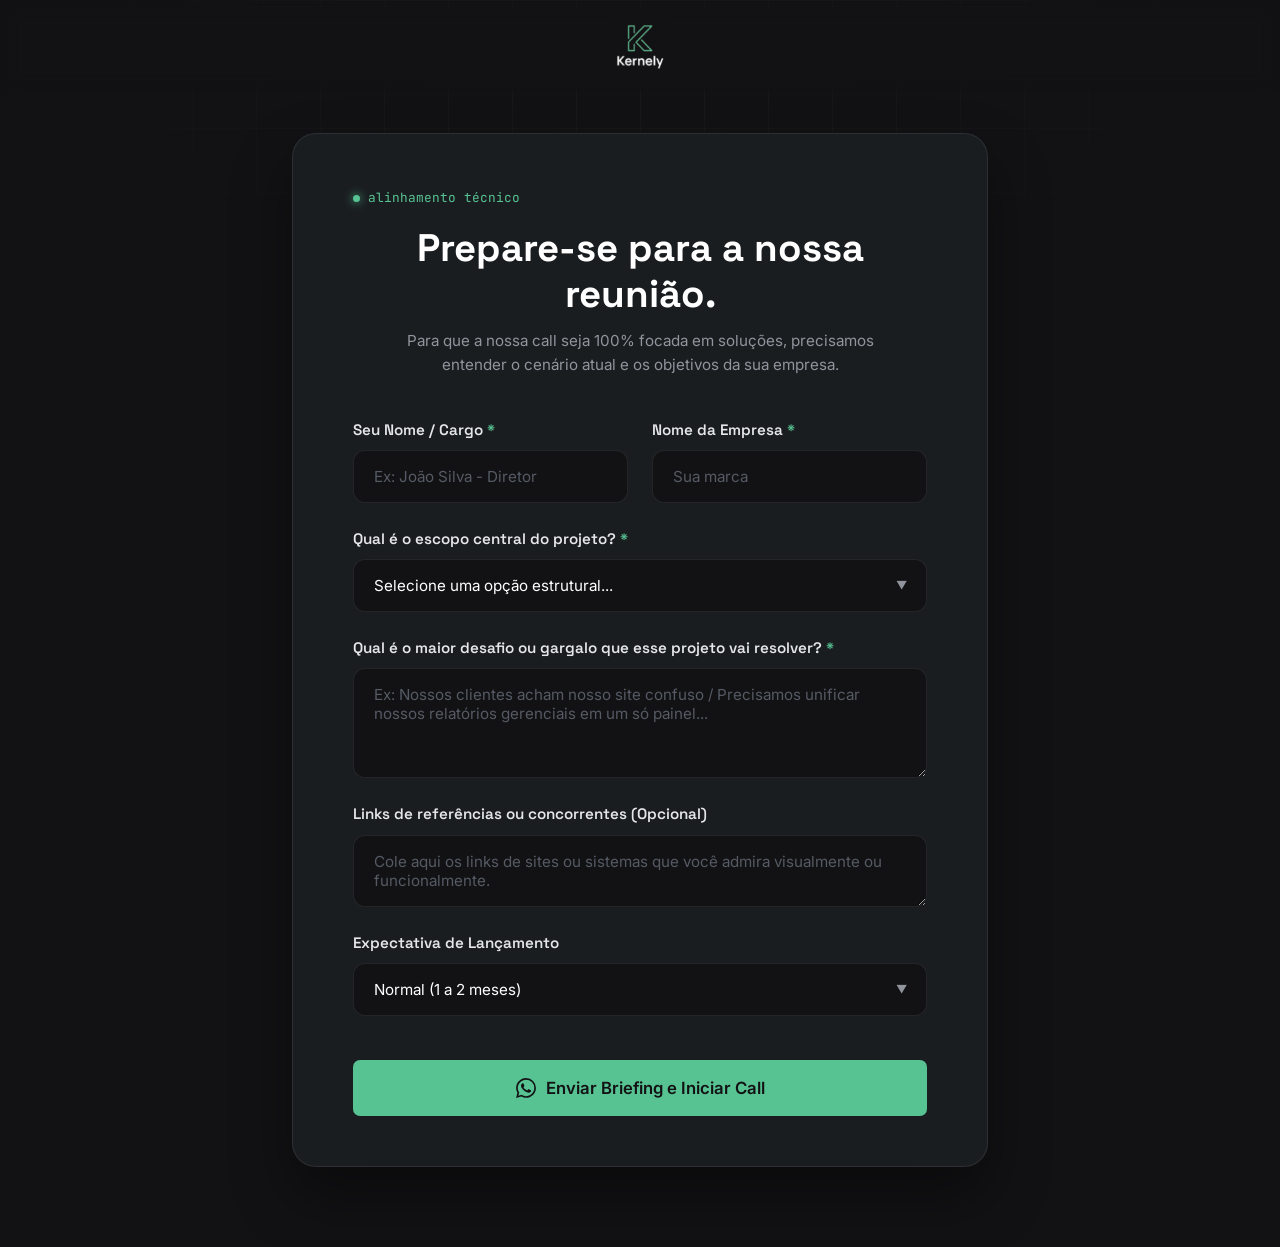
<file: briefing.html>
<!DOCTYPE html>
<html lang="pt-BR">
<head>
<meta charset="UTF-8">
<meta name="viewport" content="width=device-width, initial-scale=1.0, viewport-fit=cover">
<title>Briefing de Projeto — Kernely</title>
<meta name="description" content="Prepare-se para a nossa reunião técnica. Preencha os detalhes do seu projeto.">
<link rel="preconnect" href="https://fonts.googleapis.com">
<link rel="preconnect" href="https://fonts.gstatic.com" crossorigin>
<link href="https://fonts.googleapis.com/css2?family=Space+Grotesk:wght@400;500;600;700&family=Inter:wght@400;500;600&family=JetBrains+Mono:wght@400;500&display=swap" rel="stylesheet">
<link rel="stylesheet" href="styles.css?v=14">
<meta name="theme-color" content="#121214">

<!-- DADOS ESTRUTURADOS (SEO & GEO) -->
<script type="application/ld+json">
{
  "@context": "https://schema.org",
  "@type": "ProfessionalService",
  "@id": "https://kernely.com.br/#organization",
  "name": "Kernely",
  "alternateName": "Kernely Engenharia Web",
  "slogan": "Code that matters.",
  "url": "https://kernely.com.br/",
  "logo": "https://kernely.com.br/imagens/logo-kernely.png",
  "image": "https://kernely.com.br/imagens/capa-og.jpg",
  "description": "Engenharia de software focada em alta performance. Desenvolvemos Sistemas Web com painéis hierárquicos, Aplicações Desktop executáveis e Sites Otimizados para conversão.",
  "email": "kernelyltda@gmail.com",
  "areaServed": "BR",
  "address": {
    "@type": "PostalAddress",
    "addressLocality": "São Paulo",
    "addressRegion": "SP",
    "addressCountry": "BR"
  },
  "contactPoint": {
    "@type": "ContactPoint",
    "telephone": "+55-11-99562-0111",
    "email": "kernelyltda@gmail.com",
    "contactType": "Atendimento Comercial",
    "areaServed": "BR",
    "availableLanguage": "Portuguese"
  },
  "makesOffer": [
    {
      "@type": "Offer",
      "itemOffered": {
        "@type": "Service",
        "name": "Desenvolvimento de Sistemas Web e Dashboards"
      }
    },
    {
      "@type": "Offer",
      "itemOffered": {
        "@type": "Service",
        "name": "Desenvolvimento de Aplicações Desktop Executáveis"
      }
    },
    {
      "@type": "Offer",
      "itemOffered": {
        "@type": "Service",
        "name": "Criação de Landing Pages e Sites Institucionais"
      }
    }
  ],
  "knowsAbout": [
    "Desenvolvimento Web",
    "Sites Institucionais",
    "Landing Pages de Alta Conversão",
    "Sistemas Web e Dashboards",
    "Aplicações Desktop Executáveis",
    "SEO",
    "GEO (Generative Engine Optimization)"
  ],
  "sameAs": [
    "https://www.instagram.com/kernely",
    "https://github.com/kernelyltda",
    "https://linkedin.com/company/kernely"
  ]
}
</script>
</head>
<body style="background: var(--bg); min-height: 100vh; display: flex; flex-direction: column;">

<div class="grain"></div>

<!-- HEADER MINIMALISTA (Sem menu para evitar fugas) -->
<header style="position: relative; border-bottom: none; padding: 24px 0; background: transparent;">
  <div class="wrap" style="display: flex; justify-content: center;">
    <a class="brand" href="/">
      <img src="imagens/logo-kernely.png" alt="Logo Kernely" style="height: 45px;">
    </a>
  </div>
</header>

<main style="flex: 1; display: flex; align-items: center; padding: 40px 0 80px;">
  <div class="wrap" style="width: 100%; max-width: 760px;">
    
    <div class="briefing-container">
      <div class="briefing-head">
        <span class="eyebrow" style="justify-content: center; margin-bottom: 16px;">alinhamento técnico</span>
        <h1 style="font-family: var(--display); font-size: clamp(1.8rem, 4vw, 2.4rem); font-weight: 700; color: #FFF; text-align: center; margin-bottom: 12px; line-height: 1.2;">
          Prepare-se para a nossa reunião.
        </h1>
        <p style="color: var(--muted); text-align: center; font-size: 0.95rem; line-height: 1.6; max-width: 500px; margin: 0 auto 40px;">
          Para que a nossa call seja 100% focada em soluções, precisamos entender o cenário atual e os objetivos da sua empresa.
        </p>
      </div>

      <!-- FORMULÁRIO DE BRIEFING -->
      <form id="briefing-form" class="briefing-form">
        
        <div class="form-row">
          <div class="form-group">
            <label for="b-nome">Seu Nome / Cargo <span class="req">*</span></label>
            <input type="text" id="b-nome" placeholder="Ex: João Silva - Diretor" required>
          </div>
          <div class="form-group">
            <label for="b-empresa">Nome da Empresa <span class="req">*</span></label>
            <input type="text" id="b-empresa" placeholder="Sua marca" required>
          </div>
        </div>

        <div class="form-group">
          <label for="b-tipo">Qual é o escopo central do projeto? <span class="req">*</span></label>
          <div class="custom-select-wrapper">
            <select id="b-tipo" required>
              <option value="" disabled selected>Selecione uma opção estrutural...</option>
              <option value="Landing Page / Site Institucional">Site Institucional / Landing Page de Vendas</option>
              <option value="Sistema de Gestão (Acessos Hierárquicos / Relatórios)">Sistema Web (Painéis, Acessos Hierárquicos, Relatórios)</option>
              <option value="Aplicação Desktop / Operação de Alta Carga">Aplicação Desktop (Operação local, automações, monitoramento)</option>
              <option value="Ainda não tenho certeza">Ainda não tenho certeza, preciso de consultoria</option>
            </select>
          </div>
        </div>

        <div class="form-group">
          <label for="b-desafio">Qual é o maior desafio ou gargalo que esse projeto vai resolver? <span class="req">*</span></label>
          <textarea id="b-desafio" rows="4" placeholder="Ex: Nossos clientes acham nosso site confuso / Precisamos unificar nossos relatórios gerenciais em um só painel..." required></textarea>
        </div>

        <div class="form-group">
          <label for="b-referencias">Links de referências ou concorrentes (Opcional)</label>
          <textarea id="b-referencias" rows="2" placeholder="Cole aqui os links de sites ou sistemas que você admira visualmente ou funcionalmente."></textarea>
        </div>

        <div class="form-row">
          <div class="form-group">
            <label for="b-prazo">Expectativa de Lançamento</label>
            <div class="custom-select-wrapper">
              <select id="b-prazo">
                <option value="Urgente (Menos de 30 dias)">Urgente (Menos de 30 dias)</option>
                <option value="Normal (1 a 2 meses)" selected>Normal (1 a 2 meses)</option>
                <option value="Planejamento (Mais de 3 meses)">Planejamento (Mais de 3 meses)</option>
              </select>
            </div>
          </div>
        </div>

        <button type="submit" class="btn-primary" style="width: 100%; padding: 18px; font-size: 1.05rem; margin-top: 20px; display: flex; justify-content: center; align-items: center; gap: 10px;">
          <svg viewBox="0 0 24 24" width="20" height="20" fill="currentColor"><path d="M17.472 14.382c-.297-.149-1.758-.867-2.03-.967-.273-.099-.471-.148-.67.15-.197.297-.767.966-.94 1.164-.173.199-.347.223-.644.075-.297-.15-1.255-.463-2.39-1.475-.883-.788-1.48-1.761-1.653-2.059-.173-.297-.018-.458.13-.606.134-.133.298-.347.446-.52.149-.174.198-.298.298-.497.099-.198.05-.371-.025-.52-.075-.149-.669-1.612-.916-2.207-.242-.579-.487-.5-.669-.51-.173-.008-.371-.01-.57-.01-.198 0-.52.074-.792.372-.272.297-1.04 1.016-1.04 2.479 0 1.462 1.065 2.875 1.213 3.074.149.198 2.096 3.2 5.077 4.487.709.306 1.262.489 1.694.625.712.227 1.36.195 1.871.118.571-.085 1.758-.719 2.006-1.413.248-.694.248-1.289.173-1.413-.074-.124-.272-.198-.57-.347m-5.421 7.403h-.004a9.87 9.87 0 01-5.031-1.378l-.361-.214-3.741.982.998-3.648-.235-.374a9.86 9.86 0 01-1.51-5.26c.001-5.45 4.436-9.884 9.888-9.884 2.64 0 5.122 1.03 6.988 2.898a9.825 9.825 0 012.893 6.994c-.003 5.45-4.437 9.884-9.885 9.884m8.413-18.297A11.815 11.815 0 0012.05 0C5.495 0 .16 5.335.157 11.892c0 2.096.547 4.142 1.588 5.945L.057 24l6.305-1.654a11.882 11.882 0 005.683 1.448h.005c6.554 0 11.89-5.335 11.893-11.893a11.821 11.821 0 00-3.48-8.413Z"/></svg>
          Enviar Briefing e Iniciar Call
        </button>

      </form>
    </div>
  </div>
</main>

<script>
  // Lógica para capturar os dados do formulário e enviar pelo WhatsApp formatado
  document.getElementById('briefing-form').addEventListener('submit', function(e) {
    e.preventDefault(); // Impede o recarregamento da página

    const nome = document.getElementById('b-nome').value;
    const empresa = document.getElementById('b-empresa').value;
    const tipo = document.getElementById('b-tipo').value;
    const desafio = document.getElementById('b-desafio').value;
    const referencias = document.getElementById('b-referencias').value || "Nenhuma informada.";
    const prazo = document.getElementById('b-prazo').value;

    const mensagem = `*NOVO BRIEFING RECEBIDO* ⚡%0A%0A` +
                     `*Nome:* ${nome}%0A` +
                     `*Empresa:* ${empresa}%0A` +
                     `*Escopo Técnico:* ${tipo}%0A` +
                     `*Prazo Esperado:* ${prazo}%0A%0A` +
                     `*O Desafio / Gargalo:*%0A${desafio}%0A%0A` +
                     `*Referências:*%0A${referencias}%0A%0A` +
                     `_Aguardo nossa call!_`;

    // Redireciona para o WhatsApp com os dados preenchidos
    window.open(`https://wa.me/5511995620111?text=${mensagem}`, '_blank');
  });
</script>

</body>
</html>
</file>
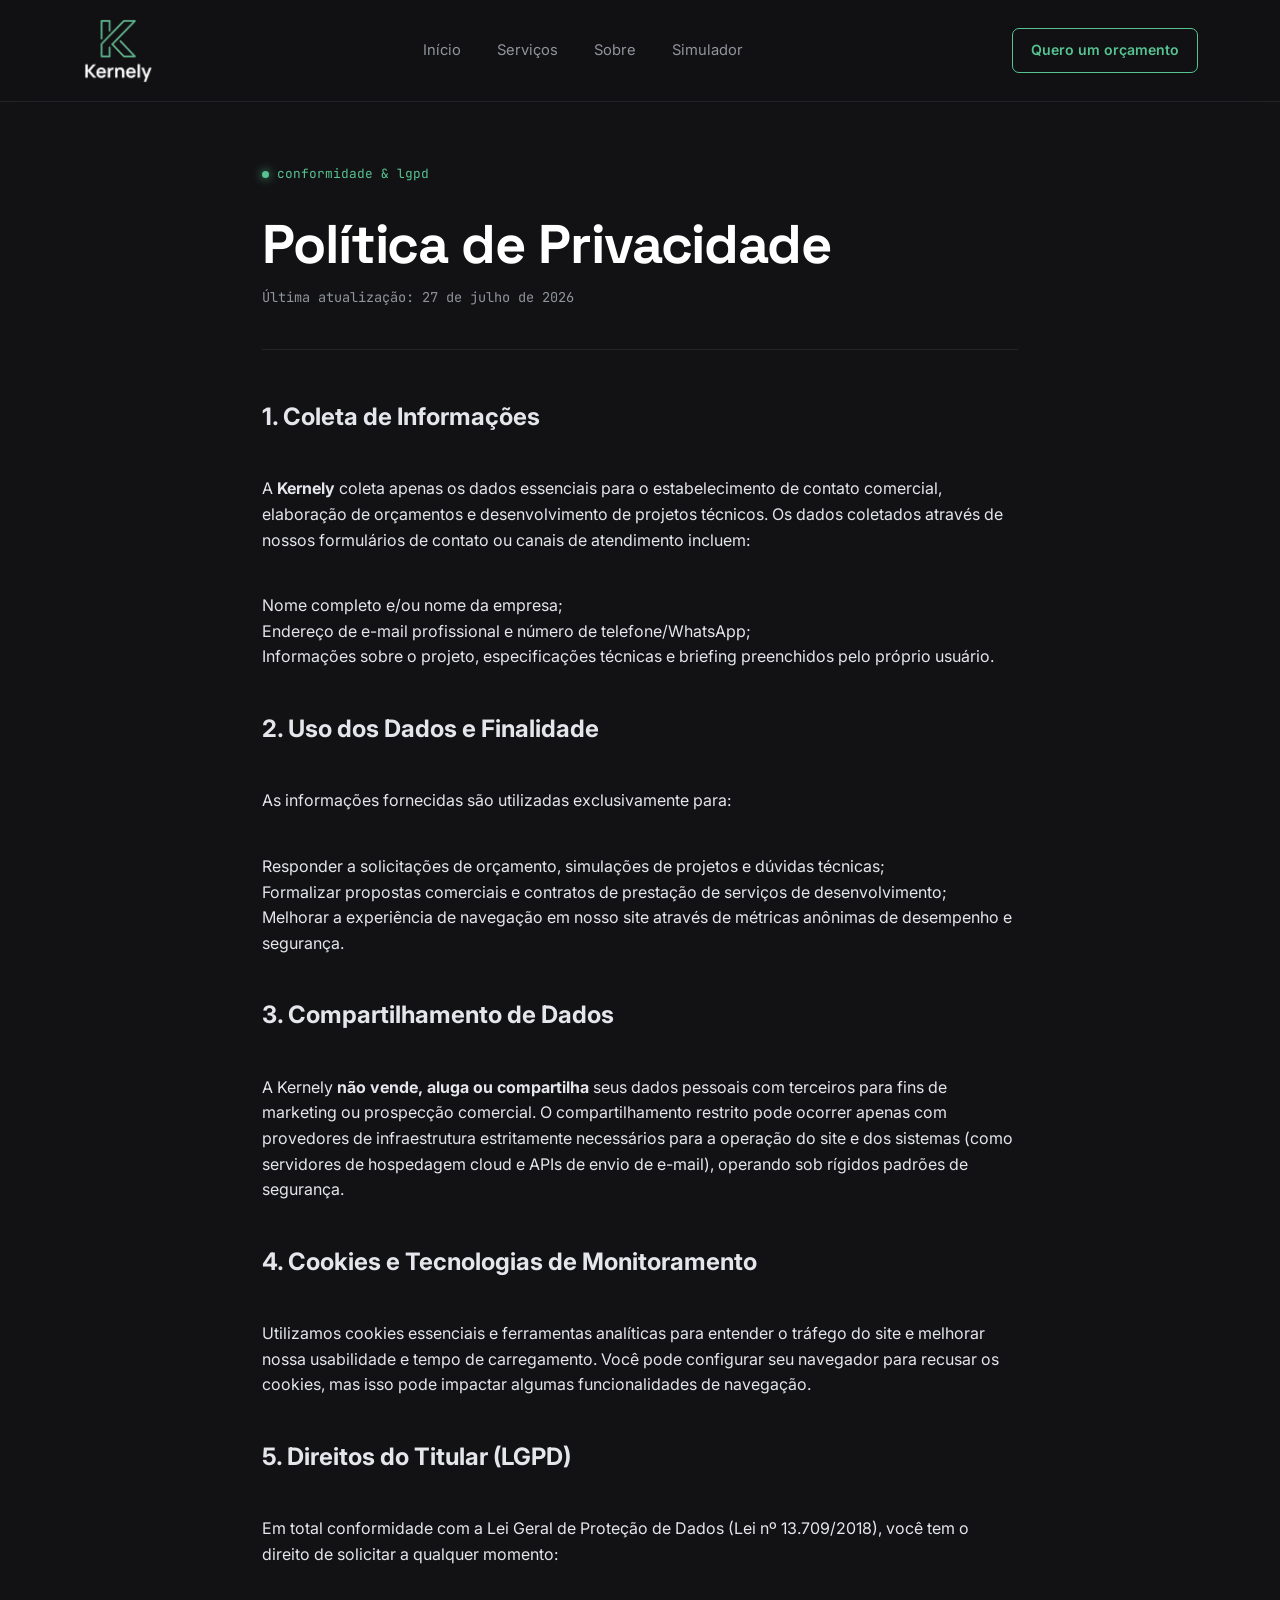
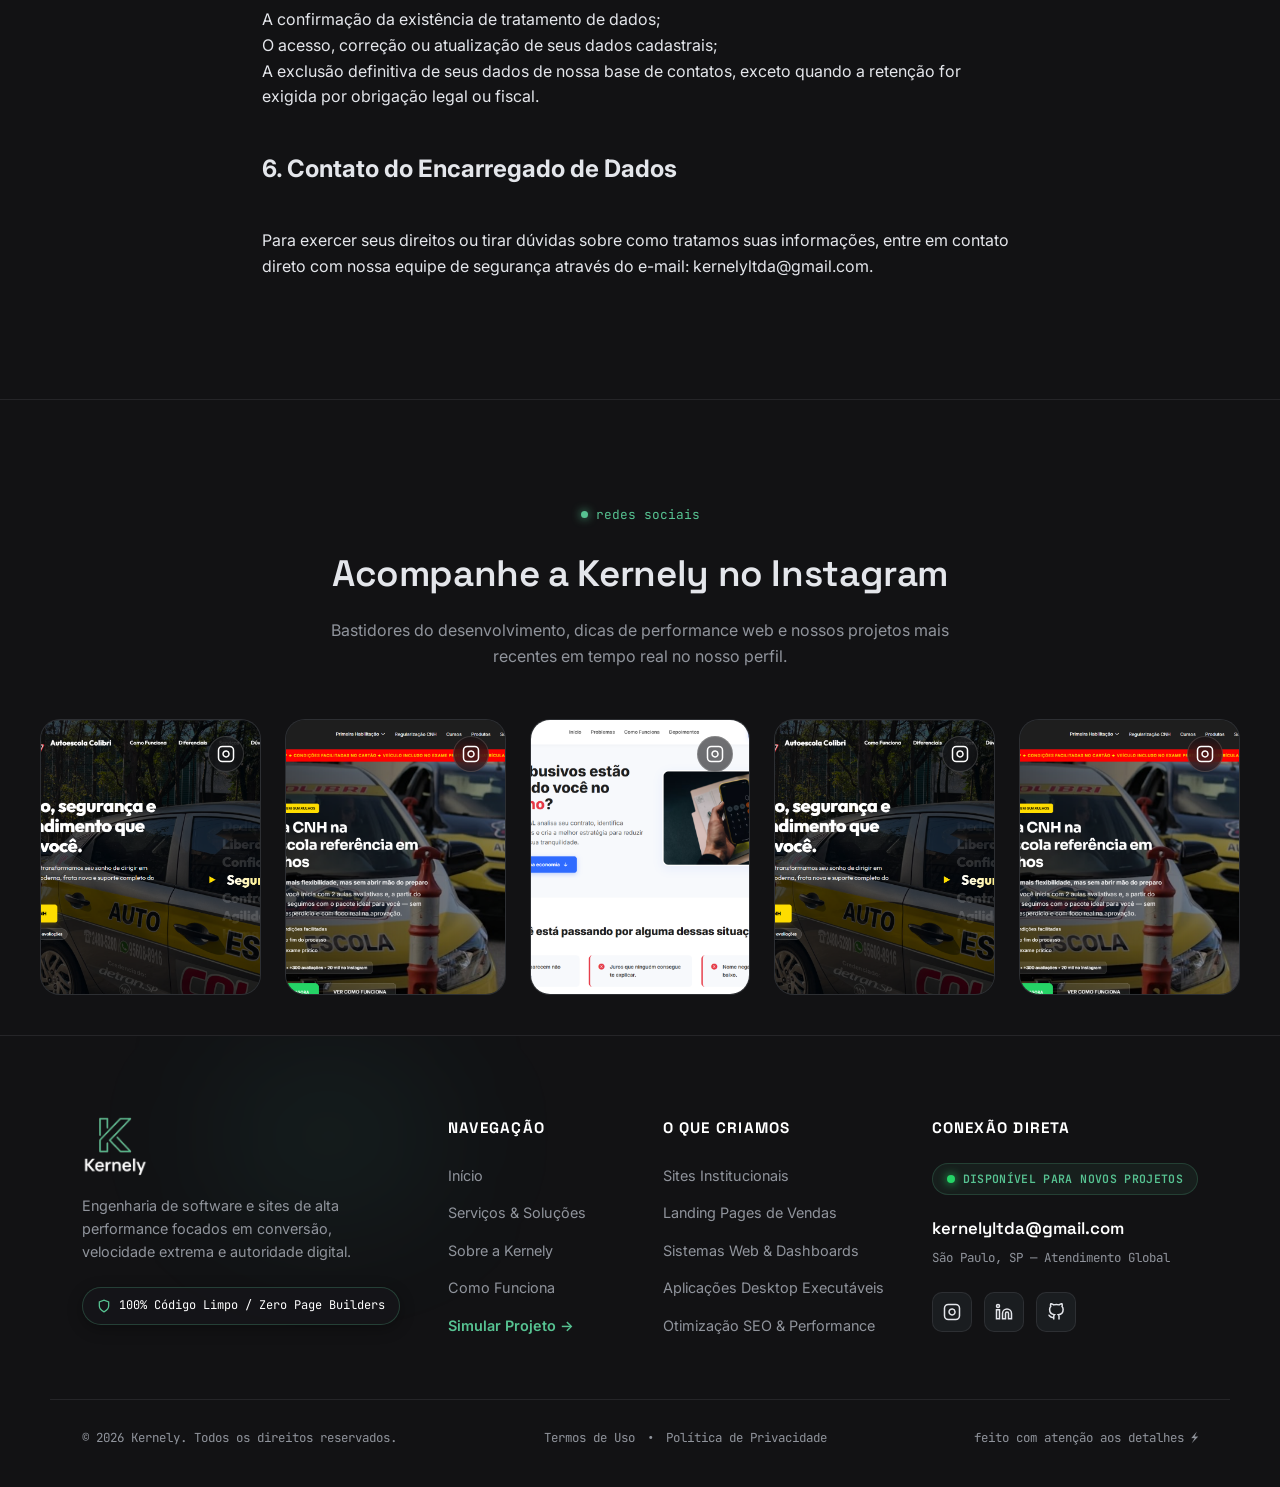
<file: privacidade.html>
<!DOCTYPE html>
<html lang="pt-BR">
<head>
  <meta charset="UTF-8">
  <meta name="viewport" content="width=device-width, initial-scale=1.0">
  <title>Política de Privacidade — Kernely</title>
  <link rel="stylesheet" href="styles.css">
  <link rel="preconnect" href="https://fonts.googleapis.com">
  <link rel="preconnect" href="https://fonts.gstatic.com" crossorigin>
  <link href="https://fonts.googleapis.com/css2?family=Inter:wght@400;500;600&family=JetBrains+Mono:wght@400;700&family=Space+Grotesk:wght@600;700&display=swap" rel="stylesheet">
<!-- DADOS ESTRUTURADOS (SEO & GEO) -->
<script type="application/ld+json">
{
  "@context": "https://schema.org",
  "@type": "ProfessionalService",
  "@id": "https://kernely.com.br/#organization",
  "name": "Kernely",
  "alternateName": "Kernely Engenharia Web",
  "slogan": "Code that matters.",
  "url": "https://kernely.com.br/",
  "logo": "https://kernely.com.br/imagens/logo-kernely.png",
  "image": "https://kernely.com.br/imagens/capa-og.jpg",
  "description": "Engenharia de software focada em alta performance. Desenvolvemos Sistemas Web com painéis hierárquicos, Aplicações Desktop executáveis e Sites Otimizados para conversão.",
  "email": "kernelyltda@gmail.com",
  "areaServed": "BR",
  "address": {
    "@type": "PostalAddress",
    "addressLocality": "São Paulo",
    "addressRegion": "SP",
    "addressCountry": "BR"
  },
  "contactPoint": {
    "@type": "ContactPoint",
    "telephone": "+55-11-99562-0111",
    "email": "kernelyltda@gmail.com",
    "contactType": "Atendimento Comercial",
    "areaServed": "BR",
    "availableLanguage": "Portuguese"
  },
  "makesOffer": [
    {
      "@type": "Offer",
      "itemOffered": {
        "@type": "Service",
        "name": "Desenvolvimento de Sistemas Web e Dashboards"
      }
    },
    {
      "@type": "Offer",
      "itemOffered": {
        "@type": "Service",
        "name": "Desenvolvimento de Aplicações Desktop Executáveis"
      }
    },
    {
      "@type": "Offer",
      "itemOffered": {
        "@type": "Service",
        "name": "Criação de Landing Pages e Sites Institucionais"
      }
    }
  ],
  "knowsAbout": [
    "Desenvolvimento Web",
    "Sites Institucionais",
    "Landing Pages de Alta Conversão",
    "Sistemas Web e Dashboards",
    "Aplicações Desktop Executáveis",
    "SEO",
    "GEO (Generative Engine Optimization)"
  ],
  "sameAs": [
    "https://www.instagram.com/kernely",
    "https://github.com/kernelyltda",
    "https://linkedin.com/company/kernely"
  ]
}
</script>
</head>
<body>

  <!-- O MESMO HEADER DO SEU SITE -->
  <header>
  <nav>
    <a class="brand" href="index.html">
      <img src="imagens/logo-kernely.png" alt="Logo Kernely" class="logo-img">
    </a>
    <div class="nav-links">
      <a href="index.html" >Início</a>
      <a href="servicos.html">Serviços</a>
      <a href="sobre.html">Sobre</a>
      <a href="simulador.html">Simulador</a>
    </div>
    <a class="nav-cta" href="https://wa.me/5511995620111?text=Ol%C3%A1!%20Gostaria%20de%20solicitar%20um%20or%C3%A7amento%20com%20a%20Kernely." target="_blank" rel="noopener noreferrer">Quero um orçamento</a>
  </nav>
</header>

<!-- BARRA DE NAVEGAÇÃO MOBILE -->
<nav class="mobile-bottom-nav">
  <a href="index.html" class="active">
    <svg viewBox="0 0 24 24"><path d="M3 9l9-7 9 7v11a2 2 0 0 1-2 2H5a2 2 0 0 1-2-2z"/><polyline points="9 22 9 12 15 12 15 22"/></svg>
    <span>Início</span>
  </a>
  <a href="servicos.html">
    <svg viewBox="0 0 24 24"><rect x="3" y="3" width="7" height="7"/><rect x="14" y="3" width="7" height="7"/><rect x="14" y="14" width="7" height="7"/><rect x="3" y="14" width="7" height="7"/></svg>
    <span>Serviços</span>
  </a>
  <a href="sobre.html">
    <svg viewBox="0 0 24 24"><path d="M20 21v-2a4 4 0 0 0-4-4H8a4 4 0 0 0-4 4v2"/><circle cx="12" cy="7" r="4"/></svg>
    <span>Sobre</span>
  </a>
  <a href="simulador.html">
    <svg viewBox="0 0 24 24"><rect x="2" y="3" width="20" height="14" rx="2" ry="2"/><line x1="8" y1="21" x2="16" y2="21"/><line x1="12" y1="17" x2="12" y2="21"/></svg>
    <span>Simulador</span>
  </a>
</nav>

  <!-- SEÇÃO DE CONTEÚDO JURÍDICO -->
  <main class="k-legal-section">
    <div class="wrap legal-wrap">
      
      <div class="legal-header">
        <span class="eyebrow">conformidade & lgpd</span>
        <h1>Política de Privacidade</h1>
        <p class="last-updated">Última atualização: 27 de julho de 2026</p>
      </div>

      <div class="legal-content">
        <!-- 💡 COLE O TEXTO DA POLÍTICA DE PRIVACIDADE AQUI ABAIXO -->
        
        <h2>1. Coleta de Informações</h2>
        <p>A <strong>Kernely</strong> coleta apenas os dados essenciais para o estabelecimento de contato comercial, elaboração de orçamentos e desenvolvimento de projetos técnicos. Os dados coletados através de nossos formulários de contato ou canais de atendimento incluem:</p>
        <ul>
          <li>Nome completo e/ou nome da empresa;</li>
          <li>Endereço de e-mail profissional e número de telefone/WhatsApp;</li>
          <li>Informações sobre o projeto, especificações técnicas e briefing preenchidos pelo próprio usuário.</li>
        </ul>

        <h2>2. Uso dos Dados e Finalidade</h2>
        <p>As informações fornecidas são utilizadas exclusivamente para:</p>
        <ul>
          <li>Responder a solicitações de orçamento, simulações de projetos e dúvidas técnicas;</li>
          <li>Formalizar propostas comerciais e contratos de prestação de serviços de desenvolvimento;</li>
          <li>Melhorar a experiência de navegação em nosso site através de métricas anônimas de desempenho e segurança.</li>
        </ul>

        <h2>3. Compartilhamento de Dados</h2>
        <p>A Kernely <strong>não vende, aluga ou compartilha</strong> seus dados pessoais com terceiros para fins de marketing ou prospecção comercial. O compartilhamento restrito pode ocorrer apenas com provedores de infraestrutura estritamente necessários para a operação do site e dos sistemas (como servidores de hospedagem cloud e APIs de envio de e-mail), operando sob rígidos padrões de segurança.</p>

        <h2>4. Cookies e Tecnologias de Monitoramento</h2>
        <p>Utilizamos cookies essenciais e ferramentas analíticas para entender o tráfego do site e melhorar nossa usabilidade e tempo de carregamento. Você pode configurar seu navegador para recusar os cookies, mas isso pode impactar algumas funcionalidades de navegação.</p>

        <h2>5. Direitos do Titular (LGPD)</h2>
        <p>Em total conformidade com a Lei Geral de Proteção de Dados (Lei nº 13.709/2018), você tem o direito de solicitar a qualquer momento:</p>
        <ul>
          <li>A confirmação da existência de tratamento de dados;</li>
          <li>O acesso, correção ou atualização de seus dados cadastrais;</li>
          <li>A exclusão definitiva de seus dados de nossa base de contatos, exceto quando a retenção for exigida por obrigação legal ou fiscal.</li>
        </ul>

        <h2>6. Contato do Encarregado de Dados</h2>
        <p>Para exercer seus direitos ou tirar dúvidas sobre como tratamos suas informações, entre em contato direto com nossa equipe de segurança através do e-mail: <a href="mailto:kernelyltda@gmail.com">kernelyltda@gmail.com</a>.</p>

      </div>

    </div>
  </main>

  <section class="k-social-section">
  <div class="wrap">
   
    <div class="section-head reveal" style="text-align: center; margin: 0 auto 50px;">
      <span class="eyebrow" style="justify-content: center;">redes sociais</span>
      <h2>Acompanhe a Kernely no Instagram</h2>
      <p>Bastidores do desenvolvimento, dicas de performance web e nossos projetos mais recentes em tempo real no nosso perfil.</p>
    </div>


    <!-- GRID DE POSTS (5 NO DESKTOP / 3 NO MOBILE) -->
    <div class="insta-grid reveal d1" id="insta-feed-container">
      <!-- O Javascript irá injetar os seus posts reais do Behold.so aqui automaticamente -->
    </div>


  </div>
</section>


  <!-- ==========================================================================
     RODAPÉ (FOOTER) — ARQUITETURA EM 4 COLUNAS & SUB-FOOTER LEGAL
     ========================================================================== -->
<footer class="k-footer">
  <div class="footer-glow"></div>
  
  <div class="wrap footer-main-grid">
    
    <!-- COLUNA 1: MARCA & MISSÃO -->
    <div class="footer-col brand-col">
      <a href="index.html" class="footer-brand">
        <img src="imagens/logo-kernely.png" alt="Kernely Logo" class="logo-img-footer">
      </a>
      <p class="footer-desc">Engenharia de software e sites de alta performance focados em conversão, velocidade extrema e autoridade digital.</p>
      <div class="footer-badge">
        <svg viewBox="0 0 24 24" fill="none" stroke="currentColor"><path d="M12 22s8-4 8-10V5l-8-3-8 3v7c0 6 8 10 8 10z"/></svg>
        <span>100% Código Limpo / Zero Page Builders</span>
      </div>
    </div>

    <!-- COLUNA 2: NAVEGAÇÃO -->
    <div class="footer-col">
      <span class="footer-title">Navegação</span>
      <ul class="footer-nav">
        <li><a href="index.html">Início</a></li>
        <li><a href="servicos.html">Serviços & Soluções</a></li>
        <li><a href="sobre.html">Sobre a Kernely</a></li>
        <li><a href="index.html#processo">Como Funciona</a></li>
        <li><a href="https://wa.me/5511995620111?text=Olá,%20gostaria%20de%20simular%20e%20fazer%20o%20orçamento%20de%20um%20projeto%20com%20a%20Kernely!" target="_blank" rel="noopener noreferrer" class="link-highlight">Simular Projeto →</a></li>
      </ul>
    </div>

    <!-- COLUNA 3: O QUE CRIAMOS -->
    <div class="footer-col">
      <span class="footer-title">O Que Criamos</span>
      <ul class="footer-nav">
        <li><a href="servicos.html">Sites Institucionais</a></li>
        <li><a href="servicos.html">Landing Pages de Vendas</a></li>
        <li><a href="servicos.html">Sistemas Web & Dashboards</a></li>
        <li><a href="servicos.html">Aplicações Desktop Executáveis</a></li>
        <li><a href="servicos.html">Otimização SEO & Performance</a></li>
      </ul>
    </div>

    <!-- COLUNA 4: CONTATO & STATUS -->
    <div class="footer-col contact-col">
      <span class="footer-title">Conexão Direta</span>
      
      <div class="status-indicator">
        <span class="status-dot"></span>
        <span class="status-text">Disponível para novos projetos</span>
      </div>

      <div class="contact-info">
        <a href="mailto:kernelyltda@gmail.com" class="contact-email">kernelyltda@gmail.com</a>
        <span class="contact-loc">São Paulo, SP — Atendimento Global</span>
      </div>

      <div class="footer-socials">
        <a href="https://www.instagram.com/kernely" target="_blank" rel="noopener noreferrer" aria-label="Instagram">
          <svg viewBox="0 0 24 24"><rect x="2" y="2" width="20" height="20" rx="5" ry="5"/><path d="M16 11.37A4 4 0 1 1 12.63 8 4 4 0 0 1 16 11.37z"/><line x1="17.5" y1="6.5" x2="17.51" y2="6.5"/></svg>
        </a>
        <a href="https://linkedin.com/in/guih-barbz" target="_blank" rel="noopener noreferrer" aria-label="LinkedIn">
          <svg viewBox="0 0 24 24"><path d="M16 8a6 6 0 0 1 6 6v7h-4v-7a2 2 0 0 0-2-2 2 2 0 0 0-2 2v7h-4v-7a6 6 0 0 1 6-6z"/><rect x="2" y="9" width="4" height="12"/><circle cx="4" cy="4" r="2"/></svg>
        </a>
        <a href="https://github.com/kernelyltda" target="_blank" rel="noopener noreferrer" aria-label="GitHub">
          <svg viewBox="0 0 24 24"><path d="M9 19c-5 1.5-5-2.5-7-3m14 6v-3.87a3.37 3.37 0 0 0-.94-2.61c3.14-.35 6.44-1.54 6.44-7A5.44 5.44 0 0 0 20 4.77 5.07 5.07 0 0 0 19.91 1S18.73.65 16 2.48a13.38 13.38 0 0 0-7 0C6.27.65 5.09 1 5.09 1A5.07 5.07 0 0 0 5 4.77a5.44 5.44 0 0 0-1.5 3.78c0 5.42 3.3 6.61 6.44 7A3.37 3.37 0 0 0 9 18.13V22"/></svg>
        </a>
      </div>
    </div>

  </div>

  <!-- LINHA INFERIOR (SUB-FOOTER) -->
  <div class="wrap footer-bottom-bar">
    <div class="fb-left">© 2026 Kernely. Todos os direitos reservados.</div>
    <div class="fb-center">
  <a href="termos.html">Termos de Uso</a>
  <span>•</span>
  <a href="privacidade.html">Política de Privacidade</a>
</div>
    <div class="fb-right">feito com atenção aos detalhes ⚡</div>
  </div>
</footer>

<script src="script.js"></script>
</body>
</html>
</file>
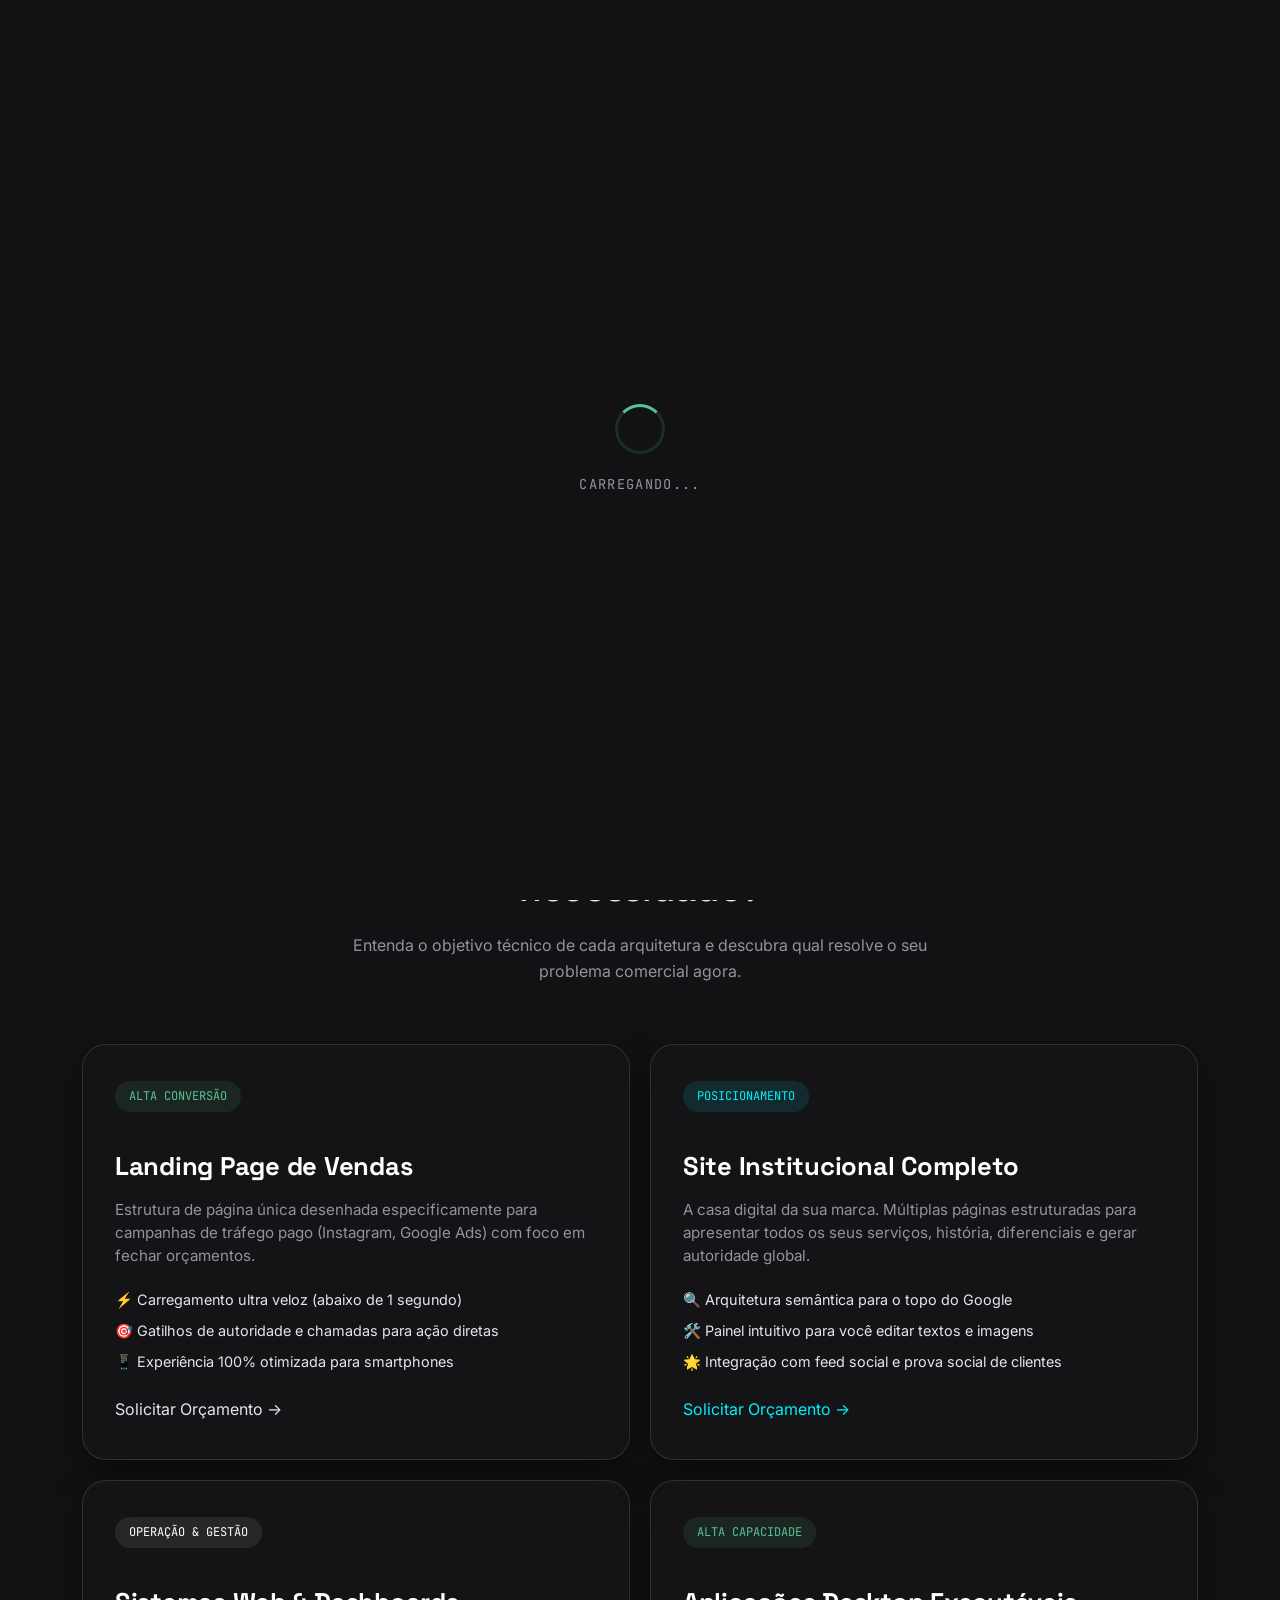
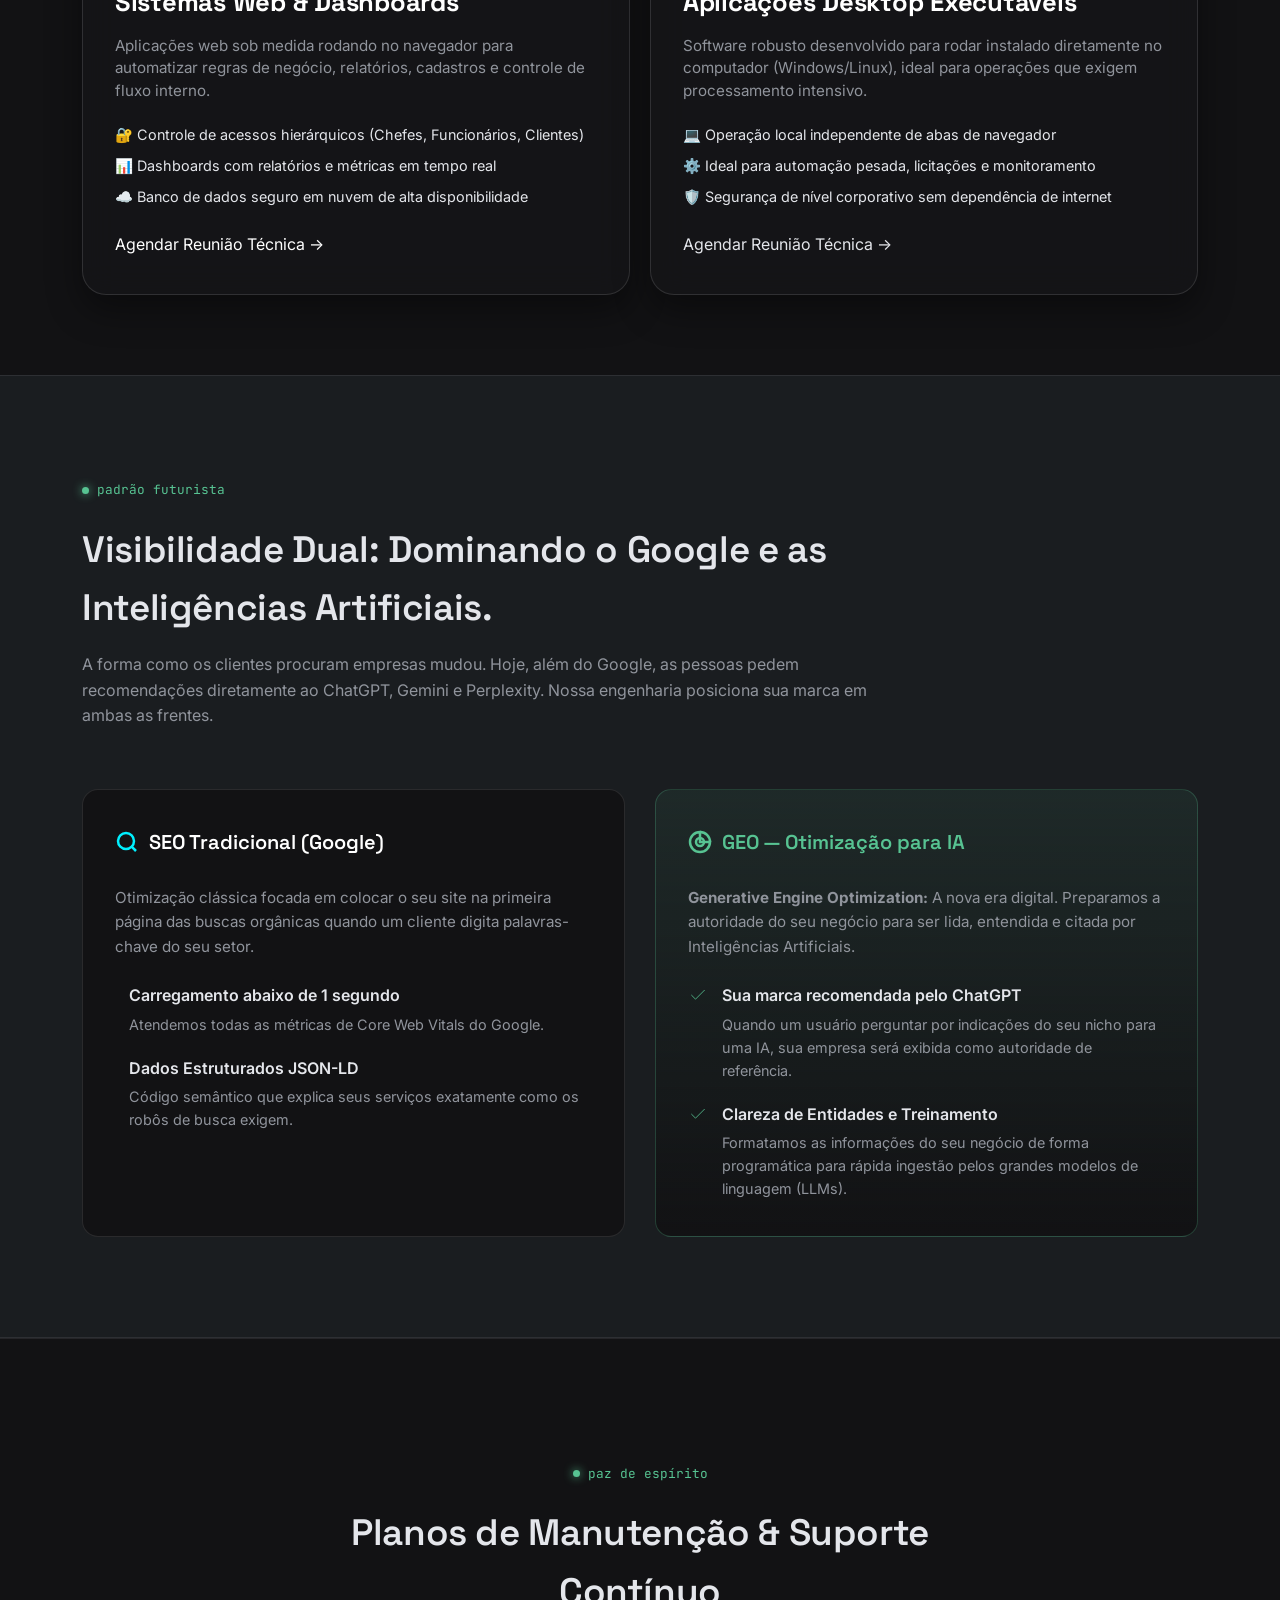
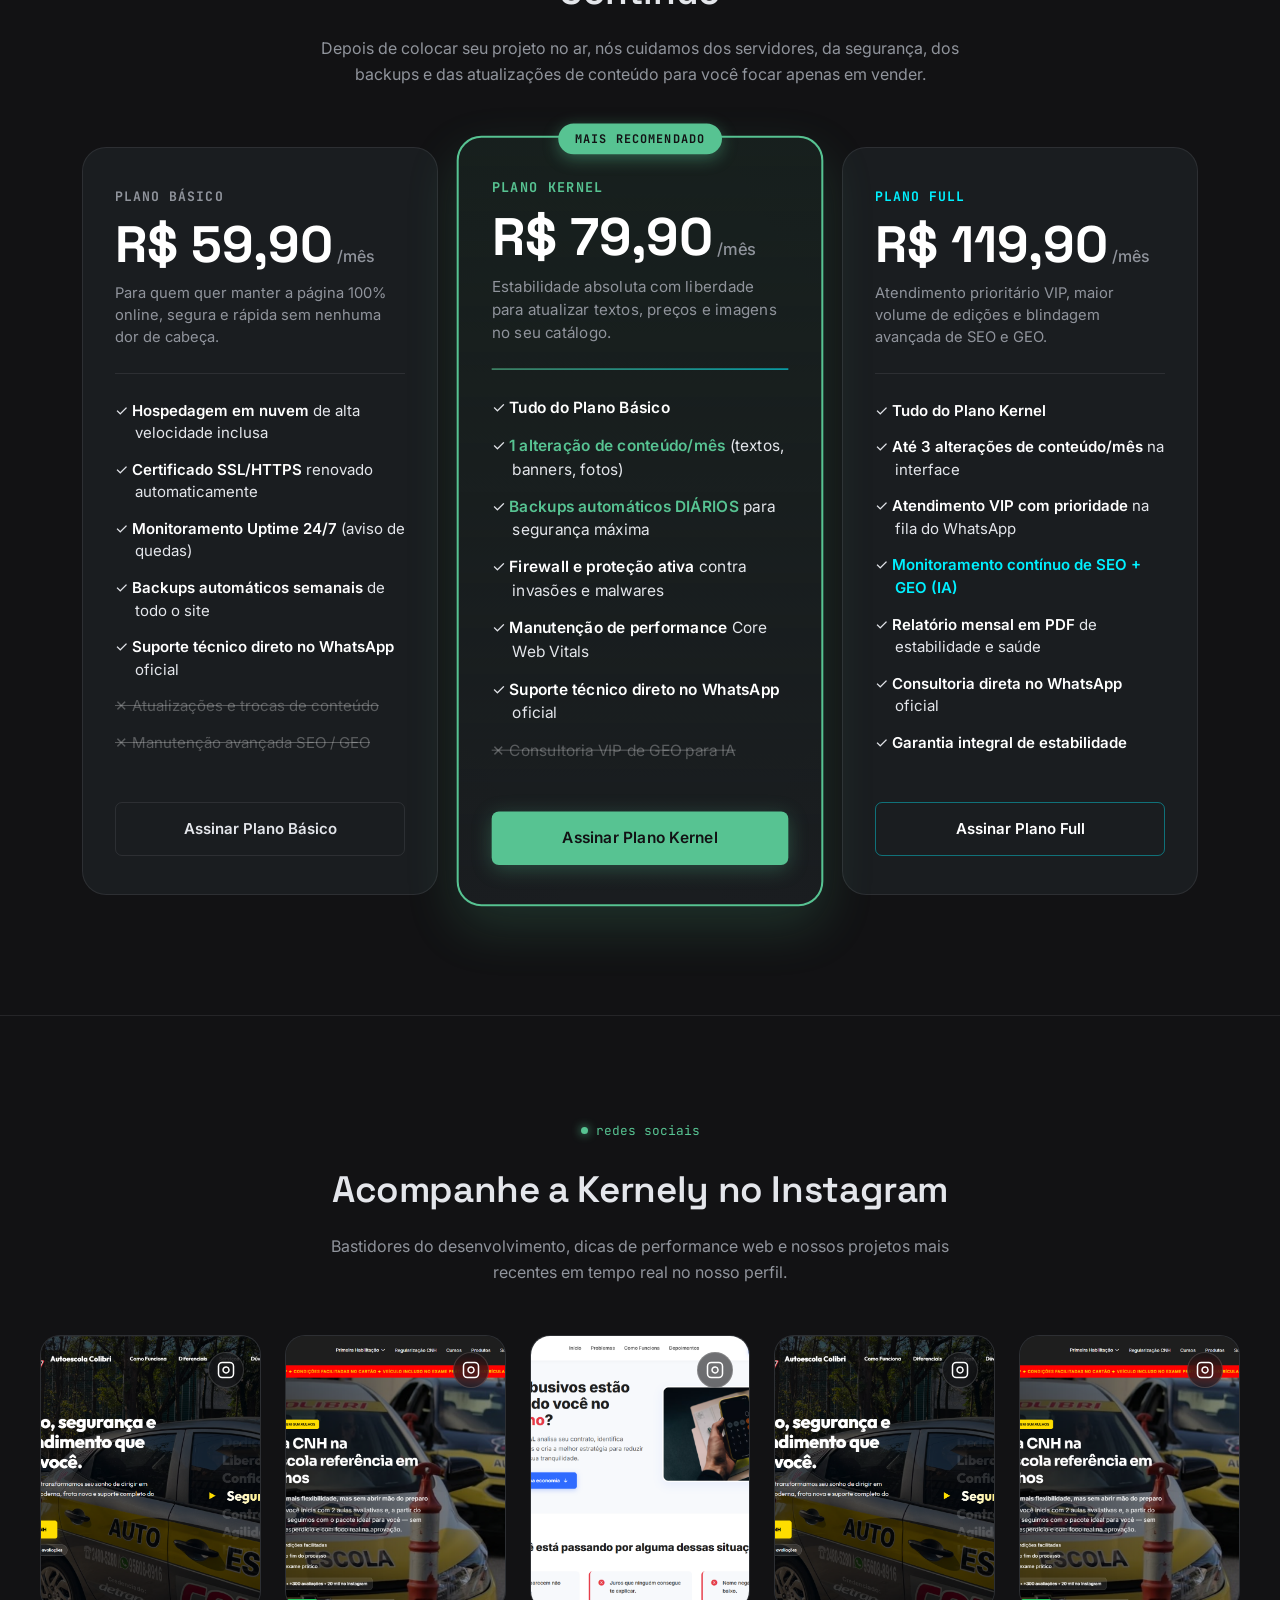
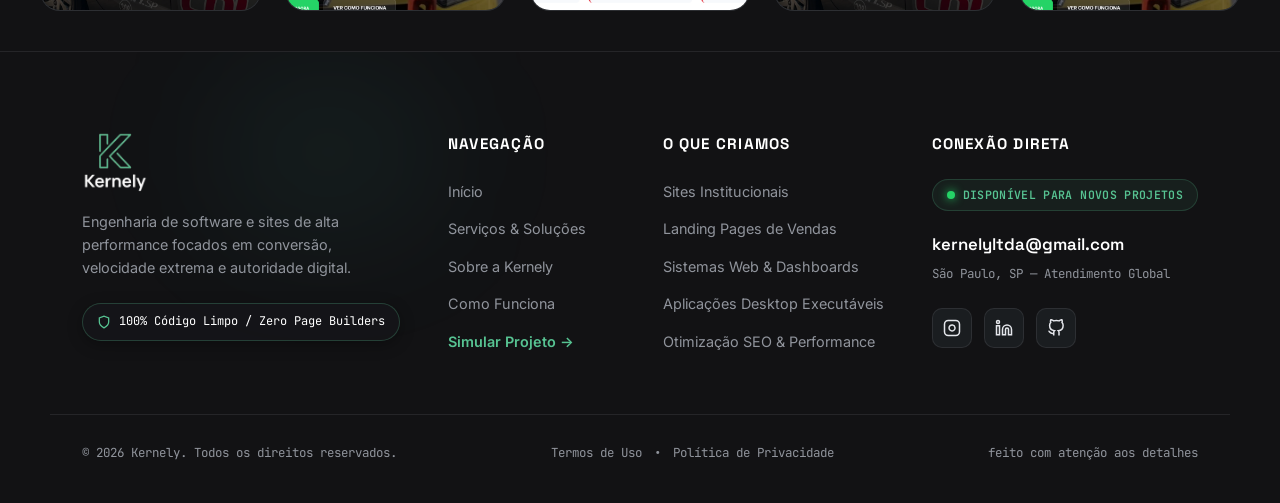
<file: servicos.html>
<!DOCTYPE html>
<html lang="pt-BR">
<head>
<meta charset="UTF-8">
<meta name="viewport" content="width=device-width, initial-scale=1.0, viewport-fit=cover">
<title>Serviços & Soluções Web — Kernely</title>
<meta name="description" content="Engenharia de software sob medida, Landing Pages de alta conversão, Sistemas Web, otimização SEO/GEO para Inteligência Artificial e planos de manutenção.">
<link rel="preconnect" href="https://fonts.googleapis.com">
<link rel="preconnect" href="https://fonts.gstatic.com" crossorigin>
<link href="https://fonts.googleapis.com/css2?family=Space+Grotesk:wght@400;500;600;700&family=Inter:wght@400;500;600&family=JetBrains+Mono:wght@400;500&display=swap" rel="stylesheet">
<link rel="stylesheet" href="styles.css?v=11">

<!-- Favicons -->
<link rel="icon" type="image/svg+xml" href="imagens/favicon.svg">
<link rel="icon" type="image/x-icon" href="imagens/favicon.ico">
<link rel="apple-touch-icon" href="imagens/apple-touch-icon.png">
<link rel="manifest" href="site.webmanifest">
<meta name="theme-color" content="#121214">
<link rel="canonical" href="https://kernely.com.br/servicos.html">

<!-- DADOS ESTRUTURADOS (SEO & GEO) -->
<script type="application/ld+json">
{
  "@context": "https://schema.org",
  "@type": "ProfessionalService",
  "@id": "https://kernely.com.br/#organization",
  "name": "Kernely",
  "alternateName": "Kernely Engenharia Web",
  "slogan": "Code that matters.",
  "url": "https://kernely.com.br/",
  "logo": "https://kernely.com.br/imagens/logo-kernely.png",
  "image": "https://kernely.com.br/imagens/capa-og.jpg",
  "description": "Engenharia de software focada em alta performance. Desenvolvemos Sistemas Web com painéis hierárquicos, Aplicações Desktop executáveis e Sites Otimizados para conversão.",
  "email": "kernelyltda@gmail.com",
  "areaServed": "BR",
  "address": {
    "@type": "PostalAddress",
    "addressLocality": "São Paulo",
    "addressRegion": "SP",
    "addressCountry": "BR"
  },
  "contactPoint": {
    "@type": "ContactPoint",
    "telephone": "+55-11-99562-0111",
    "email": "kernelyltda@gmail.com",
    "contactType": "Atendimento Comercial",
    "areaServed": "BR",
    "availableLanguage": "Portuguese"
  },
  "makesOffer": [
    {
      "@type": "Offer",
      "itemOffered": {
        "@type": "Service",
        "name": "Desenvolvimento de Sistemas Web e Dashboards"
      }
    },
    {
      "@type": "Offer",
      "itemOffered": {
        "@type": "Service",
        "name": "Desenvolvimento de Aplicações Desktop Executáveis"
      }
    },
    {
      "@type": "Offer",
      "itemOffered": {
        "@type": "Service",
        "name": "Criação de Landing Pages e Sites Institucionais"
      }
    }
  ],
  "knowsAbout": [
    "Desenvolvimento Web",
    "Sites Institucionais",
    "Landing Pages de Alta Conversão",
    "Sistemas Web e Dashboards",
    "Aplicações Desktop Executáveis",
    "SEO",
    "GEO (Generative Engine Optimization)"
  ],
  "sameAs": [
    "https://www.instagram.com/kernely",
    "https://github.com/kernelyltda",
    "https://linkedin.com/company/kernely"
  ]
}
</script>
</head>
<body>

<!-- ==========================================================================
     TELA DE CARREGAMENTO PROPOSITIVA (GATILHO DE MARKETING)
     ========================================================================== -->
<div class="k-marketing-loader" id="k-marketing-loader">
  
  <!-- ETAPA 1: O Loading "Chato" -->
  <div class="k-loader-step active" id="k-loader-step-1">
    <div class="k-spinner"></div>
    <span style="color: var(--muted); font-family: var(--mono); font-size: 0.85rem; letter-spacing: 0.1em; text-transform: uppercase;">Carregando...</span>
  </div>

  <!-- ETAPA 2: O Soco na Cara (A Frase de Impacto) -->
  <div class="k-loader-step k-loader-text" id="k-loader-step-2">
    <h2>Viu como é ruim ter um site que <br><span style="color: #ff4d4d;">demora pra carregar?</span></h2>
    <p>A Kernely resolve isso.</p>
  </div>

</div>

<!-- SCRIPT DA TELA DE CARREGAMENTO (Deve ficar aqui no topo) -->
<script>
  document.addEventListener('DOMContentLoaded', () => {
    const loaderOverlay = document.getElementById('k-marketing-loader');
    const step1 = document.getElementById('k-loader-step-1');
    const step2 = document.getElementById('k-loader-step-2');
    
    if (loaderOverlay) {
      // Verifica se o usuário já viu o loading nessa sessão
      if (sessionStorage.getItem('kernely_saw_loader')) {
        loaderOverlay.style.display = 'none'; // Esconde na hora se já viu
        return;
      }

      // Se é a primeira vez, trava o scroll da página
      document.body.style.overflow = 'hidden';
      
      // Fase 1: Finge lentidão por 2.5 segundos
      setTimeout(() => {
        step1.classList.remove('active');
        step2.classList.add('active');
        
        // Fase 2: Deixa ele ler a frase por 2 segundos e depois abre o site
        setTimeout(() => {
          loaderOverlay.classList.add('finished');
          document.body.style.overflow = ''; // Libera o scroll
          sessionStorage.setItem('kernely_saw_loader', 'true'); // Grava que ele já viu
        }, 2200);
        
      }, 2500);
    }
  });
</script>

<div class="page-transition" id="page-transition"></div>
<div class="scroll-progress" id="scroll-progress"></div>
<div class="grain"></div>

<!-- HEADER -->
<header>
  <nav>
    <a class="brand" href="/">
      <img src="imagens/logo-kernely.png" alt="Logo Kernely" class="logo-img">
    </a>
    <div class="nav-links">
      <a href="/">Início</a>
      <a href="servicos.html" class="active">Serviços</a>
      <a href="sobre.html">Sobre</a>
      <a href="simulador.html">Simulador</a>
    </div>
    <a class="nav-cta" href="https://wa.me/5511995620111?text=Ol%C3%A1!%20Gostaria%20de%20solicitar%20um%20or%C3%A7amento%20com%20a%20Kernely." target="_blank" rel="noopener noreferrer">Quero um orçamento</a>
  </nav>
</header>

<!-- BARRA DE NAVEGAÇÃO MOBILE -->
<nav class="mobile-bottom-nav">
  <a href="/">
    <svg viewBox="0 0 24 24"><path d="M3 9l9-7 9 7v11a2 2 0 0 1-2 2H5a2 2 0 0 1-2-2z"/><polyline points="9 22 9 12 15 12 15 22"/></svg>
    <span>Início</span>
  </a>
  <a href="servicos.html" class="active">
    <svg viewBox="0 0 24 24"><rect x="3" y="3" width="7" height="7"/><rect x="14" y="3" width="7" height="7"/><rect x="14" y="14" width="7" height="7"/><rect x="3" y="14" width="7" height="7"/></svg>
    <span>Serviços</span>
  </a>
  <a href="sobre.html">
    <svg viewBox="0 0 24 24"><path d="M20 21v-2a4 4 0 0 0-4-4H8a4 4 0 0 0-4 4v2"/><circle cx="12" cy="7" r="4"/></svg>
    <span>Sobre</span>
  </a>
  <a href="simulador.html">
    <svg viewBox="0 0 24 24"><rect x="2" y="3" width="20" height="14" rx="2" ry="2"/><line x1="8" y1="21" x2="16" y2="21"/><line x1="12" y1="17" x2="12" y2="21"/></svg>
    <span>Simulador</span>
  </a>
</nav>

<main>

  <!-- HERO -->
  <section class="no-border" style="padding:170px 0 100px;position:relative;overflow:hidden;">
    <div class="blob blob-green" style="width:340px;height:340px;top:-80px;left:-100px;"></div>
    <div class="blob blob-cyan" style="width:280px;height:280px;bottom:-100px;right:-60px;animation-delay:-6s;"></div>
    <div class="wrap hero-grid">
      <div>
        <span class="eyebrow">sites profissionais para o seu negócio</span>
        <h1 style="font-family:var(--display);font-weight:600;font-size:clamp(2.1rem,4.8vw,3.3rem);line-height:1.1;letter-spacing:-.01em;margin-bottom:20px;">Um site que atrai clientes <span class="grad">e vende por você.</span></h1>
        <p style="color:var(--muted);font-size:1.05rem;max-width:480px;line-height:1.6;margin-bottom:32px;">A Kernely cria sites rápidos, bonitos e fáceis de usar para empresas que querem crescer na internet. Cuidamos de tudo, do planejamento ao lançamento.</p>
        <div class="hero-ctas">
          <a class="btn-primary" href="https://wa.me/5511995620111?text=Ol%C3%A1!%20Gostaria%20de%20um%20or%C3%A7amento%20para%20o%20meu%20site." target="_blank" rel="noopener noreferrer">Quero meu site</a>
          <!-- ALTERADO: Link direcionando para o id #guia-solucoes na mesma página -->
          <a class="btn-ghost" href="#guia-solucoes">Ver serviços</a>
        </div>
      </div>
 
      <div class="browser" id="hero-browser">
        <div class="browser-bar">
          <span class="dot"></span><span class="dot"></span><span class="dot"></span>
          <div class="browser-url">seunegocio.com.br</div>
        </div>
        <div class="browser-canvas">
          <div class="built-content" style="opacity: 1; transform: none; position: relative;">
            <div class="bc-tag">sua empresa</div>
            <div class="bc-title">
              <span id="bc-title-text"></span><span class="bc-cursor"></span>
            </div>
            <div class="bc-text">Um site pensado pra transformar visita em cliente — rápido, claro e fácil de navegar em qualquer tela.</div>
            <span class="bc-btn">Fale conosco</span>
          </div>
          <div class="bc-check" style="opacity: 1;">
            <svg viewBox="0 0 24 24" fill="none" stroke="currentColor" stroke-width="2"><path d="M20 6L9 17l-5-5"/></svg>
            site pronto
          </div>
        </div>
      </div>
    </div>
  </section>

  <!-- SEÇÃO 2: GUIA DE ESCOLHA (MATRIZ DE SOLUÇÕES) -->
  <section id="guia-solucoes" style="padding: 80px 0;">
    <div class="wrap">
      <div class="section-head reveal" style="text-align: center; margin: 0 auto 60px;">
        <span class="eyebrow" style="justify-content: center;">matriz de decisão</span>
        <h2>Qual é o formato ideal para a sua necessidade?</h2>
        <p>Entenda o objetivo técnico de cada arquitetura e descubra qual resolve o seu problema comercial agora.</p>
      </div>

      <div class="bento-grid reveal d1">
        
        <!-- Serviço 1: Landing Pages -->
        <div class="bento-card card-design" style="grid-column: span 2;">
          <div class="bento-content">
            <span class="bento-tag">ALTA CONVERSÃO</span>
            <h3 style="font-size: 1.6rem; margin-top: 10px;">Landing Page de Vendas</h3>
            <p style="color: var(--muted); margin-bottom: 20px;">Estrutura de página única desenhada especificamente para campanhas de tráfego pago (Instagram, Google Ads) com foco em fechar orçamentos.</p>
            <ul style="display: flex; flex-direction: column; gap: 8px; font-size: 0.9rem; color: #E4E6EB; margin-bottom: 24px;">
              <li>⚡ Carregamento ultra veloz (abaixo de 1 segundo)</li>
              <li>🎯 Gatilhos de autoridade e chamadas para ação diretas</li>
              <li>📱 Experiência 100% otimizada para smartphones</li>
            </ul>
          </div>
          <a href="https://wa.me/5511995620111?text=Ol%C3%A1!%20Gostaria%20de%20um%20or%C3%A7amento%20para%20uma%20Landing%20Page." target="_blank" class="card-link">Solicitar Orçamento →</a>
        </div>

        <!-- Serviço 2: Sites Institucionais -->
        <div class="bento-card" style="grid-column: span 2; background: var(--bg2);">
          <div class="bento-content">
            <span class="bento-tag" style="background: rgba(0, 240, 255, 0.1); color: var(--accent2);">POSICIONAMENTO</span>
            <h3 style="font-size: 1.6rem; margin-top: 10px;">Site Institucional Completo</h3>
            <p style="color: var(--muted); margin-bottom: 20px;">A casa digital da sua marca. Múltiplas páginas estruturadas para apresentar todos os seus serviços, história, diferenciais e gerar autoridade global.</p>
            <ul style="display: flex; flex-direction: column; gap: 8px; font-size: 0.9rem; color: #E4E6EB; margin-bottom: 24px;">
              <li>🔍 Arquitetura semântica para o topo do Google</li>
              <li>🛠️ Painel intuitivo para você editar textos e imagens</li>
              <li>🌟 Integração com feed social e prova social de clientes</li>
            </ul>
          </div>
          <a href="https://wa.me/5511995620111?text=Ol%C3%A1!%20Gostaria%20de%20um%20or%C3%A7amento%20para%20um%20Site%20Institucional." target="_blank" class="card-link" style="color: var(--accent2);">Solicitar Orçamento →</a>
        </div>

        <!-- Serviço 3: Sistemas Web -->
        <div class="bento-card" style="grid-column: span 2; background: var(--bg2);">
          <div class="bento-content">
            <span class="bento-tag" style="background: rgba(255, 255, 255, 0.08); color: #FFF;">OPERAÇÃO & GESTÃO</span>
            <h3 style="font-size: 1.6rem; margin-top: 10px;">Sistemas Web & Dashboards</h3>
            <p style="color: var(--muted); margin-bottom: 20px;">Aplicações web sob medida rodando no navegador para automatizar regras de negócio, relatórios, cadastros e controle de fluxo interno.</p>
            <ul style="display: flex; flex-direction: column; gap: 8px; font-size: 0.9rem; color: #E4E6EB; margin-bottom: 24px;">
              <li>🔐 Controle de acessos hierárquicos (Chefes, Funcionários, Clientes)</li>
              <li>📊 Dashboards com relatórios e métricas em tempo real</li>
              <li>☁️ Banco de dados seguro em nuvem de alta disponibilidade</li>
            </ul>
          </div>
          <a href="https://wa.me/5511995620111?text=Ol%C3%A1!%20Gostaria%20de%20um%20or%C3%A7amento%20para%20um%20Sistema%20Web." target="_blank" class="card-link" style="color: #FFF;">Agendar Reunião Técnica →</a>
        </div>

        <!-- Serviço 4: Aplicações Desktop -->
        <div class="bento-card card-custom" style="grid-column: span 2;">
          <div class="bento-content">
            <span class="bento-tag">ALTA CAPACIDADE</span>
            <h3 style="font-size: 1.6rem; margin-top: 10px;">Aplicações Desktop Executáveis</h3>
            <p style="color: var(--muted); margin-bottom: 20px;">Software robusto desenvolvido para rodar instalado diretamente no computador (Windows/Linux), ideal para operações que exigem processamento intensivo.</p>
            <ul style="display: flex; flex-direction: column; gap: 8px; font-size: 0.9rem; color: #E4E6EB; margin-bottom: 24px;">
              <li>💻 Operação local independente de abas de navegador</li>
              <li>⚙️ Ideal para automação pesada, licitações e monitoramento</li>
              <li>🛡️ Segurança de nível corporativo sem dependência de internet</li>
            </ul>
          </div>
          <a href="https://wa.me/5511995620111?text=Ol%C3%A1!%20Gostaria%20de%20um%20or%C3%A7amento%20para%20uma%20Aplica%C3%A7%C3%A3o%20Desktop." target="_blank" class="card-link">Agendar Reunião Técnica →</a>
        </div>

      </div>
    </div>
  </section>

  <!-- SEÇÃO 3: INOVAÇÃO — SEO + GEO (OTIMIZAÇÃO PARA INTELIGÊNCIA ARTIFICIAL) -->
  <!-- ALTERADO: Adicionado id="seo-geo" para funcionar com a âncora do Footer -->
  <section id="seo-geo" style="padding: 100px 0; background: var(--bg2); border-top: 1px solid var(--border); border-bottom: 1px solid var(--border);">
    <div class="wrap">
      
      <div class="section-head reveal" style="max-width: 800px;">
        <span class="eyebrow">padrão futurista</span>
        <h2>Visibilidade Dual: Dominando o Google e as Inteligências Artificiais.</h2>
        <p>A forma como os clientes procuram empresas mudou. Hoje, além do Google, as pessoas pedem recomendações diretamente ao ChatGPT, Gemini e Perplexity. Nossa engenharia posiciona sua marca em ambas as frentes.</p>
      </div>

      <div class="comparison-grid reveal" style="gap: 30px;">
        
        <!-- SEO -->
        <div class="comp-card" style="background: var(--bg); border-color: rgba(255,255,255,0.1);">
          <div class="comp-title" style="color: #FFF;">
            <svg viewBox="0 0 24 24" fill="none" stroke="var(--accent2)"><circle cx="11" cy="11" r="8"/><line x1="21" y1="21" x2="16.65" y2="16.65"/></svg>
            SEO Tradicional (Google)
          </div>
          <p style="color: var(--muted); font-size: 0.95rem; margin-bottom: 24px;">Otimização clássica focada em colocar o seu site na primeira página das buscas orgânicas quando um cliente digita palavras-chave do seu setor.</p>
          <div class="comp-item">
            <div class="comp-item-icon"><svg viewBox="0 0 24 24" fill="none" stroke="var(--accent2)"><polyline points="20 6 9 17 4 12"/></svg></div>
            <div class="comp-item-text">
              <h4>Carregamento abaixo de 1 segundo</h4>
              <p>Atendemos todas as métricas de Core Web Vitals do Google.</p>
            </div>
          </div>
          <div class="comp-item">
            <div class="comp-item-icon"><svg viewBox="0 0 24 24" fill="none" stroke="var(--accent2)"><polyline points="20 6 9 17 4 12"/></svg></div>
            <div class="comp-item-text">
              <h4>Dados Estruturados JSON-LD</h4>
              <p>Código semântico que explica seus serviços exatamente como os robôs de busca exigem.</p>
            </div>
          </div>
        </div>

        <!-- GEO (Inovação Kernely) -->
        <div class="comp-card good" style="background: linear-gradient(180deg, rgba(87, 195, 146, 0.08) 0%, var(--bg) 100%);">
          <div class="comp-title" style="color: var(--accent);">
            <svg viewBox="0 0 24 24" fill="none" stroke="var(--accent)"><path d="M12 2a10 10 0 1 0 10 10H12V2z"/><path d="M12 2a10 10 0 0 1 10 10"/><circle cx="12" cy="12" r="4"/></svg>
            GEO — Otimização para IA
          </div>
          <p style="color: var(--muted); font-size: 0.95rem; margin-bottom: 24px;"><strong>Generative Engine Optimization:</strong> A nova era digital. Preparamos a autoridade do seu negócio para ser lida, entendida e citada por Inteligências Artificiais.</p>
          <div class="comp-item">
            <div class="comp-item-icon"><svg viewBox="0 0 24 24" fill="none" stroke="var(--accent)"><polyline points="20 6 9 17 4 12"/></svg></div>
            <div class="comp-item-text">
              <h4>Sua marca recomendada pelo ChatGPT</h4>
              <p>Quando um usuário perguntar por indicações do seu nicho para uma IA, sua empresa será exibida como autoridade de referência.</p>
            </div>
          </div>
          <div class="comp-item">
            <div class="comp-item-icon"><svg viewBox="0 0 24 24" fill="none" stroke="var(--accent)"><polyline points="20 6 9 17 4 12"/></svg></div>
            <div class="comp-item-text">
              <h4>Clareza de Entidades e Treinamento</h4>
              <p>Formatamos as informações do seu negócio de forma programática para rápida ingestão pelos grandes modelos de linguagem (LLMs).</p>
            </div>
          </div>
        </div>

      </div>

    </div>
  </section>

  <!-- SEÇÃO 4: PLANOS DE MANUTENÇÃO MENSAL -->
  <section style="padding: 120px 0;">
    <div class="wrap">
      
      <div class="section-head reveal" style="text-align: center; margin: 0 auto 60px;">
        <span class="eyebrow" style="justify-content: center;">paz de espírito</span>
        <h2>Planos de Manutenção & Suporte Contínuo</h2>
        <p>Depois de colocar seu projeto no ar, nós cuidamos dos servidores, da segurança, dos backups e das atualizações de conteúdo para você focar apenas em vender.</p>
      </div>

      <div class="pricing-grid reveal d1">
        
        <!-- PLANO BÁSICO -->
        <div class="pricing-card">
          <div class="pricing-head">
            <span class="p-tier">PLANO BÁSICO</span>
            <div class="p-price">R$ 59,90<span>/mês</span></div>
            <p class="p-desc">Para quem quer manter a página 100% online, segura e rápida sem nenhuma dor de cabeça.</p>
          </div>
          <div class="pricing-divider"></div>
          <ul class="pricing-features">
            <li>✓ <strong>Hospedagem em nuvem</strong> de alta velocidade inclusa</li>
            <li>✓ <strong>Certificado SSL/HTTPS</strong> renovado automaticamente</li>
            <li>✓ <strong>Monitoramento Uptime 24/7</strong> (aviso de quedas)</li>
            <li>✓ <strong>Backups automáticos semanais</strong> de todo o site</li>
            <li>✓ <strong>Suporte técnico direto no WhatsApp</strong> oficial</li>
            <li class="disabled">✕ Atualizações e trocas de conteúdo</li>
            <li class="disabled">✕ Manutenção avançada SEO / GEO</li>
          </ul>
          <a href="https://wa.me/5511995620111?text=Ol%C3%A1!%20Gostaria%20de%20assinar%20o%20Plano%20B%C3%A1sico%20de%20manuten%C3%A7%C3%A3o%20(R$%2060/m%C3%AAs)." target="_blank" class="btn-ghost" style="text-align: center; width: 100%; margin-top: 24px;">Assinar Plano Básico</a>
        </div>

        <!-- PLANO KERNEL (MAIS RECOMENDADO) -->
        <div class="pricing-card highlighted">
          <div class="p-badge-top">MAIS RECOMENDADO</div>
          <div class="pricing-head">
            <span class="p-tier" style="color: var(--accent);">PLANO KERNEL</span>
            <div class="p-price" style="color: #FFF;">R$ 79,90<span>/mês</span></div>
            <p class="p-desc">Estabilidade absoluta com liberdade para atualizar textos, preços e imagens no seu catálogo.</p>
          </div>
          <div class="pricing-divider" style="background: linear-gradient(90deg, var(--accent), var(--accent2));"></div>
          <ul class="pricing-features">
            <li>✓ <strong>Tudo do Plano Básico</strong></li>
            <li>✓ <strong style="color: var(--accent);">1 alteração de conteúdo/mês</strong> (textos, banners, fotos)</li>
            <li>✓ <strong style="color: var(--accent);">Backups automáticos DIÁRIOS</strong> para segurança máxima</li>
            <li>✓ <strong>Firewall e proteção ativa</strong> contra invasões e malwares</li>
            <li>✓ <strong>Manutenção de performance</strong> Core Web Vitals</li>
            <li>✓ <strong>Suporte técnico direto no WhatsApp</strong> oficial</li>
            <li class="disabled">✕ Consultoria VIP de GEO para IA</li>
          </ul>
          <a href="https://wa.me/5511995620111?text=Ol%C3%A1!%20Gostaria%20de%20assinar%20o%20Plano%20Kernel%20de%20manuten%C3%A7%C3%A3o%20(R$%2080/m%C3%AAs)." target="_blank" class="btn-primary" style="text-align: center; width: 100%; margin-top: 24px; box-shadow: 0 4px 20px rgba(87, 195, 146, 0.3);">Assinar Plano Kernel</a>
        </div>

        <!-- PLANO FULL -->
        <div class="pricing-card">
          <div class="pricing-head">
            <span class="p-tier" style="color: var(--accent2);">PLANO FULL</span>
            <div class="p-price">R$ 119,90<span>/mês</span></div>
            <p class="p-desc">Atendimento prioritário VIP, maior volume de edições e blindagem avançada de SEO e GEO.</p>
          </div>
          <div class="pricing-divider"></div>
          <ul class="pricing-features">
            <li>✓ <strong>Tudo do Plano Kernel</strong></li>
            <li>✓ <strong style="color: #FFF;">Até 3 alterações de conteúdo/mês</strong> na interface</li>
            <li>✓ <strong style="color: #FFF;">Atendimento VIP com prioridade</strong> na fila do WhatsApp</li>
            <li>✓ <strong style="color: var(--accent2);">Monitoramento contínuo de SEO + GEO (IA)</strong></li>
            <li>✓ <strong>Relatório mensal em PDF</strong> de estabilidade e saúde</li>
            <li>✓ <strong>Consultoria direta no WhatsApp</strong> oficial</li>
            <li>✓ <strong>Garantia integral de estabilidade</strong></li>
          </ul>
          <a href="https://wa.me/5511995620111?text=Ol%C3%A1!%20Gostaria%20de%20assinar%20o%20Plano%20Full%20VIP%20de%20manuten%C3%A7%C3%A3o%20(R$%20120/m%C3%AAs)." target="_blank" class="btn-ghost" style="text-align: center; width: 100%; margin-top: 24px; border-color: rgba(0, 240, 255, 0.4); color: #FFF;">Assinar Plano Full</a>
        </div>

      </div>

    </div>
  </section>

  <!-- SEÇÃO 5: REDES SOCIAIS (INSTAGRAM FEED) -->
  <section class="k-social-section">
    <div class="wrap">
      <div class="section-head reveal" style="text-align: center; margin: 0 auto 50px;">
        <span class="eyebrow" style="justify-content: center;">redes sociais</span>
        <h2>Acompanhe a Kernely no Instagram</h2>
        <p>Bastidores do desenvolvimento, dicas de performance web e nossos projetos mais recentes em tempo real no nosso perfil.</p>
      </div>
      <div class="insta-grid reveal d1" id="insta-feed-container"></div>
    </div>
  </section>

</main>

<footer class="k-footer">
  <div class="footer-glow"></div>
 
  <div class="wrap footer-main-grid">
   
    <!-- COLUNA 1: MARCA & MISSÃO -->
    <div class="footer-col brand-col">
      <a href="index.html" class="footer-brand">
        <img src="imagens/logo-kernely.png" alt="Kernely Logo" class="logo-img-footer">
      </a>
      <p class="footer-desc">Engenharia de software e sites de alta performance focados em conversão, velocidade extrema e autoridade digital.</p>
      <div class="footer-badge">
        <svg viewBox="0 0 24 24" fill="none" stroke="currentColor"><path d="M12 22s8-4 8-10V5l-8-3-8 3v7c0 6 8 10 8 10z"/></svg>
        <span>100% Código Limpo / Zero Page Builders</span>
      </div>
    </div>


    <!-- COLUNA 2: NAVEGAÇÃO -->
    <div class="footer-col">
      <span class="footer-title">Navegação</span>
      <ul class="footer-nav">
        <li><a href="/">Início</a></li>
        <li><a href="servicos.html">Serviços & Soluções</a></li>
        <li><a href="sobre.html">Sobre a Kernely</a></li>
        <li><a href="index.html#processo">Como Funciona</a></li>
        <li><a href="simulador.html" target="_blank" rel="noopener noreferrer" class="link-highlight">Simular Projeto →</a></li>
      </ul>
    </div>


    <!-- COLUNA 3: O QUE CRIAMOS -->
    <!-- ALTERADO: Links direcionando para as âncoras #guia-solucoes e #seo-geo -->
    <div class="footer-col">
      <span class="footer-title">O Que Criamos</span>
      <ul class="footer-nav">
        <li><a href="servicos.html#guia-solucoes">Sites Institucionais</a></li>
        <li><a href="servicos.html#guia-solucoes">Landing Pages de Vendas</a></li>
        <li><a href="servicos.html#guia-solucoes">Sistemas Web & Dashboards</a></li>
        <li><a href="servicos.html#guia-solucoes">Aplicações Desktop Executáveis</a></li>
        <li><a href="servicos.html#seo-geo">Otimização SEO & Performance</a></li>
      </ul>
    </div>


    <!-- COLUNA 4: CONTATO & STATUS -->
    <div class="footer-col contact-col">
      <span class="footer-title">Conexão Direta</span>
     
      <div class="status-indicator">
        <span class="status-dot"></span>
        <span class="status-text">Disponível para novos projetos</span>
      </div>


      <div class="contact-info">
        <a href="mailto:kernelyltda@gmail.com" class="contact-email">kernelyltda@gmail.com</a>
        <span class="contact-loc">São Paulo, SP — Atendimento Global</span>
      </div>


      <div class="footer-socials">
        <a href="https://www.instagram.com/kernely" target="_blank" rel="noopener noreferrer" aria-label="Instagram">
          <svg viewBox="0 0 24 24"><rect x="2" y="2" width="20" height="20" rx="5" ry="5"/><path d="M16 11.37A4 4 0 1 1 12.63 8 4 4 0 0 1 16 11.37z"/><line x1="17.5" y1="6.5" x2="17.51" y2="6.5"/></svg>
        </a>
        <a href="https://linkedin.com/in/guih-barbz" target="_blank" rel="noopener noreferrer" aria-label="LinkedIn">
          <svg viewBox="0 0 24 24"><path d="M16 8a6 6 0 0 1 6 6v7h-4v-7a2 2 0 0 0-2-2 2 2 0 0 0-2 2v7h-4v-7a6 6 0 0 1 6-6z"/><rect x="2" y="9" width="4" height="12"/><circle cx="4" cy="4" r="2"/></svg>
        </a>
        <a href="https://github.com/kernelyltda" target="_blank" rel="noopener noreferrer" aria-label="GitHub">
          <svg viewBox="0 0 24 24"><path d="M9 19c-5 1.5-5-2.5-7-3m14 6v-3.87a3.37 3.37 0 0 0-.94-2.61c3.14-.35 6.44-1.54 6.44-7A5.44 5.44 0 0 0 20 4.77 5.07 5.07 0 0 0 19.91 1S18.73.65 16 2.48a13.38 13.38 0 0 0-7 0C6.27.65 5.09 1 5.09 1A5.07 5.07 0 0 0 5 4.77a5.44 5.44 0 0 0-1.5 3.78c0 5.42 3.3 6.61 6.44 7A3.37 3.37 0 0 0 9 18.13V22"/></svg>
        </a>
      </div>
    </div>


  </div>


  <!-- LINHA INFERIOR (SUB-FOOTER) -->
  <div class="wrap footer-bottom-bar">
    <div class="fb-left">© 2026 Kernely. Todos os direitos reservados.</div>
    <div class="fb-center">
  <a href="termos.html">Termos de Uso</a>
  <span>•</span>
  <a href="privacidade.html">Política de Privacidade</a>
</div>
    <div class="fb-right">feito com atenção aos detalhes</div>
  </div>
</footer>



<a href="https://wa.me/5511995620111?text=Ol%C3%A1!%20Vi%20o%20site%20da%20Kernely%20e%20gostaria%20de%20um%20or%C3%A7amento."
   class="whatsapp-float" target="_blank" rel="noopener noreferrer" aria-label="Falar no WhatsApp com a Kernely">
  <svg viewBox="0 0 24 24" width="30" height="30" fill="currentColor">
    <path d="M17.472 14.382c-.297-.149-1.758-.867-2.03-.967-.273-.099-.471-.148-.67.15-.197.297-.767.966-.94 1.164-.173.199-.347.223-.644.075-.297-.15-1.255-.463-2.39-1.475-.883-.788-1.48-1.761-1.653-2.059-.173-.297-.018-.458.13-.606.134-.133.298-.347.446-.52.149-.174.198-.298.298-.497.099-.198.05-.371-.025-.52-.075-.149-.669-1.612-.916-2.207-.242-.579-.487-.5-.669-.51-.173-.008-.371-.01-.57-.01-.198 0-.52.074-.792.372-.272.297-1.04 1.016-1.04 2.479 0 1.462 1.065 2.875 1.213 3.074.149.198 2.096 3.2 5.077 4.487.709.306 1.262.489 1.694.625.712.227 1.36.195 1.871.118.571-.085 1.758-.719 2.006-1.413.248-.694.248-1.289.173-1.413-.074-.124-.272-.198-.57-.347m-5.421 7.403h-.004a9.87 9.87 0 01-5.031-1.378l-.361-.214-3.741.982.998-3.648-.235-.374a9.86 9.86 0 01-1.51-5.26c.001-5.45 4.436-9.884 9.888-9.884 2.64 0 5.122 1.03 6.988 2.898a9.825 9.825 0 012.893 6.994c-.003 5.45-4.437 9.884-9.885 9.884m8.413-18.297A11.815 11.815 0 0012.05 0C5.495 0 .16 5.335.157 11.892c0 2.096.547 4.142 1.588 5.945L.057 24l6.305-1.654a11.882 11.882 0 005.683 1.448h.005c6.554 0 11.89-5.335 11.893-11.893a11.821 11.821 0 00-3.48-8.413Z"/>
  </svg>
</a>

<script src="script.js"></script>
</body>
</html>
</file>
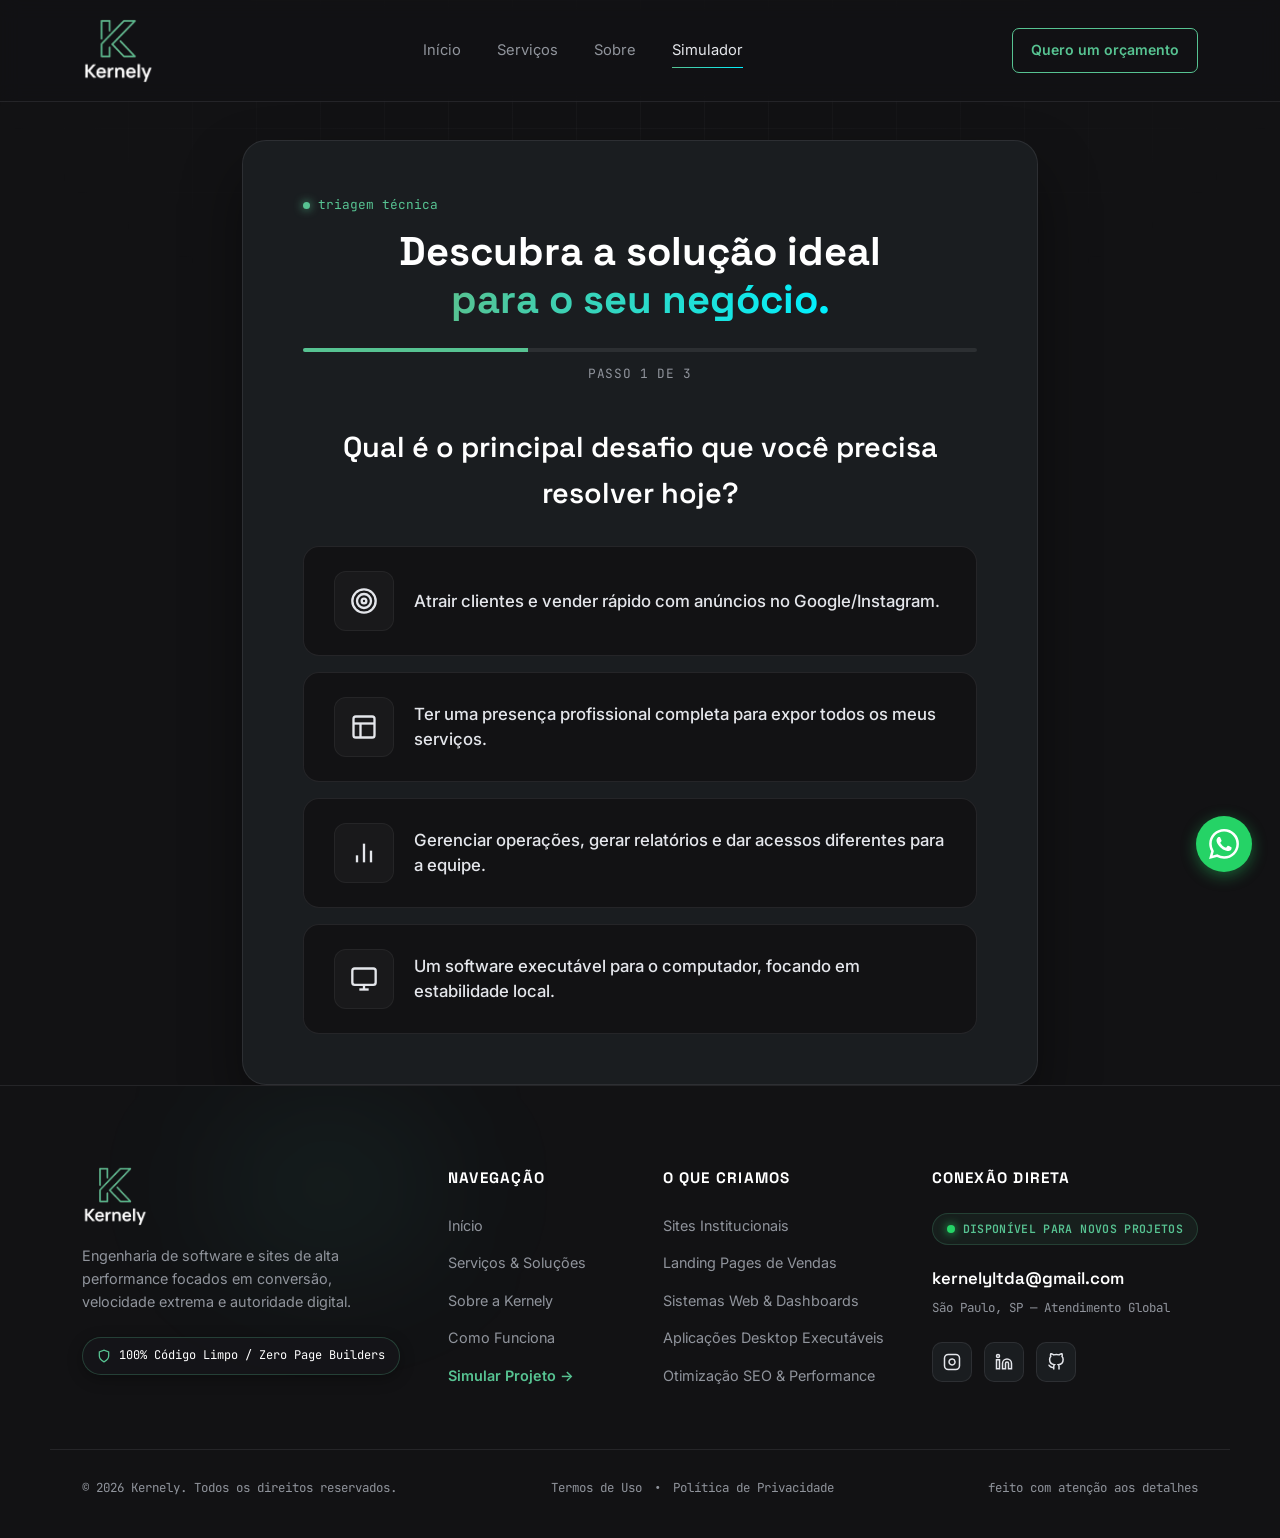
<file: simulador.html>
<!DOCTYPE html>
<html lang="pt-BR">
<head>
<meta charset="UTF-8">
<meta name="viewport" content="width=device-width, initial-scale=1.0, viewport-fit=cover">
<title>Simulador & Diagnóstico de Projeto — Kernely</title>
<meta name="description" content="Simule a arquitetura e os requisitos do seu próximo site ou sistema web com a Kernely e receba um diagnóstico técnico em tempo real.">
<link rel="preconnect" href="https://fonts.googleapis.com">
<link rel="preconnect" href="https://fonts.gstatic.com" crossorigin>
<link href="https://fonts.googleapis.com/css2?family=Space+Grotesk:wght@400;500;600;700&family=Inter:wght@400;500;600&family=JetBrains+Mono:wght@400;500&display=swap" rel="stylesheet">
<link rel="stylesheet" href="styles.css?v=10">

<!-- Favicons -->
<link rel="icon" type="image/svg+xml" href="imagens/favicon.svg">
<link rel="icon" type="image/x-icon" href="imagens/favicon.ico">
<link rel="apple-touch-icon" href="imagens/apple-touch-icon.png">
<link rel="manifest" href="site.webmanifest">
<meta name="theme-color" content="#121214">
<link rel="canonical" href="https://kernely.com.br/simulador.html">

<!-- DADOS ESTRUTURADOS (SEO & GEO) -->
<script type="application/ld+json">
{
  "@context": "https://schema.org",
  "@type": "ProfessionalService",
  "@id": "https://kernely.com.br/#organization",
  "name": "Kernely",
  "alternateName": "Kernely Engenharia Web",
  "slogan": "Code that matters.",
  "url": "https://kernely.com.br/",
  "logo": "https://kernely.com.br/imagens/logo-kernely.png",
  "image": "https://kernely.com.br/imagens/capa-og.jpg",
  "description": "Engenharia de software focada em alta performance. Desenvolvemos Sistemas Web com painéis hierárquicos, Aplicações Desktop executáveis e Sites Otimizados para conversão.",
  "email": "kernelyltda@gmail.com",
  "areaServed": "BR",
  "address": {
    "@type": "PostalAddress",
    "addressLocality": "São Paulo",
    "addressRegion": "SP",
    "addressCountry": "BR"
  },
  "contactPoint": {
    "@type": "ContactPoint",
    "telephone": "+55-11-99562-0111",
    "email": "kernelyltda@gmail.com",
    "contactType": "Atendimento Comercial",
    "areaServed": "BR",
    "availableLanguage": "Portuguese"
  },
  "makesOffer": [
    {
      "@type": "Offer",
      "itemOffered": {
        "@type": "Service",
        "name": "Desenvolvimento de Sistemas Web e Dashboards"
      }
    },
    {
      "@type": "Offer",
      "itemOffered": {
        "@type": "Service",
        "name": "Desenvolvimento de Aplicações Desktop Executáveis"
      }
    },
    {
      "@type": "Offer",
      "itemOffered": {
        "@type": "Service",
        "name": "Criação de Landing Pages e Sites Institucionais"
      }
    }
  ],
  "knowsAbout": [
    "Desenvolvimento Web",
    "Sites Institucionais",
    "Landing Pages de Alta Conversão",
    "Sistemas Web e Dashboards",
    "Aplicações Desktop Executáveis",
    "SEO",
    "GEO (Generative Engine Optimization)"
  ],
  "sameAs": [
    "https://www.instagram.com/kernely",
    "https://github.com/kernelyltda",
    "https://linkedin.com/company/kernely"
  ]
}
</script>
</head>
<body>

<div class="page-transition" id="page-transition"></div>
<div class="scroll-progress" id="scroll-progress"></div>
<div class="grain"></div>

<!-- HEADER -->
<header>
  <nav>
    <a class="brand" href="index.html">
      <img src="imagens/logo-kernely.png" alt="Logo Kernely" class="logo-img">
    </a>
    <div class="nav-links">
      <a href="index.html">Início</a>
      <a href="servicos.html">Serviços</a>
      <a href="sobre.html">Sobre</a>
      <a href="simulador.html" class="active">Simulador</a>
    </div>
    <a class="nav-cta" href="https://wa.me/5511995620111?text=Ol%C3%A1!%20Gostaria%20de%20solicitar%20um%20or%C3%A7amento%20com%20a%20Kernely." target="_blank" rel="noopener noreferrer">Quero um orçamento</a>
  </nav>
</header>

<!-- BARRA DE NAVEGAÇÃO MOBILE -->
<nav class="mobile-bottom-nav">
  <a href="index.html">
    <svg viewBox="0 0 24 24"><path d="M3 9l9-7 9 7v11a2 2 0 0 1-2 2H5a2 2 0 0 1-2-2z"/><polyline points="9 22 9 12 15 12 15 22"/></svg>
    <span>Início</span>
  </a>
  <a href="servicos.html">
    <svg viewBox="0 0 24 24"><rect x="3" y="3" width="7" height="7"/><rect x="14" y="3" width="7" height="7"/><rect x="14" y="14" width="7" height="7"/><rect x="3" y="14" width="7" height="7"/></svg>
    <span>Serviços</span>
  </a>
  <a href="sobre.html">
    <svg viewBox="0 0 24 24"><path d="M20 21v-2a4 4 0 0 0-4-4H8a4 4 0 0 0-4 4v2"/><circle cx="12" cy="7" r="4"/></svg>
    <span>Sobre</span>
  </a>
  <a href="simulador.html" class="active">
    <svg viewBox="0 0 24 24"><rect x="2" y="3" width="20" height="14" rx="2" ry="2"/><line x1="8" y1="21" x2="16" y2="21"/><line x1="12" y1="17" x2="12" y2="21"/></svg>
    <span>Simulador</span>
  </a>
</nav>

<main style="padding-top: 140px; min-height: 90vh; display: flex; align-items: center;">
  <div class="wrap" style="width: 100%; max-width: 860px;">
    
    <!-- CONTAINER DO WIZARD -->
    <div class="wizard-container">
      
      <!-- CABEÇALHO DO WIZARD -->
      <div class="wizard-header" id="wizard-header">
        <span class="eyebrow" style="justify-content: center; margin-bottom: 12px;">triagem técnica</span>
        <h1 style="font-family: var(--display); font-size: clamp(1.8rem, 4vw, 2.5rem); font-weight: 700; color: #FFF; text-align: center; line-height: 1.2;">
          Descubra a solução ideal <br><span class="grad">para o seu negócio.</span>
        </h1>
        
        <div class="progress-bar-container">
          <div class="progress-bar-fill" id="progress-fill"></div>
        </div>
        <p class="progress-text">Passo <span id="current-step-text">1</span> de 3</p>
      </div>

      <!-- ÁREA DE PERGUNTAS -->
      <div class="wizard-body" id="wizard-body">
        <h2 class="question-title" id="question-title">Carregando diagnóstico...</h2>
        <div class="options-grid" id="options-grid"></div>
      </div>

      <!-- TELA DE CARREGAMENTO FAKE (DIAGNÓSTICO) -->
      <div class="wizard-loading" id="wizard-loading" style="display: none;">
        <div class="k-spinner"></div>
        <h3 style="color: #FFF; font-family: var(--display); font-size: 1.5rem; margin-bottom: 12px;">Analisando requisitos...</h3>
        <p style="color: var(--muted); font-family: var(--mono); font-size: 0.9rem;" id="loading-text">Processando arquitetura ideal</p>
      </div>

      <!-- TELA DE RESULTADO (A OFERTA) -->
      <div class="wizard-result" id="wizard-result" style="display: none;">
        <span class="eyebrow" style="justify-content: center; margin-bottom: 16px;">diagnóstico concluído</span>
        <h2 style="font-family: var(--display); font-size: clamp(2rem, 4vw, 2.6rem); color: #FFF; margin-bottom: 30px;">A Arquitetura Recomendada</h2>
        
        <div class="result-card">
          <div class="r-service-tag" id="r-tag">CARREGANDO...</div>
          <h3 id="r-title" style="color: #FFF; font-family: var(--display); font-size: 1.8rem; margin-bottom: 12px;">Nome do Serviço</h3>
          <p id="r-desc" style="color: var(--muted); line-height: 1.6; margin-bottom: 24px;">Descrição detalhada do porquê esse serviço resolve a dor do cliente.</p>
          
          <div class="r-divider"></div>
          
          <div class="r-maintenance">
            <span style="display: block; font-family: var(--mono); font-size: 0.8rem; color: var(--accent); margin-bottom: 8px;">PLANO DE SUPORTE INDICADO:</span>
            <h4 id="r-plan-title" style="color: #FFF; font-size: 1.2rem; margin-bottom: 6px;">Plano Kernel</h4>
            <p id="r-plan-desc" style="color: var(--muted); font-size: 0.9rem; margin-bottom: 0;">Backups diários e atualizações contínuas.</p>
          </div>
        </div>

        <button id="btn-whatsapp" class="btn-primary" style="width: 100%; max-width: 400px; padding: 18px; font-size: 1.1rem; margin-top: 30px; display: flex; align-items: center; justify-content: center; gap: 10px; margin-inline: auto;">
          <svg viewBox="0 0 24 24" width="24" height="24" fill="currentColor"><path d="M17.472 14.382c-.297-.149-1.758-.867-2.03-.967-.273-.099-.471-.148-.67.15-.197.297-.767.966-.94 1.164-.173.199-.347.223-.644.075-.297-.15-1.255-.463-2.39-1.475-.883-.788-1.48-1.761-1.653-2.059-.173-.297-.018-.458.13-.606.134-.133.298-.347.446-.52.149-.174.198-.298.298-.497.099-.198.05-.371-.025-.52-.075-.149-.669-1.612-.916-2.207-.242-.579-.487-.5-.669-.51-.173-.008-.371-.01-.57-.01-.198 0-.52.074-.792.372-.272.297-1.04 1.016-1.04 2.479 0 1.462 1.065 2.875 1.213 3.074.149.198 2.096 3.2 5.077 4.487.709.306 1.262.489 1.694.625.712.227 1.36.195 1.871.118.571-.085 1.758-.719 2.006-1.413.248-.694.248-1.289.173-1.413-.074-.124-.272-.198-.57-.347m-5.421 7.403h-.004a9.87 9.87 0 01-5.031-1.378l-.361-.214-3.741.982.998-3.648-.235-.374a9.86 9.86 0 01-1.51-5.26c.001-5.45 4.436-9.884 9.888-9.884 2.64 0 5.122 1.03 6.988 2.898a9.825 9.825 0 012.893 6.994c-.003 5.45-4.437 9.884-9.885 9.884m8.413-18.297A11.815 11.815 0 0012.05 0C5.495 0 .16 5.335.157 11.892c0 2.096.547 4.142 1.588 5.945L.057 24l6.305-1.654a11.882 11.882 0 005.683 1.448h.005c6.554 0 11.89-5.335 11.893-11.893a11.821 11.821 0 00-3.48-8.413Z"/></svg>
          Solicitar este Projeto
        </button>
        <button onclick="location.reload()" class="btn-ghost" style="margin-top: 16px; border: none;">Refazer diagnóstico</button>
      </div>

    </div>
  </div>
</main>

<script>
/* ==========================================================================
   LÓGICA DO DIAGNÓSTICO (O CÉREBRO DA VENDA CONSULTIVA)
   ========================================================================== */
const questions = [
  {
    question: "Qual é o principal desafio que você precisa resolver hoje?",
    options: [
      { text: "Atrair clientes e vender rápido com anúncios no Google/Instagram.", value: "landing", icon: `<svg width="28" height="28" viewBox="0 0 24 24" fill="none" stroke="currentColor" stroke-width="2"><circle cx="12" cy="12" r="10"/><circle cx="12" cy="12" r="6"/><circle cx="12" cy="12" r="2"/></svg>` },
      { text: "Ter uma presença profissional completa para expor todos os meus serviços.", value: "site", icon: `<svg width="28" height="28" viewBox="0 0 24 24" fill="none" stroke="currentColor" stroke-width="2"><rect x="3" y="3" width="18" height="18" rx="2" ry="2"/><line x1="3" y1="9" x2="21" y2="9"/><line x1="9" y1="21" x2="9" y2="9"/></svg>` },
      { text: "Gerenciar operações, gerar relatórios e dar acessos diferentes para a equipe.", value: "sistema", icon: `<svg width="28" height="28" viewBox="0 0 24 24" fill="none" stroke="currentColor" stroke-width="2"><line x1="18" y1="20" x2="18" y2="10"/><line x1="12" y1="20" x2="12" y2="4"/><line x1="6" y1="20" x2="6" y2="14"/></svg>` },
      { text: "Um software executável para o computador, focando em estabilidade local.", value: "desktop", icon: `<svg width="28" height="28" viewBox="0 0 24 24" fill="none" stroke="currentColor" stroke-width="2"><rect x="2" y="3" width="20" height="14" rx="2" ry="2"/><line x1="8" y1="21" x2="16" y2="21"/><line x1="12" y1="17" x2="12" y2="21"/></svg>` }
    ]
  },
  {
    question: "Pensando na experiência visual e técnica, o que é mais importante?",
    options: [
      { text: "Padrão moderno, direto ao ponto e focado 100% no desempenho.", value: "clean", icon: `<svg width="28" height="28" viewBox="0 0 24 24" fill="none" stroke="currentColor" stroke-width="2"><polygon points="13 2 3 14 12 14 11 22 21 10 12 10 13 2"/></svg>` },
      { text: "Interfaces premium (Dark-mode, dados exibidos em catálogos de cards).", value: "premium", icon: `<svg width="28" height="28" viewBox="0 0 24 24" fill="none" stroke="currentColor" stroke-width="2"><polygon points="12 2 15.09 8.26 22 9.27 17 14.14 18.18 21.02 12 17.77 5.82 21.02 7 14.14 2 9.27 8.91 8.26 12 2"/></svg>` }
    ]
  },
  {
    question: "Como você planeja a manutenção e evolução do projeto após o lançamento?",
    options: [
      { 
        text: "Projeto 100% estático. Não farei nenhuma alteração de textos ou imagens, quero apenas manter online.", 
        value: "basico", 
        icon: `<svg width="28" height="28" viewBox="0 0 24 24" fill="none" stroke="currentColor" stroke-width="2"><path d="M12 22s8-4 8-10V5l-8-3-8 3v7c0 6 8 10 8 10z"/></svg>` 
      },
      { 
        text: "Evolução Contínua (Recomendado). Quero backups diários e flexibilidade para atualizar conteúdos todo mês.", 
        value: "kernel", 
        icon: `<svg width="28" height="28" viewBox="0 0 24 24" fill="none" stroke="currentColor" stroke-width="2"><polyline points="23 4 23 10 17 10"/><polyline points="1 20 1 14 7 14"/><path d="M3.51 9a9 9 0 0 1 14.85-3.36L23 10M1 14l4.64 4.36A9 9 0 0 0 20.49 15"/></svg>` 
      },
      { 
        text: "Operação Intensiva. Preciso de suporte VIP prioritário e múltiplas edições semanais no sistema.", 
        value: "full", 
        icon: `<svg width="28" height="28" viewBox="0 0 24 24" fill="none" stroke="currentColor" stroke-width="2"><line x1="22" y1="2" x2="11" y2="13"/><polygon points="22 2 15 22 11 13 2 9 22 2"/></svg>` 
      }
    ]
  }
];

// O banco de dados de serviços que você oferece
const servicesDB = {
  landing: {
    tag: "ALTA CONVERSÃO", title: "Landing Page de Vendas",
    desc: "A solução perfeita para o seu momento. Uma página única otimizada com engenharia de conversão, carregamento em menos de 1 segundo e gatilhos desenhados para transformar cliques de anúncios em clientes reais no seu WhatsApp."
  },
  site: {
    tag: "POSICIONAMENTO INSTITUCIONAL", title: "Site Completo (Múltiplas Páginas)",
    desc: "Sua marca precisa de autoridade. Estruturaremos uma plataforma robusta com arquitetura semântica para o Google, exibindo seus serviços, sua história e sua prova social de forma impecável."
  },
  sistema: {
    tag: "OPERAÇÃO & GESTÃO", title: "Sistema Web & Dashboard",
    desc: "Vamos desenvolver uma aplicação operando em nuvem com banco de dados seguro. Contará com acessos hierárquicos para a chefia e funcionários, além da emissão de relatórios consolidados para a sua gestão."
  },
  desktop: {
    tag: "ALTA CAPACIDADE", title: "Aplicação Desktop Executável",
    desc: "A arquitetura ideal para operações intensivas. Construiremos um software executável independente de navegadores, garantindo uso robusto da máquina local para rotinas de automação, licitações ou monitoramento."
  }
};

const plansDB = {
  basico: { title: "Plano Básico (R$ 59,90)", desc: "Hospedagem em nuvem, SSL e backups semanais para blindar sua operação." },
  kernel: { title: "Plano Kernel (R$ 79,90) - Recomendado", desc: "Backups diários, proteção contra invasões e 1 alteração estrutural no seu catálogo por mês." },
  full: { title: "Plano VIP Full (R$ 119,90)", desc: "Atendimento prioritário, relatórios PDF de desempenho, SEO contínuo e alto volume de edições." }
};

let currentStep = 0;
let userAnswers = {};

const qTitle = document.getElementById('question-title');
const optionsGrid = document.getElementById('options-grid');
const progressFill = document.getElementById('progress-fill');
const currentStepText = document.getElementById('current-step-text');
const wBody = document.getElementById('wizard-body');
const wHeader = document.getElementById('wizard-header');
const wLoading = document.getElementById('wizard-loading');
const wResult = document.getElementById('wizard-result');

function renderQuestion() {
  const q = questions[currentStep];
  qTitle.innerText = q.question;
  currentStepText.innerText = currentStep + 1;
  progressFill.style.width = `${((currentStep + 1) / questions.length) * 100}%`;
  
  optionsGrid.innerHTML = '';
  q.options.forEach((opt, index) => {
    const btn = document.createElement('div');
    btn.className = 'opt-card';
    btn.innerHTML = `<span class="opt-icon">${opt.icon}</span><span class="opt-text">${opt.text}</span>`;
    btn.onclick = () => handleAnswer(opt.value);
    
    // Animação de entrada cascata
    btn.style.animationDelay = `${index * 0.1}s`;
    optionsGrid.appendChild(btn);
  });
}

function handleAnswer(value) {
  if (currentStep === 0) userAnswers.service = value;
  if (currentStep === 1) userAnswers.ui = value;
  if (currentStep === 2) userAnswers.plan = value;

  if (currentStep < questions.length - 1) {
    wBody.style.opacity = '0';
    setTimeout(() => {
      currentStep++;
      renderQuestion();
      wBody.style.opacity = '1';
    }, 300);
  } else {
    showLoadingAndResult();
  }
}

function showLoadingAndResult() {
  wHeader.style.display = 'none';
  wBody.style.display = 'none';
  wLoading.style.display = 'flex';

  const loadingTexts = ["Avaliando regras de negócio...", "Estruturando banco de dados...", "Definindo plano de performance..."];
  let t = 0;
  const tInterval = setInterval(() => {
    document.getElementById('loading-text').innerText = loadingTexts[t];
    t++;
    if(t >= loadingTexts.length) clearInterval(tInterval);
  }, 800);

  setTimeout(() => {
    wLoading.style.display = 'none';
    buildResult();
    wResult.style.display = 'block';
  }, 2800);
}

function buildResult() {
  const service = servicesDB[userAnswers.service];
  const plan = plansDB[userAnswers.plan];
  
  // Toque especial caso ele tenha escolhido interface Premium no passo 2
  let finalDesc = service.desc;
  if(userAnswers.ui === 'premium') {
    finalDesc += " O design será focado em uma interface premium, integrando recursos visuais avançados como dark-mode nativo e catálogo em cards para encantar seu usuário final.";
  }

  document.getElementById('r-tag').innerText = service.tag;
  document.getElementById('r-title').innerText = service.title;
  document.getElementById('r-desc').innerText = finalDesc;
  
  document.getElementById('r-plan-title').innerText = plan.title;
  document.getElementById('r-plan-desc').innerText = plan.desc;

  // Montar mensagem pro WhatsApp
  const msg = `Olá! Fiz o diagnóstico no site da Kernely.%0A%0A*Arquitetura:* ${service.title}%0A*Plano:* ${plan.title}%0A%0AGostaria de conversar sobre o desenvolvimento!`;
  document.getElementById('btn-whatsapp').onclick = () => {
    window.open(`https://wa.me/5511995620111?text=${msg}`, '_blank');
  };
}

// Inicia
renderQuestion();
</script>

<script src="script.js"></script>

<footer class="k-footer">
  <div class="footer-glow"></div>
 
  <div class="wrap footer-main-grid">
   
    <!-- COLUNA 1: MARCA & MISSÃO -->
    <div class="footer-col brand-col">
      <a href="index.html" class="footer-brand">
        <img src="imagens/logo-kernely.png" alt="Kernely Logo" class="logo-img-footer">
      </a>
      <p class="footer-desc">Engenharia de software e sites de alta performance focados em conversão, velocidade extrema e autoridade digital.</p>
      <div class="footer-badge">
        <svg viewBox="0 0 24 24" fill="none" stroke="currentColor"><path d="M12 22s8-4 8-10V5l-8-3-8 3v7c0 6 8 10 8 10z"/></svg>
        <span>100% Código Limpo / Zero Page Builders</span>
      </div>
    </div>


    <!-- COLUNA 2: NAVEGAÇÃO -->
    <div class="footer-col">
      <span class="footer-title">Navegação</span>
      <ul class="footer-nav">
        <li><a href="/">Início</a></li>
        <li><a href="servicos.html">Serviços & Soluções</a></li>
        <li><a href="sobre.html">Sobre a Kernely</a></li>
        <li><a href="index.html#processo">Como Funciona</a></li>
        <li><a href="simulador.html" target="_blank" rel="noopener noreferrer" class="link-highlight">Simular Projeto →</a></li>
      </ul>
    </div>


    <!-- COLUNA 3: O QUE CRIAMOS -->
    <div class="footer-col">
      <span class="footer-title">O Que Criamos</span>
      <ul class="footer-nav">
        <li><a href="servicos.html#guia-solucoes">Sites Institucionais</a></li>
        <li><a href="servicos.html#guia-solucoes">Landing Pages de Vendas</a></li>
        <li><a href="servicos.html#guia-solucoes">Sistemas Web & Dashboards</a></li>
        <li><a href="servicos.html#guia-solucoes">Aplicações Desktop Executáveis</a></li>
        <li><a href="servicos.html#seo-geo">Otimização SEO & Performance</a></li>
      </ul>


    </div>


    <!-- COLUNA 4: CONTATO & STATUS -->
    <div class="footer-col contact-col">
      <span class="footer-title">Conexão Direta</span>
     
      <div class="status-indicator">
        <span class="status-dot"></span>
        <span class="status-text">Disponível para novos projetos</span>
      </div>


      <div class="contact-info">
        <a href="mailto:kernelyltda@gmail.com" class="contact-email">kernelyltda@gmail.com</a>
        <span class="contact-loc">São Paulo, SP — Atendimento Global</span>
      </div>


      <div class="footer-socials">
        <a href="https://www.instagram.com/kernely" target="_blank" rel="noopener noreferrer" aria-label="Instagram">
          <svg viewBox="0 0 24 24"><rect x="2" y="2" width="20" height="20" rx="5" ry="5"/><path d="M16 11.37A4 4 0 1 1 12.63 8 4 4 0 0 1 16 11.37z"/><line x1="17.5" y1="6.5" x2="17.51" y2="6.5"/></svg>
        </a>
        <a href="https://linkedin.com/in/guih-barbz" target="_blank" rel="noopener noreferrer" aria-label="LinkedIn">
          <svg viewBox="0 0 24 24"><path d="M16 8a6 6 0 0 1 6 6v7h-4v-7a2 2 0 0 0-2-2 2 2 0 0 0-2 2v7h-4v-7a6 6 0 0 1 6-6z"/><rect x="2" y="9" width="4" height="12"/><circle cx="4" cy="4" r="2"/></svg>
        </a>
        <a href="https://github.com/kernelyltda" target="_blank" rel="noopener noreferrer" aria-label="GitHub">
          <svg viewBox="0 0 24 24"><path d="M9 19c-5 1.5-5-2.5-7-3m14 6v-3.87a3.37 3.37 0 0 0-.94-2.61c3.14-.35 6.44-1.54 6.44-7A5.44 5.44 0 0 0 20 4.77 5.07 5.07 0 0 0 19.91 1S18.73.65 16 2.48a13.38 13.38 0 0 0-7 0C6.27.65 5.09 1 5.09 1A5.07 5.07 0 0 0 5 4.77a5.44 5.44 0 0 0-1.5 3.78c0 5.42 3.3 6.61 6.44 7A3.37 3.37 0 0 0 9 18.13V22"/></svg>
        </a>
      </div>
    </div>


  </div>


  <!-- LINHA INFERIOR (SUB-FOOTER) -->
  <div class="wrap footer-bottom-bar">
    <div class="fb-left">© 2026 Kernely. Todos os direitos reservados.</div>
    <div class="fb-center">
  <a href="termos.html">Termos de Uso</a>
  <span>•</span>
  <a href="privacidade.html">Política de Privacidade</a>
</div>
    <div class="fb-right">feito com atenção aos detalhes</div>
  </div>
</footer>



<a href="https://wa.me/5511995620111?text=Ol%C3%A1!%20Vi%20o%20site%20da%20Kernely%20e%20gostaria%20de%20um%20or%C3%A7amento."
   class="whatsapp-float" target="_blank" rel="noopener noreferrer" aria-label="Falar no WhatsApp com a Kernely">
  <svg viewBox="0 0 24 24" width="30" height="30" fill="currentColor">
    <path d="M17.472 14.382c-.297-.149-1.758-.867-2.03-.967-.273-.099-.471-.148-.67.15-.197.297-.767.966-.94 1.164-.173.199-.347.223-.644.075-.297-.15-1.255-.463-2.39-1.475-.883-.788-1.48-1.761-1.653-2.059-.173-.297-.018-.458.13-.606.134-.133.298-.347.446-.52.149-.174.198-.298.298-.497.099-.198.05-.371-.025-.52-.075-.149-.669-1.612-.916-2.207-.242-.579-.487-.5-.669-.51-.173-.008-.371-.01-.57-.01-.198 0-.52.074-.792.372-.272.297-1.04 1.016-1.04 2.479 0 1.462 1.065 2.875 1.213 3.074.149.198 2.096 3.2 5.077 4.487.709.306 1.262.489 1.694.625.712.227 1.36.195 1.871.118.571-.085 1.758-.719 2.006-1.413.248-.694.248-1.289.173-1.413-.074-.124-.272-.198-.57-.347m-5.421 7.403h-.004a9.87 9.87 0 01-5.031-1.378l-.361-.214-3.741.982.998-3.648-.235-.374a9.86 9.86 0 01-1.51-5.26c.001-5.45 4.436-9.884 9.888-9.884 2.64 0 5.122 1.03 6.988 2.898a9.825 9.825 0 012.893 6.994c-.003 5.45-4.437 9.884-9.885 9.884m8.413-18.297A11.815 11.815 0 0012.05 0C5.495 0 .16 5.335.157 11.892c0 2.096.547 4.142 1.588 5.945L.057 24l6.305-1.654a11.882 11.882 0 005.683 1.448h.005c6.554 0 11.89-5.335 11.893-11.893a11.821 11.821 0 00-3.48-8.413Z"/>
  </svg>
</a>

</body>
</html>
</file>
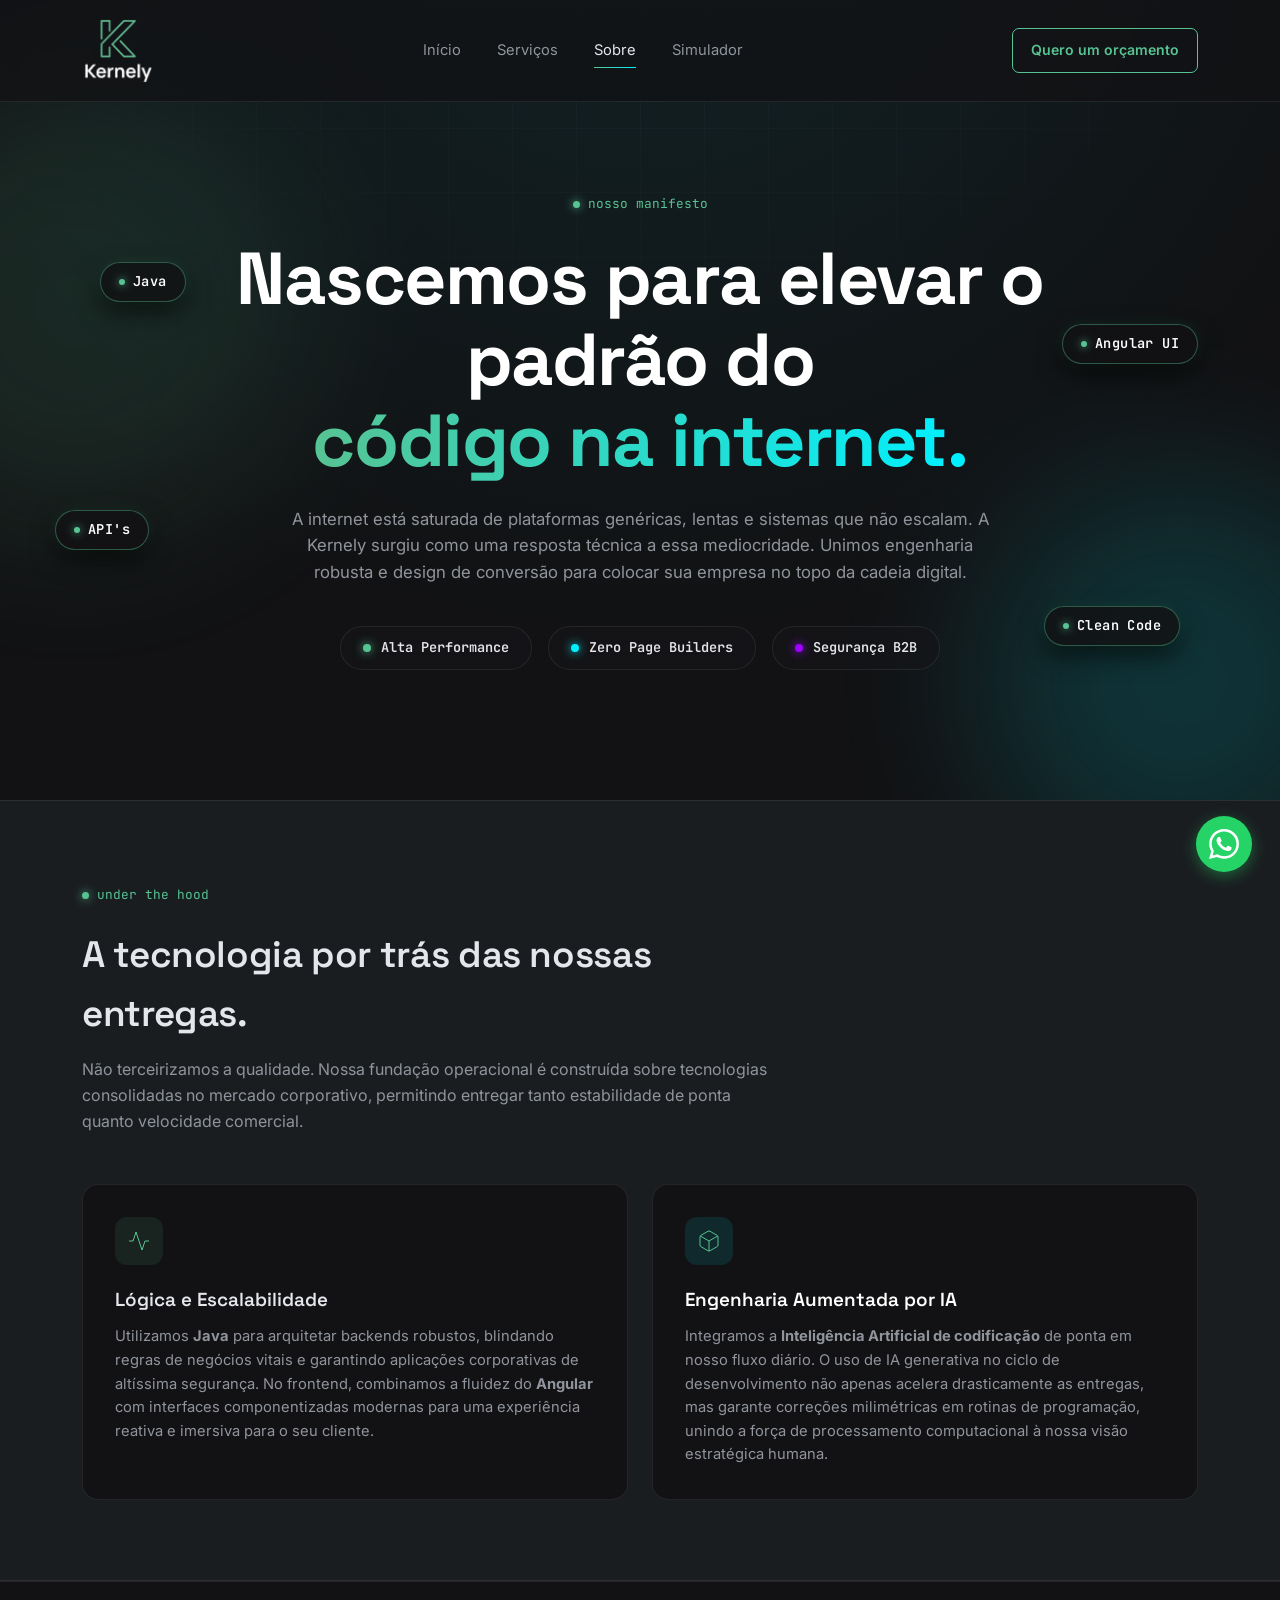
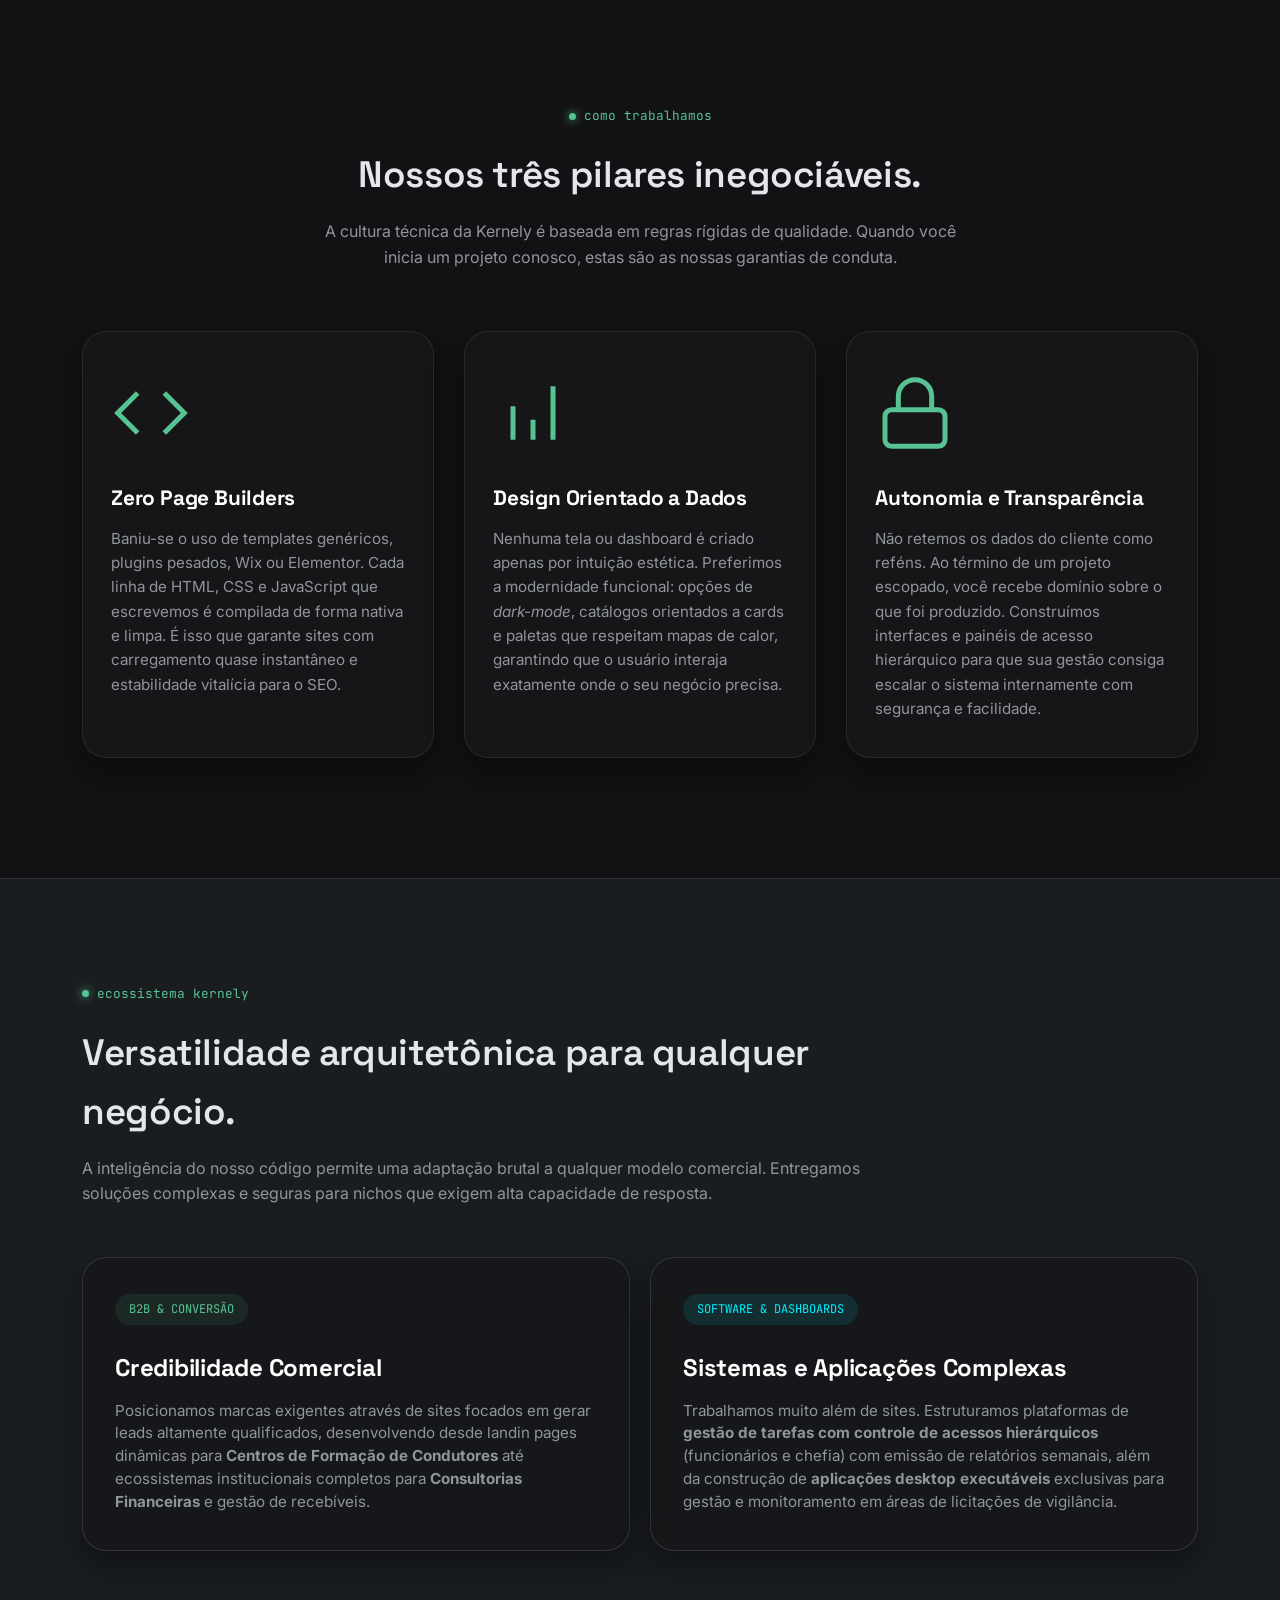
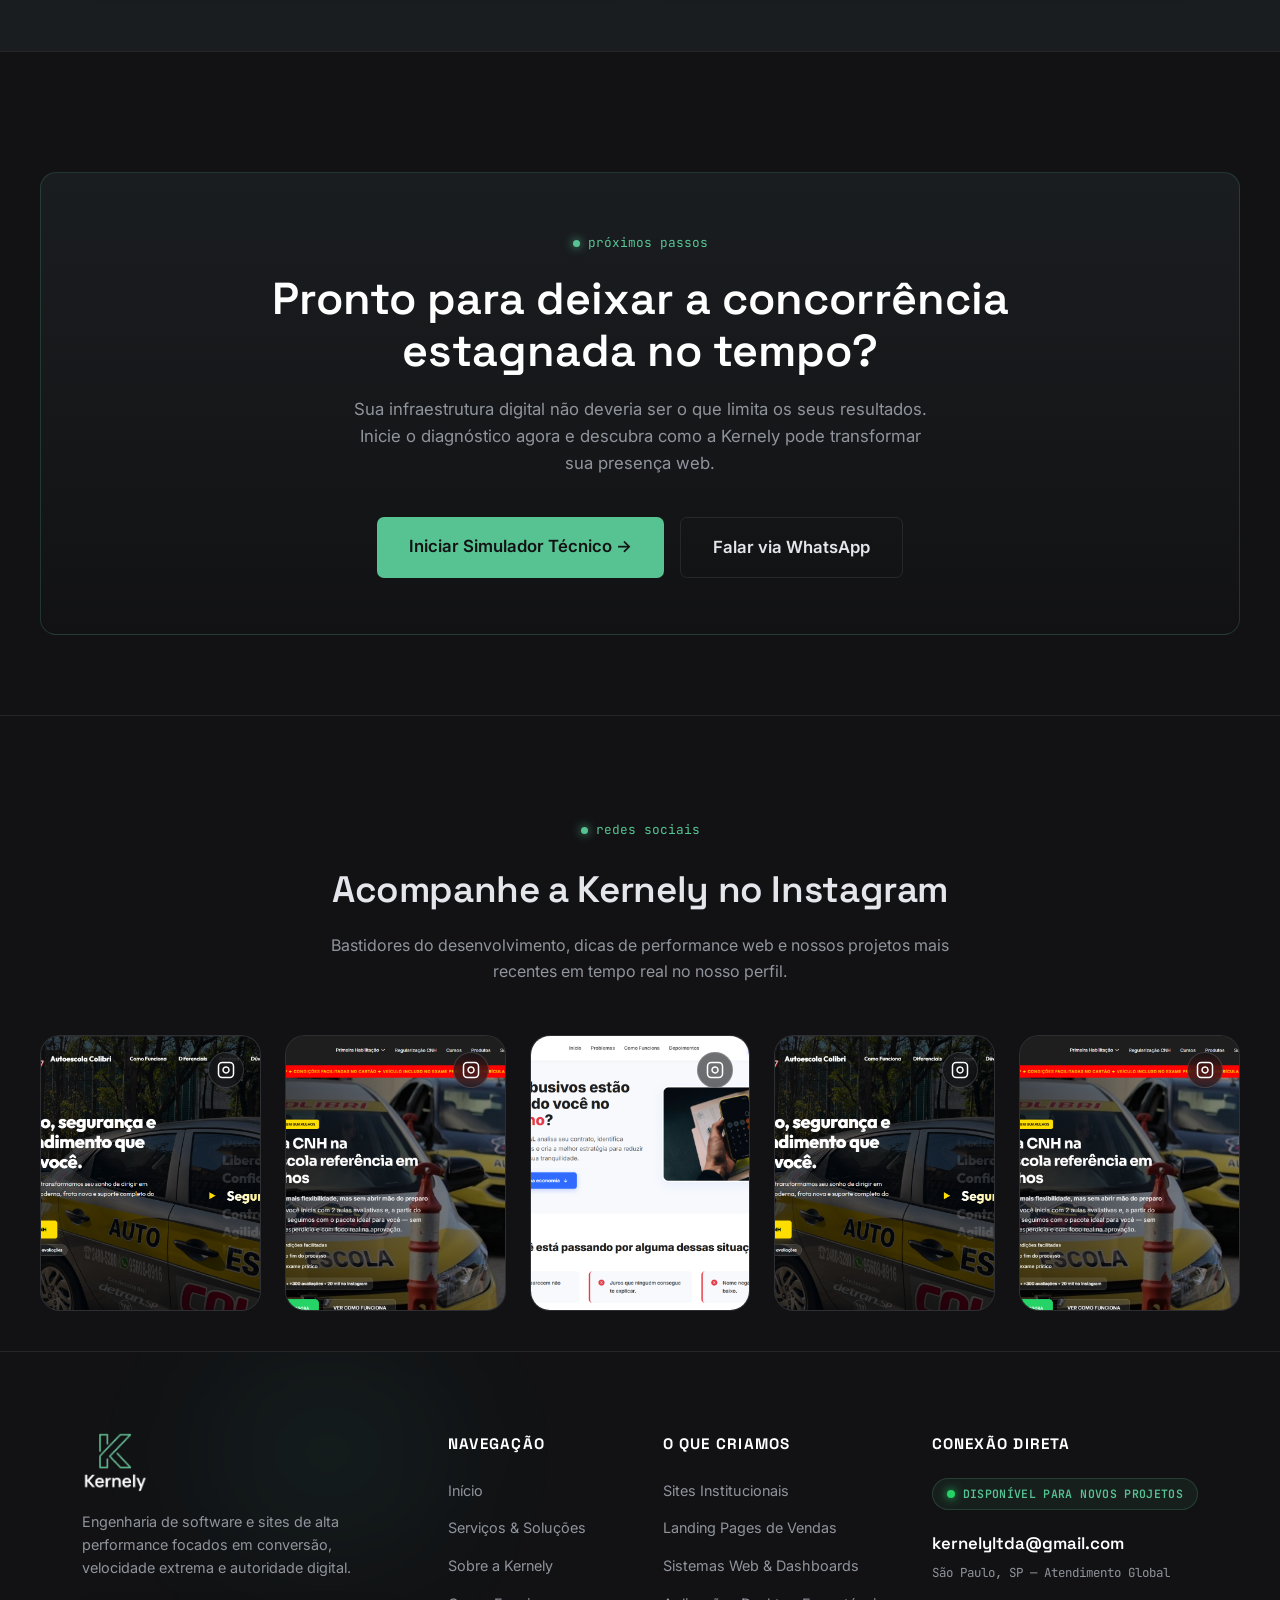
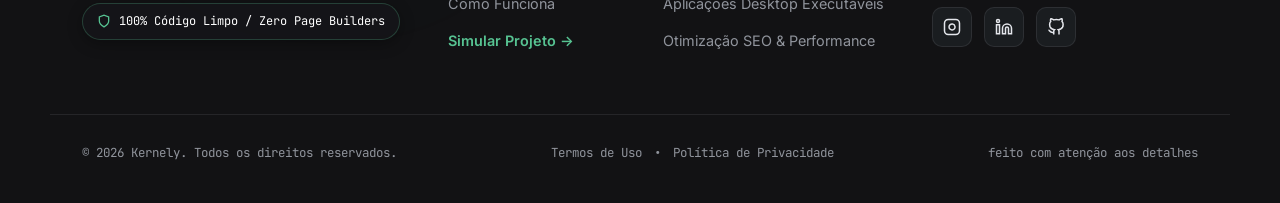
<file: sobre.html>
<!DOCTYPE html>
<html lang="pt-BR">
<head>
<meta charset="UTF-8">
<meta name="viewport" content="width=device-width, initial-scale=1.0">
<title>Sobre — Kernely</title>
<meta name="description" content="Conheça a Kernely: um estúdio de desenvolvimento web focado em criar sites que ajudam empresas a vender mais.">
<link rel="preconnect" href="https://fonts.googleapis.com">
<link rel="preconnect" href="https://fonts.gstatic.com" crossorigin>
<link href="https://fonts.googleapis.com/css2?family=Space+Grotesk:wght@400;500;600;700&family=Inter:wght@400;500;600&family=JetBrains+Mono:wght@400;500&display=swap" rel="stylesheet">
<link rel="stylesheet" href="styles.css?v=4">

<!-- Favicons -->
<link rel="icon" type="image/svg+xml" href="imagens/favicon.svg">
<link rel="icon" type="image/x-icon" href="imagens/favicon.ico">
<link rel="apple-touch-icon" href="imagens/apple-touch-icon.png">
<link rel="manifest" href="site.webmanifest">
<meta name="theme-color" content="#121214">

<!-- Open Graph / Twitter -->
<meta property="og:type" content="website">
<meta property="og:site_name" content="Kernely">
<meta property="og:title" content="Sobre a Kernely — estúdio de desenvolvimento web">
<meta property="og:description" content="Conheça a Kernely: um estúdio de desenvolvimento web focado em criar sites que ajudam empresas a vender mais.">
<meta property="og:image" content="https://kernely.com.br/imagens/favicon-512.png">
<meta property="og:url" content="https://kernely.com.br/sobre.html">
<meta property="og:locale" content="pt_BR">
<meta name="twitter:card" content="summary_large_image">
<meta name="twitter:title" content="Sobre a Kernely">
<meta name="twitter:description" content="Conheça a Kernely: um estúdio de desenvolvimento web focado em criar sites que ajudam empresas a vender mais.">
<meta name="twitter:image" content="https://kernely.com.br/imagens/favicon-512.png">
<link rel="canonical" href="https://kernely.com.br/sobre.html">

<!-- DADOS ESTRUTURADOS (SEO & GEO) -->
<script type="application/ld+json">
{
  "@context": "https://schema.org",
  "@type": "ProfessionalService",
  "@id": "https://kernely.com.br/#organization",
  "name": "Kernely",
  "alternateName": "Kernely Engenharia Web",
  "slogan": "Code that matters.",
  "url": "https://kernely.com.br/",
  "logo": "https://kernely.com.br/imagens/logo-kernely.png",
  "image": "https://kernely.com.br/imagens/capa-og.jpg",
  "description": "Engenharia de software focada em alta performance. Desenvolvemos Sistemas Web com painéis hierárquicos, Aplicações Desktop executáveis e Sites Otimizados para conversão.",
  "email": "kernelyltda@gmail.com",
  "areaServed": "BR",
  "address": {
    "@type": "PostalAddress",
    "addressLocality": "São Paulo",
    "addressRegion": "SP",
    "addressCountry": "BR"
  },
  "contactPoint": {
    "@type": "ContactPoint",
    "telephone": "+55-11-99562-0111",
    "email": "kernelyltda@gmail.com",
    "contactType": "Atendimento Comercial",
    "areaServed": "BR",
    "availableLanguage": "Portuguese"
  },
  "makesOffer": [
    {
      "@type": "Offer",
      "itemOffered": {
        "@type": "Service",
        "name": "Desenvolvimento de Sistemas Web e Dashboards"
      }
    },
    {
      "@type": "Offer",
      "itemOffered": {
        "@type": "Service",
        "name": "Desenvolvimento de Aplicações Desktop Executáveis"
      }
    },
    {
      "@type": "Offer",
      "itemOffered": {
        "@type": "Service",
        "name": "Criação de Landing Pages e Sites Institucionais"
      }
    }
  ],
  "knowsAbout": [
    "Desenvolvimento Web",
    "Sites Institucionais",
    "Landing Pages de Alta Conversão",
    "Sistemas Web e Dashboards",
    "Aplicações Desktop Executáveis",
    "SEO",
    "GEO (Generative Engine Optimization)"
  ],
  "sameAs": [
    "https://www.instagram.com/kernely",
    "https://github.com/kernelyltda",
    "https://linkedin.com/company/kernely"
  ]
}
</script>
</head>
<body>

<div class="page-transition" id="page-transition"></div>
<div class="scroll-progress" id="scroll-progress"></div>
<div class="grain"></div>

<header>
  <nav>
    <a class="brand" href="index.html">
      <img src="imagens/logo-kernely.png" alt="Logo Kernely" class="logo-img">
    </a>
    <div class="nav-links">
      <a href="/">Início</a>
      <a href="servicos.html">Serviços</a>
      <a href="sobre.html" class="active">Sobre</a>
      <a href="simulador.html">Simulador</a>
    </div>
    <a class="nav-cta" href="https://wa.me/5511995620111?text=Ol%C3%A1!%20Gostaria%20de%20solicitar%20um%20or%C3%A7amento%20com%20a%20Kernely." target="_blank" rel="noopener noreferrer">Quero um orçamento</a>
  </nav>
</header>


<!-- BARRA DE NAVEGAÇÃO MOBILE -->
<nav class="mobile-bottom-nav">
  <a href="index.html" >
    <svg viewBox="0 0 24 24"><path d="M3 9l9-7 9 7v11a2 2 0 0 1-2 2H5a2 2 0 0 1-2-2z"/><polyline points="9 22 9 12 15 12 15 22"/></svg>
    <span>Início</span>
  </a>
  <a href="servicos.html">
    <svg viewBox="0 0 24 24"><rect x="3" y="3" width="7" height="7"/><rect x="14" y="3" width="7" height="7"/><rect x="14" y="14" width="7" height="7"/><rect x="3" y="14" width="7" height="7"/></svg>
    <span>Serviços</span>
  </a>
  <a href="sobre.html" class="active">
    <svg viewBox="0 0 24 24"><path d="M20 21v-2a4 4 0 0 0-4-4H8a4 4 0 0 0-4 4v2"/><circle cx="12" cy="7" r="4"/></svg>
    <span>Sobre</span>
  </a>
  <a href="simulador.html">
    <svg viewBox="0 0 24 24"><rect x="2" y="3" width="20" height="14" rx="2" ry="2"/><line x1="8" y1="21" x2="16" y2="21"/><line x1="12" y1="17" x2="12" y2="21"/></svg>
    <span>Simulador</span>
  </a>
</nav>


<main>

  <!-- SEÇÃO 1: HERO MANIFESTO -->
  <section class="no-border hero-services-section" style="padding: 190px 0 130px; position: relative; overflow: hidden; background: radial-gradient(circle at 50% -20%, rgba(0, 240, 255, 0.08) 0%, transparent 70%);">
    
    <!-- Efeitos de Fundo Orgânicos -->
    <div class="blob blob-green" style="width: 450px; height: 450px; top: 10%; left: -150px; opacity: 0.12;"></div>
    <div class="blob blob-cyan" style="width: 400px; height: 400px; bottom: -10%; right: -100px; opacity: 0.15;"></div>

    <div class="wrap" style="max-width: 900px; text-align: center; position: relative; z-index: 2;">
      
      <!-- Pílulas flutuantes decorativas (Stack e Diferenciais) -->
      <div class="tech-badge tech-tl" style="top: 15%; left: -10%;">Java </div>
      <div class="tech-badge tech-tr" style="top: 28%; right: -12%;">Angular UI</div>
      <div class="tech-badge tech-bl" style="bottom: 25%; left: -15%;">API's</div>
      <div class="tech-badge tech-br" style="bottom: 5%; right: -10%;">Clean Code</div>

      <span class="eyebrow" style="justify-content: center; margin-bottom: 24px;">nosso manifesto</span>
      
      <h1 style="font-family: var(--display); font-weight: 700; font-size: clamp(2.8rem, 6vw, 4.6rem); line-height: 1.1; letter-spacing: -0.02em; margin-bottom: 24px; color: #FFF;">
        Nascemos para elevar o padrão do <br><span class="grad">código na internet.</span>
      </h1>
      
      <p style="color: var(--muted); font-size: clamp(1.05rem, 1.3vw, 1.15rem); line-height: 1.6; margin: 0 auto 40px; max-width: 720px;">
        A internet está saturada de plataformas genéricas, lentas e sistemas que não escalam. A Kernely surgiu como uma resposta técnica a essa mediocridade. Unimos engenharia robusta e design de conversão para colocar sua empresa no topo da cadeia digital.
      </p>

      <!-- Barra de Status / Pilares Visuais -->
      <div style="display: flex; flex-wrap: wrap; justify-content: center; gap: 16px; margin-top: 40px;">
        
        <div style="background: rgba(22, 22, 25, 0.6); border: 1px solid rgba(255, 255, 255, 0.08); padding: 10px 22px; border-radius: 999px; display: flex; align-items: center; gap: 10px; backdrop-filter: blur(12px);">
          <span style="display: block; width: 8px; height: 8px; background: var(--accent); border-radius: 50%; box-shadow: 0 0 10px var(--accent);"></span>
          <span style="color: #E4E6EB; font-family: var(--mono); font-size: 0.85rem; font-weight: 600;">Alta Performance</span>
        </div>
        
        <div style="background: rgba(22, 22, 25, 0.6); border: 1px solid rgba(255, 255, 255, 0.08); padding: 10px 22px; border-radius: 999px; display: flex; align-items: center; gap: 10px; backdrop-filter: blur(12px);">
          <span style="display: block; width: 8px; height: 8px; background: var(--accent2); border-radius: 50%; box-shadow: 0 0 10px var(--accent2);"></span>
          <span style="color: #E4E6EB; font-family: var(--mono); font-size: 0.85rem; font-weight: 600;">Zero Page Builders</span>
        </div>
        
        <div style="background: rgba(22, 22, 25, 0.6); border: 1px solid rgba(255, 255, 255, 0.08); padding: 10px 22px; border-radius: 999px; display: flex; align-items: center; gap: 10px; backdrop-filter: blur(12px);">
          <span style="display: block; width: 8px; height: 8px; background: #9D00FF; border-radius: 50%; box-shadow: 0 0 10px #9D00FF;"></span>
          <span style="color: #E4E6EB; font-family: var(--mono); font-size: 0.85rem; font-weight: 600;">Segurança B2B</span>
        </div>

      </div>

    </div>
  </section>

  <!-- SEÇÃO 2: A ENGENHARIA & BASTIDORES (A NOSSA STACK) -->
  <section style="padding: 80px 0; background: var(--bg2); border-top: 1px solid var(--border); border-bottom: 1px solid var(--border);">
    <div class="wrap">
      <div class="section-head reveal" style="max-width: 700px; margin-bottom: 50px;">
        <span class="eyebrow">under the hood</span>
        <h2>A tecnologia por trás das nossas entregas.</h2>
        <p>Não terceirizamos a qualidade. Nossa fundação operacional é construída sobre tecnologias consolidadas no mercado corporativo, permitindo entregar tanto estabilidade de ponta quanto velocidade comercial.</p>
      </div>

      <div class="quality-grid reveal d1">
        
        <div class="quality-card" style="background: var(--bg);">
          <div class="quality-icon">
            <svg viewBox="0 0 24 24" fill="none" stroke="currentColor"><path d="M22 12h-4l-3 9L9 3l-3 9H2"/></svg>
          </div>
          <h3>Lógica e Escalabilidade</h3>
          <p>Utilizamos <strong>Java</strong> para arquitetar backends robustos, blindando regras de negócios vitais e garantindo aplicações corporativas de altíssima segurança. No frontend, combinamos a fluidez do <strong>Angular</strong> com interfaces componentizadas modernas para uma experiência reativa e imersiva para o seu cliente.</p>
        </div>

        <div class="quality-card" style="background: var(--bg);">
          <div class="quality-icon" style="color: var(--accent2); background: rgba(0, 240, 255, 0.1);">
            <svg viewBox="0 0 24 24" fill="none" stroke="currentColor"><path d="M21 16V8a2 2 0 0 0-1-1.73l-7-4a2 2 0 0 0-2 0l-7 4A2 2 0 0 0 3 8v8a2 2 0 0 0 1 1.73l7 4a2 2 0 0 0 2 0l7-4A2 2 0 0 0 21 16z"/><polyline points="3.27 6.96 12 12.01 20.73 6.96"/><line x1="12" y1="22.08" x2="12" y2="12"/></svg>
          </div>
          <h3 style="color: #FFF;">Engenharia Aumentada por IA</h3>
          <p>Integramos a <strong>Inteligência Artificial de codificação</strong> de ponta em nosso fluxo diário. O uso de IA generativa no ciclo de desenvolvimento não apenas acelera drasticamente as entregas, mas garante correções milimétricas em rotinas de programação, unindo a força de processamento computacional à nossa visão estratégica humana.</p>
        </div>

      </div>
    </div>
  </section>

  <!-- SEÇÃO 3: OS 3 PILARES INEGOCIÁVEIS -->
  <section style="padding: 120px 0;">
    <div class="wrap">
      <div class="section-head reveal" style="text-align: center; margin: 0 auto 60px;">
        <span class="eyebrow" style="justify-content: center;">como trabalhamos</span>
        <h2>Nossos três pilares inegociáveis.</h2>
        <p>A cultura técnica da Kernely é baseada em regras rígidas de qualidade. Quando você inicia um projeto conosco, estas são as nossas garantias de conduta.</p>
      </div>

      <div class="k-features-grid reveal d1">
        
        <div class="k-feature-card">
          <div class="card-line-art">
            <svg viewBox="0 0 24 24" fill="none" stroke="currentColor" stroke-width="1.5"><polyline points="16 18 22 12 16 6"/><polyline points="8 6 2 12 8 18"/></svg>
          </div>
          <h3>Zero Page Builders</h3>
          <p>Baniu-se o uso de templates genéricos, plugins pesados, Wix ou Elementor. Cada linha de HTML, CSS e JavaScript que escrevemos é compilada de forma nativa e limpa. É isso que garante sites com carregamento quase instantâneo e estabilidade vitalícia para o SEO.</p>
        </div>

        <div class="k-feature-card">
          <div class="card-line-art">
            <svg viewBox="0 0 24 24" fill="none" stroke="var(--accent2)" stroke-width="1.5"><path d="M12 20v-6M6 20V10M18 20V4"/></svg>
          </div>
          <h3>Design Orientado a Dados</h3>
          <p>Nenhuma tela ou dashboard é criado apenas por intuição estética. Preferimos a modernidade funcional: opções de <em>dark-mode</em>, catálogos orientados a cards e paletas que respeitam mapas de calor, garantindo que o usuário interaja exatamente onde o seu negócio precisa.</p>
        </div>

        <div class="k-feature-card">
          <div class="card-line-art">
            <svg viewBox="0 0 24 24" fill="none" stroke="currentColor" stroke-width="1.5"><rect x="3" y="11" width="18" height="11" rx="2" ry="2"/><path d="M7 11V7a5 5 0 0 1 10 0v4"/></svg>
          </div>
          <h3>Autonomia e Transparência</h3>
          <p>Não retemos os dados do cliente como reféns. Ao término de um projeto escopado, você recebe domínio sobre o que foi produzido. Construímos interfaces e painéis de acesso hierárquico para que sua gestão consiga escalar o sistema internamente com segurança e facilidade.</p>
        </div>

      </div>
    </div>
  </section>

  <!-- SEÇÃO 4: O ECOSSISTEMA DE PROJETOS -->
  <section style="padding: 100px 0; background: var(--bg2); border-top: 1px solid var(--border);">
    <div class="wrap">
      
      <div class="section-head reveal" style="max-width: 800px; margin-bottom: 50px;">
        <span class="eyebrow">ecossistema kernely</span>
        <h2>Versatilidade arquitetônica para qualquer negócio.</h2>
        <p>A inteligência do nosso código permite uma adaptação brutal a qualquer modelo comercial. Entregamos soluções complexas e seguras para nichos que exigem alta capacidade de resposta.</p>
      </div>

      <div class="bento-grid reveal d1" style="grid-template-columns: repeat(2, 1fr);">
        
        <div class="bento-card" style="background: var(--bg);">
          <div class="bento-content">
            <span class="bento-tag">B2B & CONVERSÃO</span>
            <h3 style="font-size: 1.5rem;">Credibilidade Comercial</h3>
            <p style="color: var(--muted); margin-bottom: 0;">Posicionamos marcas exigentes através de sites focados em gerar leads altamente qualificados, desenvolvendo desde landin pages dinâmicas para <strong>Centros de Formação de Condutores</strong> até ecossistemas institucionais completos para <strong>Consultorias Financeiras</strong> e gestão de recebíveis.</p>
          </div>
        </div>

        <div class="bento-card" style="background: linear-gradient(135deg, rgba(0, 240, 255, 0.05) 0%, var(--bg) 100%);">
          <div class="bento-content">
            <span class="bento-tag" style="background: rgba(0, 240, 255, 0.1); color: var(--accent2);">SOFTWARE & DASHBOARDS</span>
            <h3 style="font-size: 1.5rem;">Sistemas e Aplicações Complexas</h3>
            <p style="color: var(--muted); margin-bottom: 0;">Trabalhamos muito além de sites. Estruturamos plataformas de <strong>gestão de tarefas com controle de acessos hierárquicos</strong> (funcionários e chefia) com emissão de relatórios semanais, além da construção de <strong>aplicações desktop executáveis</strong> exclusivas para gestão e monitoramento em áreas de licitações de vigilância.</p>
          </div>
        </div>

      </div>

    </div>
  </section>

  <!-- SEÇÃO 5: CALL TO ACTION -->
  <section class="k-social-section" style="padding: 120px 0 80px !important;">
    <div class="wrap">
      <div class="cta-banner reveal d1" style="background: linear-gradient(180deg, var(--bg2) 0%, var(--bg) 100%); border-color: rgba(87, 195, 146, 0.2);">
        <span class="eyebrow" style="justify-content: center;">próximos passos</span>
        <h2 style="font-size: clamp(2rem, 4vw, 2.8rem); line-height: 1.15; color: #FFF; margin-bottom: 20px;">Pronto para deixar a concorrência <br>estagnada no tempo?</h2>
        <p style="color: var(--muted); font-size: 1.05rem; margin-bottom: 40px; max-width: 580px;">Sua infraestrutura digital não deveria ser o que limita os seus resultados. Inicie o diagnóstico agora e descubra como a Kernely pode transformar sua presença web.</p>
        
        <div style="display: flex; gap: 16px; justify-content: center; flex-wrap: wrap;">
          <a href="simulador.html" class="btn-primary" style="font-size: 1.05rem; padding: 16px 32px;">Iniciar Simulador Técnico →</a>
          <a href="https://wa.me/5511995620111?text=Ol%C3%A1!%20Li%20a%20hist%C3%B3ria%20da%20Kernely%20e%20gostaria%20de%20bater%20um%20papo%20sobre%20o%20meu%20projeto." target="_blank" rel="noopener noreferrer" class="btn-ghost" style="font-size: 1.05rem; padding: 16px 32px;">Falar via WhatsApp</a>
        </div>
      </div>
    </div>
  </section>

  <section class="k-social-section">
    <div class="wrap">
    
      <div class="section-head reveal" style="text-align: center; margin: 0 auto 50px;">
        <span class="eyebrow" style="justify-content: center;">redes sociais</span>
        <h2>Acompanhe a Kernely no Instagram</h2>
        <p>Bastidores do desenvolvimento, dicas de performance web e nossos projetos mais recentes em tempo real no nosso perfil.</p>
      </div>


      <!-- GRID DE POSTS (5 NO DESKTOP / 3 NO MOBILE) -->
      <div class="insta-grid reveal d1" id="insta-feed-container">
        <!-- O Javascript irá injetar os seus posts reais do Behold.so aqui automaticamente -->
      </div>


    </div>
  </section>

</main>

<footer class="k-footer">
  <div class="footer-glow"></div>
 
  <div class="wrap footer-main-grid">
   
    <!-- COLUNA 1: MARCA & MISSÃO -->
    <div class="footer-col brand-col">
      <a href="index.html" class="footer-brand">
        <img src="imagens/logo-kernely.png" alt="Kernely Logo" class="logo-img-footer">
      </a>
      <p class="footer-desc">Engenharia de software e sites de alta performance focados em conversão, velocidade extrema e autoridade digital.</p>
      <div class="footer-badge">
        <svg viewBox="0 0 24 24" fill="none" stroke="currentColor"><path d="M12 22s8-4 8-10V5l-8-3-8 3v7c0 6 8 10 8 10z"/></svg>
        <span>100% Código Limpo / Zero Page Builders</span>
      </div>
    </div>


    <!-- COLUNA 2: NAVEGAÇÃO -->
    <div class="footer-col">
      <span class="footer-title">Navegação</span>
      <ul class="footer-nav">
        <li><a href="/">Início</a></li>
        <li><a href="servicos.html">Serviços & Soluções</a></li>
        <li><a href="sobre.html">Sobre a Kernely</a></li>
        <li><a href="index.html#processo">Como Funciona</a></li>
        <li><a href="simulador.html" target="_blank" rel="noopener noreferrer" class="link-highlight">Simular Projeto →</a></li>
      </ul>
    </div>


    <!-- COLUNA 3: O QUE CRIAMOS -->
    <div class="footer-col">
      <span class="footer-title">O Que Criamos</span>
      <ul class="footer-nav">
        <li><a href="servicos.html#guia-solucoes">Sites Institucionais</a></li>
        <li><a href="servicos.html#guia-solucoes">Landing Pages de Vendas</a></li>
        <li><a href="servicos.html#guia-solucoes">Sistemas Web & Dashboards</a></li>
        <li><a href="servicos.html#guia-solucoes">Aplicações Desktop Executáveis</a></li>
        <li><a href="servicos.html#seo-geo">Otimização SEO & Performance</a></li>
      </ul>


    </div>


    <!-- COLUNA 4: CONTATO & STATUS -->
    <div class="footer-col contact-col">
      <span class="footer-title">Conexão Direta</span>
     
      <div class="status-indicator">
        <span class="status-dot"></span>
        <span class="status-text">Disponível para novos projetos</span>
      </div>


      <div class="contact-info">
        <a href="mailto:kernelyltda@gmail.com" class="contact-email">kernelyltda@gmail.com</a>
        <span class="contact-loc">São Paulo, SP — Atendimento Global</span>
      </div>


      <div class="footer-socials">
        <a href="https://www.instagram.com/kernely" target="_blank" rel="noopener noreferrer" aria-label="Instagram">
          <svg viewBox="0 0 24 24"><rect x="2" y="2" width="20" height="20" rx="5" ry="5"/><path d="M16 11.37A4 4 0 1 1 12.63 8 4 4 0 0 1 16 11.37z"/><line x1="17.5" y1="6.5" x2="17.51" y2="6.5"/></svg>
        </a>
        <a href="https://linkedin.com/in/guih-barbz" target="_blank" rel="noopener noreferrer" aria-label="LinkedIn">
          <svg viewBox="0 0 24 24"><path d="M16 8a6 6 0 0 1 6 6v7h-4v-7a2 2 0 0 0-2-2 2 2 0 0 0-2 2v7h-4v-7a6 6 0 0 1 6-6z"/><rect x="2" y="9" width="4" height="12"/><circle cx="4" cy="4" r="2"/></svg>
        </a>
        <a href="https://github.com/kernelyltda" target="_blank" rel="noopener noreferrer" aria-label="GitHub">
          <svg viewBox="0 0 24 24"><path d="M9 19c-5 1.5-5-2.5-7-3m14 6v-3.87a3.37 3.37 0 0 0-.94-2.61c3.14-.35 6.44-1.54 6.44-7A5.44 5.44 0 0 0 20 4.77 5.07 5.07 0 0 0 19.91 1S18.73.65 16 2.48a13.38 13.38 0 0 0-7 0C6.27.65 5.09 1 5.09 1A5.07 5.07 0 0 0 5 4.77a5.44 5.44 0 0 0-1.5 3.78c0 5.42 3.3 6.61 6.44 7A3.37 3.37 0 0 0 9 18.13V22"/></svg>
        </a>
      </div>
    </div>


  </div>


  <!-- LINHA INFERIOR (SUB-FOOTER) -->
  <div class="wrap footer-bottom-bar">
    <div class="fb-left">© 2026 Kernely. Todos os direitos reservados.</div>
    <div class="fb-center">
  <a href="termos.html">Termos de Uso</a>
  <span>•</span>
  <a href="privacidade.html">Política de Privacidade</a>
</div>
    <div class="fb-right">feito com atenção aos detalhes</div>
  </div>
</footer>



<a href="https://wa.me/5511995620111?text=Ol%C3%A1!%20Vi%20o%20site%20da%20Kernely%20e%20gostaria%20de%20um%20or%C3%A7amento."
   class="whatsapp-float" target="_blank" rel="noopener noreferrer" aria-label="Falar no WhatsApp com a Kernely">
  <svg viewBox="0 0 24 24" width="30" height="30" fill="currentColor">
    <path d="M17.472 14.382c-.297-.149-1.758-.867-2.03-.967-.273-.099-.471-.148-.67.15-.197.297-.767.966-.94 1.164-.173.199-.347.223-.644.075-.297-.15-1.255-.463-2.39-1.475-.883-.788-1.48-1.761-1.653-2.059-.173-.297-.018-.458.13-.606.134-.133.298-.347.446-.52.149-.174.198-.298.298-.497.099-.198.05-.371-.025-.52-.075-.149-.669-1.612-.916-2.207-.242-.579-.487-.5-.669-.51-.173-.008-.371-.01-.57-.01-.198 0-.52.074-.792.372-.272.297-1.04 1.016-1.04 2.479 0 1.462 1.065 2.875 1.213 3.074.149.198 2.096 3.2 5.077 4.487.709.306 1.262.489 1.694.625.712.227 1.36.195 1.871.118.571-.085 1.758-.719 2.006-1.413.248-.694.248-1.289.173-1.413-.074-.124-.272-.198-.57-.347m-5.421 7.403h-.004a9.87 9.87 0 01-5.031-1.378l-.361-.214-3.741.982.998-3.648-.235-.374a9.86 9.86 0 01-1.51-5.26c.001-5.45 4.436-9.884 9.888-9.884 2.64 0 5.122 1.03 6.988 2.898a9.825 9.825 0 012.893 6.994c-.003 5.45-4.437 9.884-9.885 9.884m8.413-18.297A11.815 11.815 0 0012.05 0C5.495 0 .16 5.335.157 11.892c0 2.096.547 4.142 1.588 5.945L.057 24l6.305-1.654a11.882 11.882 0 005.683 1.448h.005c6.554 0 11.89-5.335 11.893-11.893a11.821 11.821 0 00-3.48-8.413Z"/>
  </svg>
</a>


<script src="script.js"></script>
</body>
</html>
</file>
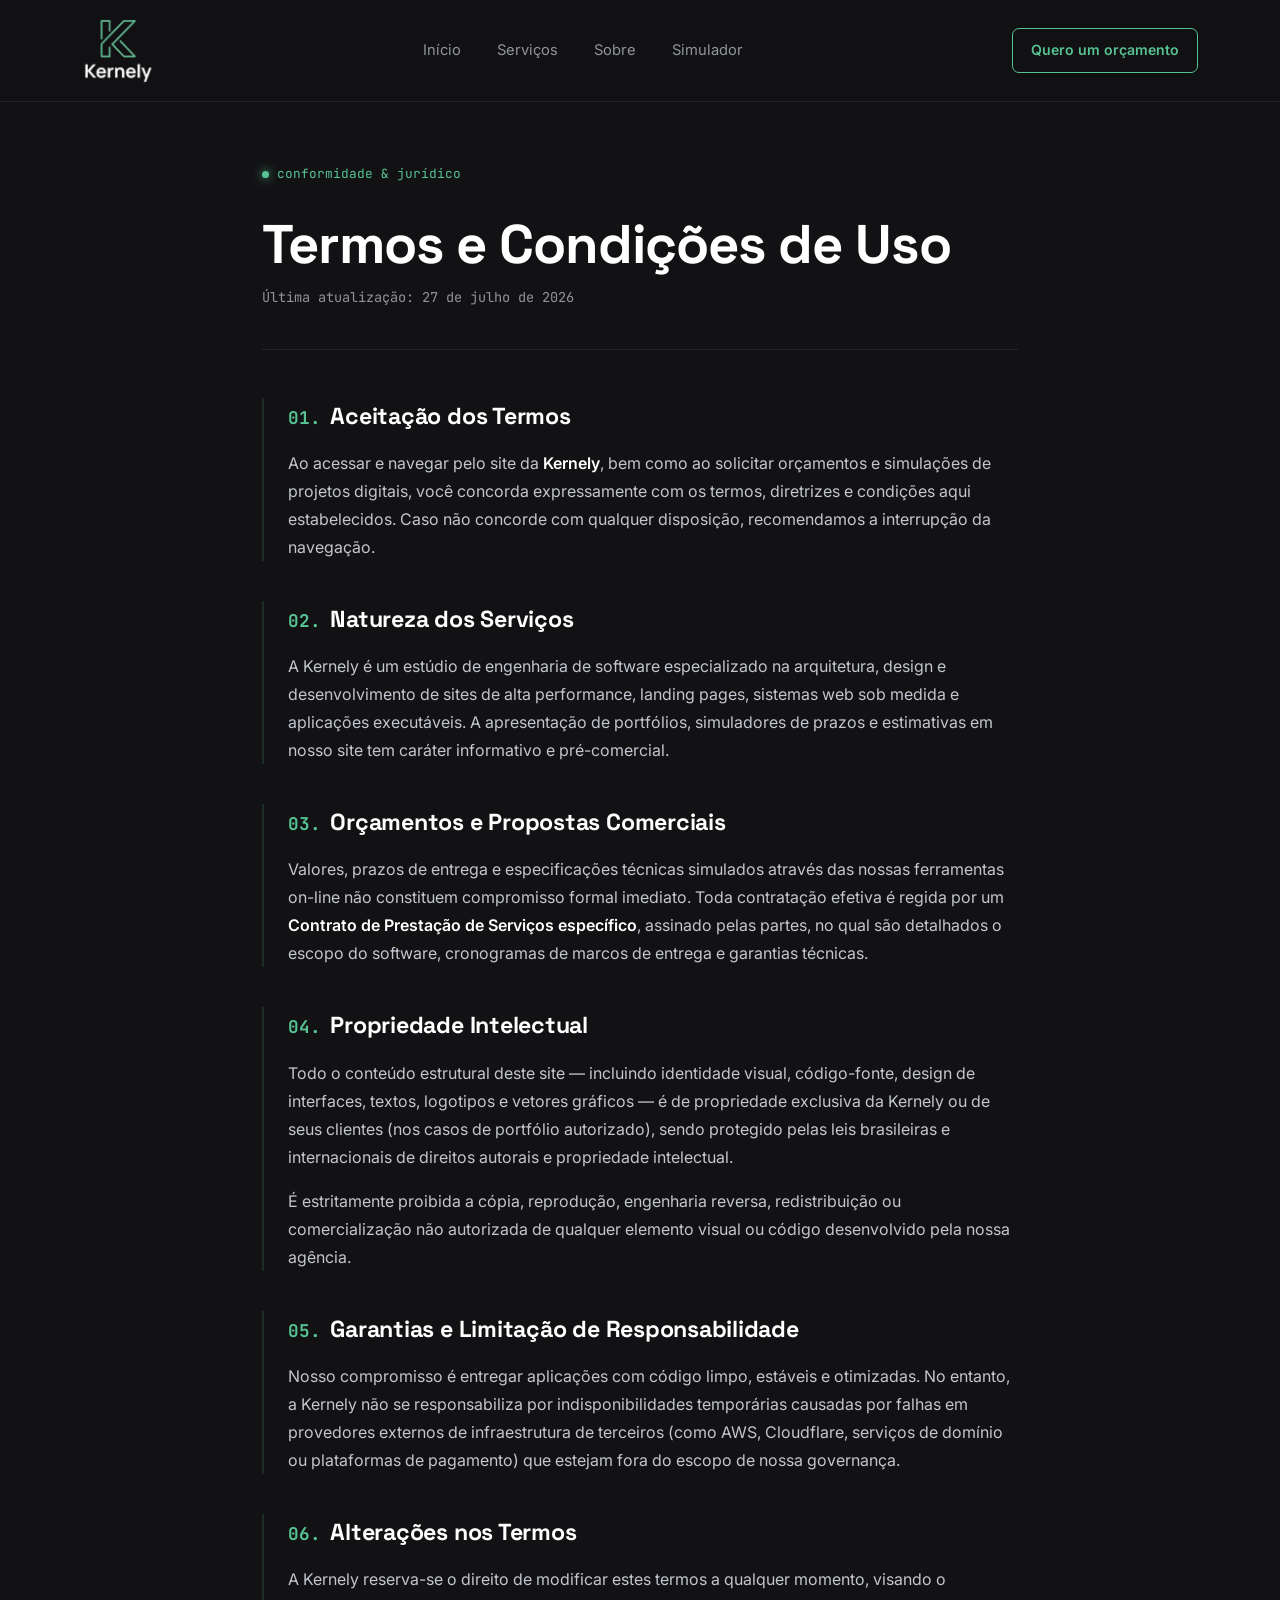
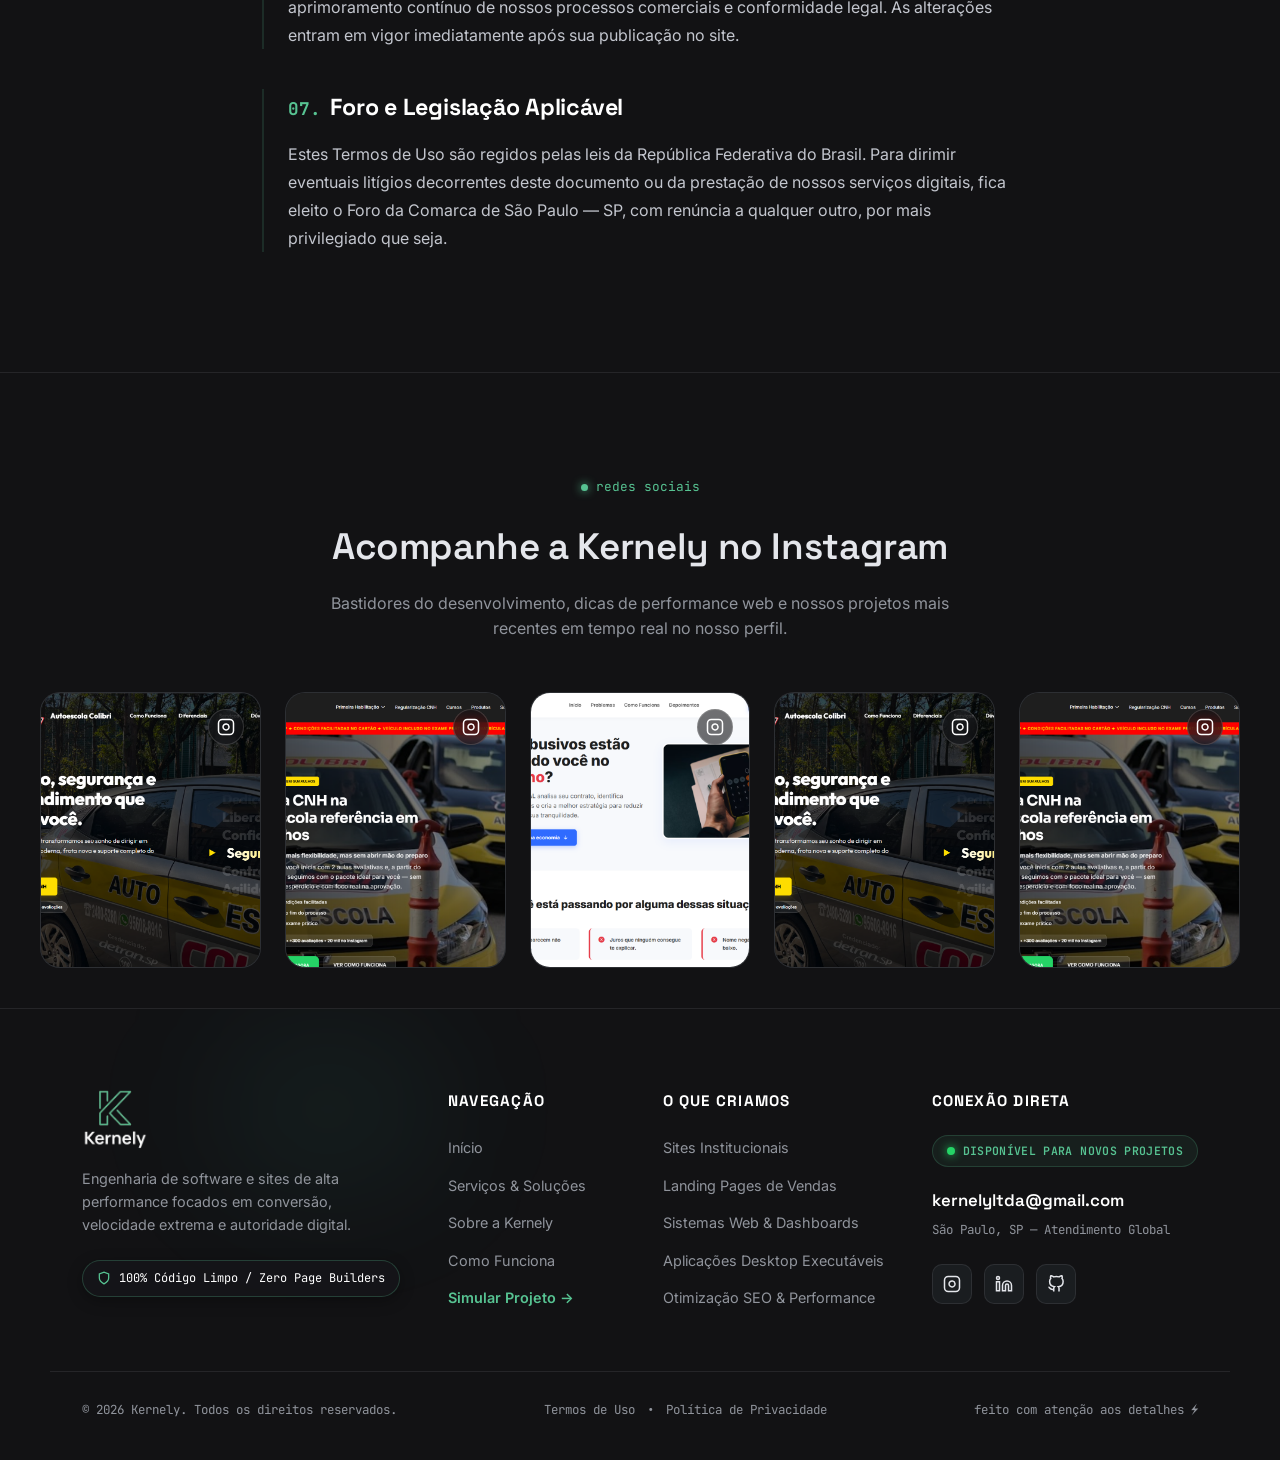
<file: termos.html>
<!DOCTYPE html>
<html lang="pt-BR">
<head>
  <meta charset="UTF-8">
  <meta name="viewport" content="width=device-width, initial-scale=1.0">
  <title>Termos de Uso — Kernely</title>
  <link rel="stylesheet" href="styles.css">
  <link rel="preconnect" href="https://fonts.googleapis.com">
  <link rel="preconnect" href="https://fonts.gstatic.com" crossorigin>
  <link href="https://fonts.googleapis.com/css2?family=Inter:wght@400;500;600&family=JetBrains+Mono:wght@400;700&family=Space+Grotesk:wght@600;700&display=swap" rel="stylesheet">
<!-- DADOS ESTRUTURADOS (SEO & GEO) -->
<script type="application/ld+json">
{
  "@context": "https://schema.org",
  "@type": "ProfessionalService",
  "@id": "https://kernely.com.br/#organization",
  "name": "Kernely",
  "alternateName": "Kernely Engenharia Web",
  "slogan": "Code that matters.",
  "url": "https://kernely.com.br/",
  "logo": "https://kernely.com.br/imagens/logo-kernely.png",
  "image": "https://kernely.com.br/imagens/capa-og.jpg",
  "description": "Engenharia de software focada em alta performance. Desenvolvemos Sistemas Web com painéis hierárquicos, Aplicações Desktop executáveis e Sites Otimizados para conversão.",
  "email": "kernelyltda@gmail.com",
  "areaServed": "BR",
  "address": {
    "@type": "PostalAddress",
    "addressLocality": "São Paulo",
    "addressRegion": "SP",
    "addressCountry": "BR"
  },
  "contactPoint": {
    "@type": "ContactPoint",
    "telephone": "+55-11-99562-0111",
    "email": "kernelyltda@gmail.com",
    "contactType": "Atendimento Comercial",
    "areaServed": "BR",
    "availableLanguage": "Portuguese"
  },
  "makesOffer": [
    {
      "@type": "Offer",
      "itemOffered": {
        "@type": "Service",
        "name": "Desenvolvimento de Sistemas Web e Dashboards"
      }
    },
    {
      "@type": "Offer",
      "itemOffered": {
        "@type": "Service",
        "name": "Desenvolvimento de Aplicações Desktop Executáveis"
      }
    },
    {
      "@type": "Offer",
      "itemOffered": {
        "@type": "Service",
        "name": "Criação de Landing Pages e Sites Institucionais"
      }
    }
  ],
  "knowsAbout": [
    "Desenvolvimento Web",
    "Sites Institucionais",
    "Landing Pages de Alta Conversão",
    "Sistemas Web e Dashboards",
    "Aplicações Desktop Executáveis",
    "SEO",
    "GEO (Generative Engine Optimization)"
  ],
  "sameAs": [
    "https://www.instagram.com/kernely",
    "https://github.com/kernelyltda",
    "https://linkedin.com/company/kernely"
  ]
}
</script>
</head>
<body>

  <!-- O MESMO HEADER DO SEU SITE -->
  <header>
  <nav>
    <a class="brand" href="index.html">
      <img src="imagens/logo-kernely.png" alt="Logo Kernely" class="logo-img">
    </a>
    <div class="nav-links">
      <a href="index.html" >Início</a>
      <a href="servicos.html">Serviços</a>
      <a href="sobre.html">Sobre</a>
      <a href="simulador.html">Simulador</a>
    </div>
    <a class="nav-cta" href="https://wa.me/5511995620111?text=Ol%C3%A1!%20Gostaria%20de%20solicitar%20um%20or%C3%A7amento%20com%20a%20Kernely." target="_blank" rel="noopener noreferrer">Quero um orçamento</a>
  </nav>
</header>

<!-- BARRA DE NAVEGAÇÃO MOBILE -->
<nav class="mobile-bottom-nav">
  <a href="index.html" class=>
    <svg viewBox="0 0 24 24"><path d="M3 9l9-7 9 7v11a2 2 0 0 1-2 2H5a2 2 0 0 1-2-2z"/><polyline points="9 22 9 12 15 12 15 22"/></svg>
    <span>Início</span>
  </a>
  <a href="servicos.html">
    <svg viewBox="0 0 24 24"><rect x="3" y="3" width="7" height="7"/><rect x="14" y="3" width="7" height="7"/><rect x="14" y="14" width="7" height="7"/><rect x="3" y="14" width="7" height="7"/></svg>
    <span>Serviços</span>
  </a>
  <a href="sobre.html">
    <svg viewBox="0 0 24 24"><path d="M20 21v-2a4 4 0 0 0-4-4H8a4 4 0 0 0-4 4v2"/><circle cx="12" cy="7" r="4"/></svg>
    <span>Sobre</span>
  </a>
  <a href="simulador.html">
    <svg viewBox="0 0 24 24"><rect x="2" y="3" width="20" height="14" rx="2" ry="2"/><line x1="8" y1="21" x2="16" y2="21"/><line x1="12" y1="17" x2="12" y2="21"/></svg>
    <span>Simulador</span>
  </a>
</nav>

  <!-- SEÇÃO DE CONTEÚDO JURÍDICO -->
  <main class="k-legal-section">
    <div class="wrap legal-wrap">
      
      <!-- CABEÇALHO DO DOCUMENTO -->
      <div class="legal-header">
        <span class="eyebrow">conformidade & jurídico</span>
        <h1>Termos e Condições de Uso</h1>
        <p class="last-updated">Última atualização: 27 de julho de 2026</p>
      </div>

      <!-- CORPO DO TEXTO -->
      <div class="legal-content">
        
        <div class="legal-block">
          <h2><span class="legal-num">01.</span> Aceitação dos Termos</h2>
          <p>Ao acessar e navegar pelo site da <strong>Kernely</strong>, bem como ao solicitar orçamentos e simulações de projetos digitais, você concorda expressamente com os termos, diretrizes e condições aqui estabelecidos. Caso não concorde com qualquer disposição, recomendamos a interrupção da navegação.</p>
        </div>

        <div class="legal-block">
          <h2><span class="legal-num">02.</span> Natureza dos Serviços</h2>
          <p>A Kernely é um estúdio de engenharia de software especializado na arquitetura, design e desenvolvimento de sites de alta performance, landing pages, sistemas web sob medida e aplicações executáveis. A apresentação de portfólios, simuladores de prazos e estimativas em nosso site tem caráter informativo e pré-comercial.</p>
        </div>

        <div class="legal-block">
          <h2><span class="legal-num">03.</span> Orçamentos e Propostas Comerciais</h2>
          <p>Valores, prazos de entrega e especificações técnicas simulados através das nossas ferramentas on-line não constituem compromisso formal imediato. Toda contratação efetiva é regida por um <strong>Contrato de Prestação de Serviços específico</strong>, assinado pelas partes, no qual são detalhados o escopo do software, cronogramas de marcos de entrega e garantias técnicas.</p>
        </div>

        <div class="legal-block">
          <h2><span class="legal-num">04.</span> Propriedade Intelectual</h2>
          <p>Todo o conteúdo estrutural deste site — incluindo identidade visual, código-fonte, design de interfaces, textos, logotipos e vetores gráficos — é de propriedade exclusiva da Kernely ou de seus clientes (nos casos de portfólio autorizado), sendo protegido pelas leis brasileiras e internacionais de direitos autorais e propriedade intelectual.</p>
          <p>É estritamente proibida a cópia, reprodução, engenharia reversa, redistribuição ou comercialização não autorizada de qualquer elemento visual ou código desenvolvido pela nossa agência.</p>
        </div>

        <div class="legal-block">
          <h2><span class="legal-num">05.</span> Garantias e Limitação de Responsabilidade</h2>
          <p>Nosso compromisso é entregar aplicações com código limpo, estáveis e otimizadas. No entanto, a Kernely não se responsabiliza por indisponibilidades temporárias causadas por falhas em provedores externos de infraestrutura de terceiros (como AWS, Cloudflare, serviços de domínio ou plataformas de pagamento) que estejam fora do escopo de nossa governança.</p>
        </div>

        <div class="legal-block">
          <h2><span class="legal-num">06.</span> Alterações nos Termos</h2>
          <p>A Kernely reserva-se o direito de modificar estes termos a qualquer momento, visando o aprimoramento contínuo de nossos processos comerciais e conformidade legal. As alterações entram em vigor imediatamente após sua publicação no site.</p>
        </div>

        <div class="legal-block">
          <h2><span class="legal-num">07.</span> Foro e Legislação Aplicável</h2>
          <p>Estes Termos de Uso são regidos pelas leis da República Federativa do Brasil. Para dirimir eventuais litígios decorrentes deste documento ou da prestação de nossos serviços digitais, fica eleito o Foro da Comarca de São Paulo — SP, com renúncia a qualquer outro, por mais privilegiado que seja.</p>
        </div>

      </div>

    </div>
  </main>

  <section class="k-social-section">
  <div class="wrap">
   
    <div class="section-head reveal" style="text-align: center; margin: 0 auto 50px;">
      <span class="eyebrow" style="justify-content: center;">redes sociais</span>
      <h2>Acompanhe a Kernely no Instagram</h2>
      <p>Bastidores do desenvolvimento, dicas de performance web e nossos projetos mais recentes em tempo real no nosso perfil.</p>
    </div>


    <!-- GRID DE POSTS (5 NO DESKTOP / 3 NO MOBILE) -->
    <div class="insta-grid reveal d1" id="insta-feed-container">
      <!-- O Javascript irá injetar os seus posts reais do Behold.so aqui automaticamente -->
    </div>


  </div>
</section>


  <!-- ==========================================================================
     RODAPÉ (FOOTER) — ARQUITETURA EM 4 COLUNAS & SUB-FOOTER LEGAL
     ========================================================================== -->
<footer class="k-footer">
  <div class="footer-glow"></div>
  
  <div class="wrap footer-main-grid">
    
    <!-- COLUNA 1: MARCA & MISSÃO -->
    <div class="footer-col brand-col">
      <a href="index.html" class="footer-brand">
        <img src="imagens/logo-kernely.png" alt="Kernely Logo" class="logo-img-footer">
      </a>
      <p class="footer-desc">Engenharia de software e sites de alta performance focados em conversão, velocidade extrema e autoridade digital.</p>
      <div class="footer-badge">
        <svg viewBox="0 0 24 24" fill="none" stroke="currentColor"><path d="M12 22s8-4 8-10V5l-8-3-8 3v7c0 6 8 10 8 10z"/></svg>
        <span>100% Código Limpo / Zero Page Builders</span>
      </div>
    </div>

    <!-- COLUNA 2: NAVEGAÇÃO -->
    <div class="footer-col">
      <span class="footer-title">Navegação</span>
      <ul class="footer-nav">
        <li><a href="index.html">Início</a></li>
        <li><a href="servicos.html">Serviços & Soluções</a></li>
        <li><a href="sobre.html">Sobre a Kernely</a></li>
        <li><a href="index.html#processo">Como Funciona</a></li>
        <li><a href="https://wa.me/5511995620111?text=Olá,%20gostaria%20de%20simular%20e%20fazer%20o%20orçamento%20de%20um%20projeto%20com%20a%20Kernely!" target="_blank" rel="noopener noreferrer" class="link-highlight">Simular Projeto →</a></li>
      </ul>
    </div>

    <!-- COLUNA 3: O QUE CRIAMOS -->
    <div class="footer-col">
      <span class="footer-title">O Que Criamos</span>
      <ul class="footer-nav">
        <li><a href="servicos.html">Sites Institucionais</a></li>
        <li><a href="servicos.html">Landing Pages de Vendas</a></li>
        <li><a href="servicos.html">Sistemas Web & Dashboards</a></li>
        <li><a href="servicos.html">Aplicações Desktop Executáveis</a></li>
        <li><a href="servicos.html">Otimização SEO & Performance</a></li>
      </ul>
    </div>

    <!-- COLUNA 4: CONTATO & STATUS -->
    <div class="footer-col contact-col">
      <span class="footer-title">Conexão Direta</span>
      
      <div class="status-indicator">
        <span class="status-dot"></span>
        <span class="status-text">Disponível para novos projetos</span>
      </div>

      <div class="contact-info">
        <a href="mailto:kernelyltda@gmail.com" class="contact-email">kernelyltda@gmail.com</a>
        <span class="contact-loc">São Paulo, SP — Atendimento Global</span>
      </div>

      <div class="footer-socials">
        <a href="https://www.instagram.com/kernely" target="_blank" rel="noopener noreferrer" aria-label="Instagram">
          <svg viewBox="0 0 24 24"><rect x="2" y="2" width="20" height="20" rx="5" ry="5"/><path d="M16 11.37A4 4 0 1 1 12.63 8 4 4 0 0 1 16 11.37z"/><line x1="17.5" y1="6.5" x2="17.51" y2="6.5"/></svg>
        </a>
        <a href="https://linkedin.com/in/guih-barbz" target="_blank" rel="noopener noreferrer" aria-label="LinkedIn">
          <svg viewBox="0 0 24 24"><path d="M16 8a6 6 0 0 1 6 6v7h-4v-7a2 2 0 0 0-2-2 2 2 0 0 0-2 2v7h-4v-7a6 6 0 0 1 6-6z"/><rect x="2" y="9" width="4" height="12"/><circle cx="4" cy="4" r="2"/></svg>
        </a>
        <a href="https://github.com/kernelyltda" target="_blank" rel="noopener noreferrer" aria-label="GitHub">
          <svg viewBox="0 0 24 24"><path d="M9 19c-5 1.5-5-2.5-7-3m14 6v-3.87a3.37 3.37 0 0 0-.94-2.61c3.14-.35 6.44-1.54 6.44-7A5.44 5.44 0 0 0 20 4.77 5.07 5.07 0 0 0 19.91 1S18.73.65 16 2.48a13.38 13.38 0 0 0-7 0C6.27.65 5.09 1 5.09 1A5.07 5.07 0 0 0 5 4.77a5.44 5.44 0 0 0-1.5 3.78c0 5.42 3.3 6.61 6.44 7A3.37 3.37 0 0 0 9 18.13V22"/></svg>
        </a>
      </div>
    </div>

  </div>

  <!-- LINHA INFERIOR (SUB-FOOTER) -->
  <div class="wrap footer-bottom-bar">
    <div class="fb-left">© 2026 Kernely. Todos os direitos reservados.</div>
    <div class="fb-center">
  <a href="termos.html">Termos de Uso</a>
  <span>•</span>
  <a href="privacidade.html">Política de Privacidade</a>
</div>
    <div class="fb-right">feito com atenção aos detalhes ⚡</div>
  </div>
</footer>

<script src="script.js"></script>
</body>
</html>
</file>
<file: styles.css>
/* ==========================================================================
   KERNELY — STYLES.CSS (ARQUIVO DEFINITIVO E 100% UNIFICADO)
   ========================================================================== */

/* --- 01. VARIÁVEIS E RESET GERAL --- */
:root {
  --bg: #121214;
  --bg2: #1A1D20;
  --bg3: #1E2225;
  --accent: #57C392;
  --accent2: #00F0FF;
  --text: #E4E6EB;
  --muted: #90949C;
  --border: rgba(228, 230, 235, 0.09);
  --mono: 'JetBrains Mono', monospace;
  --display: 'Space Grotesk', sans-serif;
  --body: 'Inter', sans-serif;
}

* { margin: 0; padding: 0; box-sizing: border-box; }
html { scroll-behavior: smooth; }
body {
  background: var(--bg);
  color: var(--text);
  font-family: var(--body);
  line-height: 1.6;
  overflow-x: hidden;
}
::selection { background: var(--accent); color: var(--bg); }
a { color: inherit; text-decoration: none; }
img, svg { display: block; }
ul { list-style: none; }

.wrap { max-width: 1180px; margin: 0 auto; padding: 0 32px; }

.grain {
  position: fixed; inset: 0; pointer-events: none; z-index: 1;
  background-image:
    linear-gradient(var(--border) 1px, transparent 1px),
    linear-gradient(90deg, var(--border) 1px, transparent 1px);
  background-size: 64px 64px;
  mask-image: radial-gradient(ellipse 80% 60% at 50% 0%, black 0%, transparent 70%);
  opacity: .5;
}

/* --- 02. NAVEGAÇÃO DESKTOP E MOBILE --- */
header {
  position: fixed; top: 0; left: 0; right: 0; z-index: 100;
  background: rgba(18, 18, 20, 0.75);
  backdrop-filter: blur(10px);
  border-bottom: 1px solid var(--border);
}
nav {
  display: flex; align-items: center; justify-content: space-between;
  padding: 18px 32px; max-width: 1180px; margin: 0 auto;
}
.brand { display: flex; align-items: center; gap: 10px; }
.brand img.logo-img { height: 65px; width: auto; max-width: 100%; object-fit: contain; }
.footer-brand img.logo-img-footer { height: 60px; width: auto; max-width: 100%; object-fit: contain; }

.nav-links { display: flex; gap: 36px; font-size: .92rem; color: var(--muted); }
.nav-links a { transition: color .2s; position: relative; }
.nav-links a::after {
  content: ''; position: absolute; left: 0; bottom: -6px; width: 0; height: 1px;
  background: linear-gradient(90deg, var(--accent), var(--accent2));
  transition: width .25s;
}
.nav-links a:hover, .nav-links a.active { color: var(--text); }
.nav-links a:hover::after, .nav-links a.active::after { width: 100%; }
.nav-cta {
  font-family: var(--body); font-weight: 600; font-size: .88rem;
  border: 1px solid var(--accent); color: var(--accent);
  padding: 10px 18px; border-radius: 7px; transition: all .2s; white-space: nowrap;
}
.nav-cta:hover { background: var(--accent); color: var(--bg); transform: translateY(-1px); }
.mobile-bottom-nav { display: none; }

/* --- 03. HERO ABSTRATA (GLOBO 3D + VÍDEO + DIAGONAL DESIGN) --- */
.hero-scrolly-section {
  position: relative; height: 500vh; background-color: var(--bg);
  color: var(--text); overflow: clip; padding: 0 !important;
  margin: 0 !important; border-top: none !important;
}
.hero-sticky-container {
  position: sticky; top: 0; left: 0; width: 100%; height: 100vh;
  display: flex; align-items: center; justify-content: center;
  overflow: hidden; perspective: 1200px;
}
.hero-canvas { position: absolute; inset: 0; width: 100%; height: 100%; pointer-events: none; z-index: 1; }
.hero-video-wrap {
  position: absolute; inset: 0; width: 100%; height: 100%; z-index: 3; pointer-events: none; opacity: 0;
  clip-path: circle(0% at 50% 50%); transition: clip-path 0.15s linear, opacity 0.3s ease, transform 0.1s linear;
  will-change: clip-path, opacity, transform;
}
.hero-video { width: 100%; height: 100%; object-fit: cover; }
.hero-text-overlay {
  position: relative; z-index: 4; text-align: center; max-width: 800px; padding: 0 24px; pointer-events: none;
  transition: opacity 0.4s ease, transform 0.4s ease; will-change: opacity, transform;
}
.hero-eyebrow {
  color: var(--accent); font-weight: 600; margin-bottom: 16px; display: block; text-transform: uppercase;
  letter-spacing: 0.1em; font-family: var(--mono); filter: drop-shadow(0 0 8px rgba(87, 195, 146, 0.4));
}
.hero-dynamic-title {
  font-family: var(--display); font-weight: 700; font-size: clamp(2.2rem, 5vw, 4.2rem); line-height: 1.15;
  color: #FFFFFF; letter-spacing: -0.02em; text-shadow: 0 0 40px rgba(0, 240, 255, 0.25);
  transition: opacity 0.3s ease, transform 0.3s cubic-bezier(0.16, 1, 0.3, 1); transform: translateY(0); opacity: 1;
}
.hero-text-overlay.video-mode .hero-dynamic-title { text-shadow: 0 4px 20px rgba(0, 0, 0, 0.9); }
.hero-dynamic-title.slide-up-out { opacity: 0; transform: translateY(-30px); }
.hero-dynamic-title.slide-up-in-prepare { opacity: 0; transform: translateY(30px); transition: none !important; }
.hero-scroll-hint {
  position: absolute; bottom: 28px; left: 50%; transform: translateX(-50%); z-index: 5;
  display: flex; flex-direction: column; align-items: center; gap: 8px; font-family: var(--mono);
  font-size: 0.75rem; color: var(--muted); text-transform: uppercase; letter-spacing: 0.08em; transition: opacity 0.3s ease;
}
.mouse-icon { width: 22px; height: 36px; border: 2px solid var(--muted); border-radius: 12px; position: relative; display: flex; justify-content: center; }
.wheel { width: 4px; height: 8px; background-color: var(--accent); border-radius: 2px; margin-top: 6px; animation: scroll-wheel 1.5s infinite ease-in-out; }
@keyframes scroll-wheel { 0% { transform: translateY(0); opacity: 1; } 100% { transform: translateY(12px); opacity: 0; } }

.hero-diagonal-overlay {
  position: absolute; inset: 0; width: 100%; height: 100%; pointer-events: none; z-index: 4; display: flex;
  flex-direction: column; justify-content: center; padding: 0 clamp(40px, 6vw, 100px);
  transition: opacity 0.4s ease, transform 0.4s ease; will-change: opacity, transform;
}
.diagonal-top-left { max-width: 480px; text-align: left; align-self: flex-start; transform: translateY(-8vh); }
.diagonal-title { font-family: var(--display); font-weight: 700; font-size: clamp(2.4rem, 4.5vw, 4.2rem); line-height: 1.1; color: #FFFFFF; letter-spacing: -0.02em; text-shadow: 0 0 40px rgba(0, 240, 255, 0.25); }
.diagonal-bottom-right { max-width: 480px; text-align: right; align-self: flex-end; display: flex; flex-direction: column; align-items: flex-end; transform: translateY(8vh); }
.diagonal-subtitle-main { font-family: var(--display); font-weight: 700; font-size: clamp(2.4rem, 4.5vw, 4.2rem); line-height: 1.1; color: var(--accent); letter-spacing: -0.02em; margin-bottom: 12px; text-shadow: 0 0 30px rgba(87, 195, 146, 0.3); }
.diagonal-subtext { font-family: var(--body); font-size: clamp(0.95rem, 1.2vw, 1.1rem); color: var(--muted); line-height: 1.6; max-width: 420px; }

/* --- 04. HERO DA PÁGINA DE SERVIÇOS (BROWSER MOCKUP & BLOBS) --- */
.hero-grid { display: grid; grid-template-columns: 1.1fr 0.9fr; align-items: center; gap: 60px; position: relative; z-index: 2; }
.grad { background: linear-gradient(90deg, var(--accent) 0%, var(--accent2) 100%); -webkit-background-clip: text; -webkit-text-fill-color: transparent; display: inline-block; }
.hero-ctas { display: flex; align-items: center; gap: 16px; flex-wrap: wrap; }
.btn-ghost { font-family: var(--body); font-weight: 600; font-size: .94rem; background: transparent; color: var(--text); padding: 14px 26px; border-radius: 7px; border: 1px solid var(--border); transition: all .2s ease; }
.btn-ghost:hover { background: rgba(255, 255, 255, 0.05); border-color: rgba(255, 255, 255, 0.2); transform: translateY(-2px); }

.blob { position: absolute; border-radius: 50%; filter: blur(80px); opacity: 0.18; pointer-events: none; z-index: 0; animation: float-blob 10s infinite ease-in-out alternate; }
.blob-green { background: var(--accent); }
.blob-cyan { background: var(--accent2); }
@keyframes float-blob { 0% { transform: translate(0, 0) scale(1); } 100% { transform: translate(30px, 20px) scale(1.1); } }

.browser { background: #141618; border: 1px solid rgba(255, 255, 255, 0.08); border-radius: 16px; overflow: hidden; box-shadow: 0 30px 60px rgba(0, 0, 0, 0.6), 0 0 40px rgba(87, 195, 146, 0.05); }
.browser-bar { background: #191B1E; padding: 14px 20px; display: flex; align-items: center; gap: 8px; border-bottom: 1px solid rgba(255, 255, 255, 0.05); }
.browser-bar .dot { width: 10px; height: 10px; border-radius: 50%; background: rgba(255, 255, 255, 0.15); }
.browser-url { flex: 1; margin-left: 12px; background: rgba(0, 0, 0, 0.25); padding: 6px 16px; border-radius: 6px; font-family: var(--mono); font-size: 0.75rem; color: var(--muted); text-align: left; }
.browser-canvas { min-height: 270px; position: relative; padding: 26px 24px 30px; }
.built-content { display: flex; flex-direction: column; align-items: flex-start; }
.bc-tag { font-family: var(--mono); font-size: 0.75rem; color: var(--accent2); text-transform: lowercase; margin-bottom: 12px; }
.bc-title { font-family: var(--display); font-weight: 700; font-size: clamp(1.6rem, 2.8vw, 2.1rem); color: #FFFFFF; line-height: 1.2; margin-bottom: 14px; }
.bc-text { color: var(--muted); font-size: 0.95rem; line-height: 1.6; margin-bottom: 28px; }
.bc-btn { font-family: var(--body); font-weight: 600; font-size: 0.88rem; background: var(--accent); color: #121214; padding: 12px 22px; border-radius: 8px; box-shadow: 0 4px 14px rgba(87, 195, 146, 0.25); }
.bc-check { position: absolute; top: 28px; right: 28px; display: flex; align-items: center; gap: 6px; font-family: var(--mono); font-size: 0.8rem; color: var(--accent); }
.bc-check svg { width: 16px; height: 16px; stroke: var(--accent); stroke-width: 2.5; }
.bc-cursor { display: inline-block; width: 3px; height: 1.1em; background-color: var(--accent); margin-left: 4px; vertical-align: -2px; animation: blink-cursor 0.8s infinite; }
@keyframes blink-cursor { 0%, 100% { opacity: 1; } 50% { opacity: 0; } }
.k-features-grid { display: grid; grid-template-columns: repeat(3, 1fr); gap: 30px; align-items: stretch; width: 100%; }
.k-feature-card {
  background: #161619; border: 1px solid rgba(255, 255, 255, 0.08); border-radius: 24px; padding: 36px 28px; width: 100%;
  height: 100%; display: flex; flex-direction: column; align-items: flex-start;
  transition: transform 0.3s ease, border-color 0.3s ease, box-shadow 0.3s ease; box-shadow: 0 15px 35px rgba(0, 0, 0, 0.4);
}
.k-feature-card:hover { transform: translateY(-6px); border-color: rgba(87, 195, 146, 0.4); box-shadow: 0 20px 45px rgba(0, 0, 0, 0.6); }

.card-line-art { width: 100%; height: 90px; margin-bottom: 24px; display: flex; align-items: center; justify-content: flex-start; overflow: hidden; }
.card-line-art svg { width: auto; max-width: 100%; height: 100%; max-height: 80px; stroke: var(--accent); display: block; }
.k-feature-card h3 { font-family: var(--display); font-size: 1.3rem; font-weight: 700; color: #FFF; margin-bottom: 12px; letter-spacing: -0.01em; }
.k-feature-card p { color: var(--muted); font-size: 0.95rem; line-height: 1.6; margin: 0; }

/* --- 08. BLINDAGEM DE VISIBILIDADE GERAL (PROTEÇÃO ANTI-TELA PRETA) --- */
main { position: relative; z-index: 2; overflow: visible !important; }
section { position: relative; z-index: 2; padding: 100px 0; border-top: 1px solid var(--border); }
section.no-border { border-top: none; }

.eyebrow { font-family: var(--mono); font-size: .8rem; color: var(--accent); display: inline-flex; align-items: center; gap: 8px; margin-bottom: 20px; }
.eyebrow::before { content: ''; width: 7px; height: 7px; border-radius: 50%; background: var(--accent); box-shadow: 0 0 10px var(--accent); }
.section-head { max-width: 640px; margin-bottom: 60px; }
.section-head h2 { font-family: var(--display); font-weight: 600; font-size: clamp(1.6rem, 3.2vw, 2.3rem); letter-spacing: -.01em; margin-bottom: 14px; }
.section-head p { color: var(--muted); font-size: 1rem; }

@media (max-width: 9999px) {
  .reveal { opacity: 1 !important; transform: none !important; transition: opacity 0.7s ease, transform 0.7s ease; }
  .reveal:not(.in):not(.force-visible) { opacity: 0 !important; transform: translateY(28px) !important; }
}
.reveal.in { opacity: 1 !important; transform: translateY(0) !important; }
.reveal.d1 { transition-delay: .08s; }
.reveal.d2 { transition-delay: .16s; }
.reveal.d3 { transition-delay: .24s; }

/* --- 09. BOTÕES & CARDS GERAIS --- */
.btn-primary {
  font-family: var(--body); font-weight: 600; font-size: .94rem; background: var(--accent);
  color: var(--bg); padding: 14px 26px; border-radius: 7px; transition: transform .2s, box-shadow .2s; display: inline-block; border: none; cursor: pointer;
}
.btn-primary:hover { transform: translateY(-2px); box-shadow: 0 10px 26px rgba(87, 195, 146, .28); }
.card { background: var(--bg2); padding: 36px 32px; transition: background .25s, transform .25s; position: relative; }
.card:hover { background: var(--bg3); }
.card .icon { width: 42px; height: 42px; border-radius: 10px; background: rgba(87, 195, 146, .1); display: flex; align-items: center; justify-content: center; margin-bottom: 20px; transition: all .25s; }
.card:hover .icon { background: rgba(87, 195, 146, .18); transform: scale(1.06); }
.card .icon svg { width: 22px; height: 22px; stroke: var(--accent); }
.card h3 { font-family: var(--display); font-weight: 600; font-size: 1.15rem; margin-bottom: 10px; }
.card p { color: var(--muted); font-size: .92rem; }
.card a.card-link { display: inline-flex; align-items: center; gap: 6px; margin-top: 16px; color: var(--accent); font-size: .88rem; font-weight: 600; }
.card a.card-link svg { width: 14px; height: 14px; stroke: var(--accent); transition: transform .2s; }
.card a.card-link:hover svg { transform: translateX(4px); }

/* --- 10. COMPARAÇÃO ANTES & DEPOIS --- */
.comparison-grid { display: grid; grid-template-columns: 1fr 1fr; gap: 24px; }
.comp-card { background: var(--bg2); border: 1px solid var(--border); border-radius: 16px; padding: 36px 32px; transition: transform 0.3s ease; }
.comp-card:hover { transform: translateY(-3px); }
.comp-card.bad { background: linear-gradient(180deg, rgba(255, 60, 60, 0.04) 0%, var(--bg2) 100%); border-color: rgba(255, 60, 60, 0.15); }
.comp-card.good { background: linear-gradient(180deg, rgba(87, 195, 146, 0.06) 0%, var(--bg2) 100%); border-color: rgba(87, 195, 146, 0.25); }
.comp-title { display: flex; align-items: center; gap: 10px; font-family: var(--display); font-weight: 600; font-size: 1.25rem; margin-bottom: 28px; }
.comp-card.bad .comp-title { color: #ff6b6b; }
.comp-card.good .comp-title { color: var(--accent); }
.comp-title svg { width: 24px; height: 24px; stroke-width: 2.5; }
.comp-image { width: 100%; height: auto; border-radius: 8px; margin-bottom: 24px; border: 1px solid var(--border); object-fit: cover; }
.comp-item { display: flex; align-items: flex-start; gap: 14px; margin-bottom: 20px; }
.comp-item:last-child { margin-bottom: 0; }
.comp-item-icon { flex-shrink: 0; margin-top: 2px; }
.comp-card.bad .comp-item-icon svg { width: 20px; height: 20px; stroke: #ff6b6b; }
.comp-card.good .comp-item-icon svg { width: 20px; height: 20px; stroke: var(--accent); }
.comp-item-text h4 { font-weight: 600; font-size: 1rem; color: var(--text); margin-bottom: 4px; }
.comp-item-text p { color: var(--muted); font-size: 0.9rem; }

/* --- 11. MARQUEE --- */
.marquee-wrap { overflow: hidden; position: relative; mask-image: linear-gradient(90deg, transparent, black 10%, black 90%, transparent); }
.marquee-track { display: flex; gap: 14px; width: max-content; animation: marquee-scroll 26s linear infinite; }
@keyframes marquee-scroll { from { transform: translateX(0); } to { transform: translateX(-25%); } }
.marquee-pill { font-family: var(--mono); font-size: .85rem; color: var(--muted); border: 1px solid var(--border); border-radius: 999px; padding: 10px 20px; white-space: nowrap; background: var(--bg2); }

/* --- 12. CARDS INTERATIVOS COM EXPANSÃO HORIZONTAL & MODAL --- */
.k-interactive-portfolio {
  padding: 120px 0;
  background-color: var(--bg);
  position: relative;
  z-index: 2;
}

.portfolio-cards-container {
  display: flex;
  gap: 20px;
  width: 100%;
  height: 520px;
}

.p-card {
  flex: 1;
  position: relative;
  border-radius: 28px;
  overflow: hidden;
  cursor: pointer;
  background: var(--bg2);
  border: 1px solid var(--border);
  transition: flex 0.6s cubic-bezier(0.16, 1, 0.3, 1), transform 0.3s ease, border-color 0.3s ease;
  will-change: flex;
}

.portfolio-cards-container:hover .p-card {
  opacity: 0.6;
}

.portfolio-cards-container .p-card:hover {
  flex: 2.5;
  opacity: 1;
  border-color: rgba(87, 195, 146, 0.5);
  box-shadow: 0 25px 50px rgba(0, 0, 0, 0.6);
}

.p-card-base {
  position: absolute;
  inset: 0;
  width: 100%;
  height: 100%;
  z-index: 1;
  transition: opacity 0.4s ease, transform 0.6s cubic-bezier(0.16, 1, 0.3, 1);
  display: flex;
  flex-direction: column;
  justify-content: flex-end;
  padding: 0;
}

.p-bg-img {
  position: absolute;
  inset: 0;
  width: 100%;
  height: 100%;
  object-fit: cover; 
  object-position: center bottom; 
  z-index: -1;
  transition: transform 0.6s ease;
}

.p-card:hover .p-card-base {
  opacity: 0;
  transform: scale(0.95);
  pointer-events: none;
}

.p-card-hover {
  position: absolute;
  inset: 0;
  width: 100%;
  height: 100%;
  z-index: 2;
  opacity: 0;
  transform: scale(1.08);
  transition: opacity 0.4s ease, transform 0.6s cubic-bezier(0.16, 1, 0.3, 1);
  display: flex;
  align-items: center;
  justify-content: center;
  pointer-events: none;
}

.p-hover-img {
  position: absolute;
  inset: 0;
  width: 100%;
  height: 100%;
  object-fit: cover;
  transform: scale(1.15) rotate(-3deg); 
  transition: transform 0.6s ease;
}

.p-hover-overlay {
  position: absolute;
  inset: 0;
  background: rgba(10, 11, 13, 0.55);
  backdrop-filter: blur(4px);
  -webkit-backdrop-filter: blur(4px);
}

.p-plus-btn {
  position: relative;
  z-index: 3;
  width: 64px;
  height: 64px;
  border-radius: 50%;
  background: rgba(255, 255, 255, 0.1);
  border: 1px solid rgba(255, 255, 255, 0.3);
  backdrop-filter: blur(10px);
  color: #FFFFFF;
  font-size: 2rem;
  font-weight: 300;
  display: flex;
  align-items: center;
  justify-content: center;
  box-shadow: 0 10px 25px rgba(0, 0, 0, 0.5);
  transition: transform 0.3s ease, background 0.3s ease, border-color 0.3s ease;
}

.p-card:hover .p-card-hover {
  opacity: 1;
  transform: scale(1);
  pointer-events: auto;
}

.p-card:hover .p-plus-btn:hover {
  transform: scale(1.15) rotate(90deg);
  background: var(--accent);
  border-color: var(--accent);
  color: #121214;
}

/* --- ESTILO DO MODAL LIGHTBOX (CORRIGIDO) --- */

/* 1. MÁGICA ANTI-CONFLITO: Oculta o header e botões flutuantes enquanto o modal estiver aberto */
body:has(.p-modal-overlay.active) header,
body:has(.p-modal-overlay.active) .mobile-bottom-nav,
body:has(.p-modal-overlay.active) .whatsapp-float {
  opacity: 0 !important;
  visibility: hidden !important;
  pointer-events: none !important;
  transition: opacity 0.2s ease, visibility 0.2s ease;
}

/* 2. OVERLAY DO MODAL COM FORÇA MÁXIMA DE GPU E Z-INDEX */
.p-modal-overlay {
  position: fixed !important;
  top: 0 !important;
  left: 0 !important;
  width: 100vw !important;
  height: 100vh !important;
  height: 100dvh !important;
  background: rgba(8, 9, 10, 0.88) !important;
  backdrop-filter: blur(16px);
  -webkit-backdrop-filter: blur(16px);
  z-index: 2147483647 !important; /* Valor máximo permitido pela computação em navegadores (32-bit int) */
  transform: translateZ(9999px); /* Força a placa de vídeo a renderizar na camada mais alta possível */
  display: flex;
  align-items: center;
  justify-content: center;
  padding: 24px;
  opacity: 0;
  visibility: hidden;
  transition: opacity 0.3s ease, visibility 0.3s ease;
}

.p-modal-overlay.active {
  opacity: 1;
  visibility: visible;
}

.p-modal-content {
  background: #121316;
  border: 1px solid rgba(255, 255, 255, 0.12);
  border-radius: 28px;
  width: 100%;
  max-width: 1000px;
  max-height: 90vh;
  overflow-y: auto;
  position: relative;
  box-shadow: 0 30px 80px rgba(0, 0, 0, 0.8);
  transform: translateY(30px) scale(0.95);
  transition: transform 0.4s cubic-bezier(0.16, 1, 0.3, 1);
  padding: 40px;
}

.p-modal-overlay.active .p-modal-content {
  transform: translateY(0) scale(1);
}

/* Garante prioridade absoluta de clique (z-index 9999) e remove interferência */
.p-modal-close {
  position: absolute;
  top: 24px;
  right: 24px;
  width: 44px;
  height: 44px;
  border-radius: 50%;
  background: rgba(255, 255, 255, 0.08);
  border: 1px solid rgba(255, 255, 255, 0.2);
  color: #FFFFFF;
  font-size: 1.2rem;
  cursor: pointer;
  display: flex;
  align-items: center;
  justify-content: center;
  transition: all 0.2s ease;
  z-index: 9999;
  pointer-events: auto !important;
}

.p-modal-close:hover {
  background: rgba(255, 60, 60, 0.25);
  border-color: #ff4d4d;
  color: #ff4d4d;
  transform: rotate(90deg) scale(1.05);
}

.p-modal-showcase {
  width: 100%;
  border-radius: 16px;
  overflow: hidden;
  margin-bottom: 36px;
  background: #090A0C;
  border: 1px solid var(--border);
  max-height: 480px;
  display: flex;
  align-items: center;
  justify-content: center;
}

.modal-mockup-img {
  width: 100%;
  height: auto;
  object-fit: cover;
}

.p-modal-info h2 {
  font-family: var(--display);
  font-size: clamp(2rem, 3.5vw, 2.8rem);
  font-weight: 700;
  color: #FFFFFF;
  margin-bottom: 16px;
}

.modal-divider {
  width: 100%;
  height: 3px;
  background: linear-gradient(90deg, #0055FF 0%, var(--accent) 100%);
  margin-bottom: 24px;
  border-radius: 2px;
}

.p-modal-info p {
  color: var(--text);
  font-size: 1.05rem;
  line-height: 1.7;
  max-width: 850px;
  margin-bottom: 32px;
}

/* NOVO: Estilos da área do botão "Ver site ao vivo" */
.modal-actions {
  display: flex;
  align-items: center;
  gap: 16px;
  margin-top: 10px;
}

.btn-live-site {
  display: inline-flex;
  align-items: center;
  gap: 10px;
  font-family: var(--body);
  font-weight: 600;
  font-size: 0.95rem;
  background: var(--accent);
  color: #121214;
  padding: 14px 28px;
  border-radius: 8px;
  transition: all 0.25s ease;
  box-shadow: 0 4px 15px rgba(87, 195, 146, 0.25);
}

.btn-live-site svg {
  width: 18px;
  height: 18px;
  stroke: #121214;
  transition: transform 0.2s ease;
}

.btn-live-site:hover {
  background: #4ab381;
  transform: translateY(-2px);
  box-shadow: 0 8px 25px rgba(87, 195, 146, 0.4);
}

.btn-live-site:hover svg {
  transform: translate(2px, -2px);
}

/* --- 13. QUALIDADE, PROCESSO & TYPEWRITER --- */
.quality-grid { display: grid; grid-template-columns: repeat(2, 1fr); gap: 24px; }
.quality-card { background: var(--bg2); border: 1px solid var(--border); border-radius: 16px; padding: 32px; transition: all 0.3s ease; display: flex; flex-direction: column; }
.quality-card:hover { transform: translateY(-4px); border-color: rgba(87, 195, 146, 0.4); background: var(--bg3); }
.quality-icon { width: 48px; height: 48px; border-radius: 12px; background: rgba(87, 195, 146, 0.1); display: flex; align-items: center; justify-content: center; margin-bottom: 20px; color: var(--accent); transition: all 0.3s ease; }
.quality-card:hover .quality-icon { background: rgba(87, 195, 146, 0.2); transform: scale(1.08); }
.quality-icon svg { width: 24px; height: 24px; stroke: var(--accent); }
.quality-card h3 { font-family: var(--display); font-weight: 600; font-size: 1.18rem; margin-bottom: 10px; }
.quality-card p { color: var(--muted); font-size: 0.92rem; }
@keyframes type-slogan { from { width: 0; } to { width: 14.5ch; } }

/* --- 14. CTA BANNER & FAQ ACCORDION --- */
.cta-banner {
  background: var(--bg2); border: 1px solid var(--border); border-radius: 16px;
  padding: 56px 48px; text-align: center; position: relative; overflow: hidden;
}
.cta-banner h2 { font-family: var(--display); font-weight: 600; font-size: clamp(1.5rem, 3vw, 2.1rem); margin-bottom: 14px; }
.cta-banner p { color: var(--muted); margin-bottom: 28px; max-width: 480px; margin-left: auto; margin-right: auto; }

.faq-list { display: flex; flex-direction: column; }
.faq-item { border-top: 1px solid var(--border); }
.faq-item:last-child { border-bottom: 1px solid var(--border); }
.faq-question {
  width: 100%; display: flex; align-items: center; justify-content: space-between; gap: 20px;
  background: none; border: none; color: var(--text); cursor: pointer; text-align: left;
  padding: 22px 0; font-family: var(--display); font-weight: 600; font-size: 1.02rem;
}
.faq-chevron { width: 18px; height: 18px; stroke: var(--accent); transition: transform .3s ease; }
.faq-item.open .faq-chevron { transform: rotate(180deg); }
.faq-answer { max-height: 0; overflow: hidden; transition: max-height .35s ease; }
.faq-answer p { color: var(--muted); font-size: .92rem; padding-bottom: 22px; max-width: 600px; }

/* ==========================================================================
   15. FOOTER & WHATSAPP FLUTUANTE (RODAPÉ AVANÇADO KERNELY)
   ========================================================================== */
.k-footer {
  background-color: var(--bg);
  border-top: 1px solid var(--border);
  position: relative;
  z-index: 2;
  overflow: hidden;
  padding-top: 80px;
  clear: both;
}

/* Efeito de luz ambiente de fundo (Glow ciano/esmeralda) */
.footer-glow {
  position: absolute;
  top: 0;
  left: 10%;
  width: 400px;
  height: 200px;
  background: radial-gradient(circle, rgba(87, 195, 146, 0.08) 0%, rgba(0, 240, 255, 0.03) 50%, transparent 70%);
  filter: blur(60px);
  pointer-events: none;
  z-index: 0;
}

.footer-main-grid {
  display: grid;
  grid-template-columns: 1.5fr 1fr 1fr 1.2fr;
  gap: 48px;
  padding-bottom: 60px;
  position: relative;
  z-index: 1;
}

.footer-col {
  display: flex;
  flex-direction: column;
}

/* Coluna 1: Marca & Propósito */
.brand-col .footer-brand {
  display: inline-block;
  margin-bottom: 18px;
}

.logo-img-footer {
  height: 45px;
  width: auto;
  object-fit: contain;
}

.footer-desc {
  color: var(--muted);
  font-size: 0.9rem;
  line-height: 1.6;
  margin-bottom: 24px;
  max-width: 320px;
}

.footer-badge {
  display: inline-flex;
  align-items: center;
  gap: 8px;
  background: rgba(22, 22, 25, 0.8);
  border: 1px solid rgba(87, 195, 146, 0.25);
  padding: 8px 14px;
  border-radius: 999px;
  font-family: var(--mono);
  font-size: 0.75rem;
  color: #FFFFFF;
  width: max-content;
  box-shadow: 0 4px 15px rgba(0, 0, 0, 0.3);
}

.footer-badge svg {
  width: 14px;
  height: 14px;
  stroke: var(--accent);
  stroke-width: 2.2;
}

/* Colunas 2 e 3: Títulos e Navegação */
.footer-title {
  font-family: var(--display);
  font-weight: 700;
  font-size: 0.95rem;
  color: #FFFFFF;
  text-transform: uppercase;
  letter-spacing: 0.08em;
  margin-bottom: 22px;
}

.footer-nav {
  display: flex;
  flex-direction: column;
  gap: 12px;
}

.footer-nav a {
  color: var(--muted);
  font-size: 0.9rem;
  transition: all 0.25s ease;
  display: inline-block;
  width: max-content;
}

.footer-nav a:hover {
  color: #FFFFFF;
  transform: translateX(4px);
}

.footer-nav a.link-highlight {
  color: var(--accent);
  font-weight: 600;
}

.footer-nav a.link-highlight:hover {
  color: var(--accent2);
}

/* Coluna 4: Contato & Status do Servidor */
.status-indicator {
  display: inline-flex;
  align-items: center;
  gap: 8px;
  background: rgba(87, 195, 146, 0.08);
  border: 1px solid rgba(87, 195, 146, 0.2);
  padding: 6px 14px;
  border-radius: 999px;
  width: max-content;
  margin-bottom: 20px;
}

.status-dot {
  width: 8px;
  height: 8px;
  background-color: #25D366;
  border-radius: 50%;
  box-shadow: 0 0 10px #25D366;
  animation: pulse-dot 2s infinite;
}

@keyframes pulse-dot {
  0% { transform: scale(0.95); opacity: 0.8; }
  50% { transform: scale(1.2); opacity: 1; box-shadow: 0 0 14px #25D366; }
  100% { transform: scale(0.95); opacity: 0.8; }
}

.status-text {
  font-family: var(--mono);
  font-size: 0.72rem;
  color: var(--accent);
  font-weight: 600;
  text-transform: uppercase;
  letter-spacing: 0.03em;
}

.contact-info {
  display: flex;
  flex-direction: column;
  gap: 6px;
  margin-bottom: 24px;
}

.contact-email {
  font-family: var(--display);
  font-size: 1.05rem;
  font-weight: 600;
  color: #FFFFFF;
  transition: color 0.2s ease;
}

.contact-email:hover {
  color: var(--accent);
}

.contact-loc {
  font-family: var(--mono);
  font-size: 0.78rem;
  color: var(--muted);
}

/* Redes Sociais do Footer */
.footer-socials {
  display: flex;
  gap: 12px;
}

.footer-socials a {
  width: 40px;
  height: 40px;
  border-radius: 10px;
  background: var(--bg2);
  border: 1px solid var(--border);
  display: flex;
  align-items: center;
  justify-content: center;
  color: var(--text);
  transition: all 0.25s ease;
}

.footer-socials a:hover {
  background: var(--accent);
  color: #121214;
  border-color: var(--accent);
  transform: translateY(-3px);
  box-shadow: 0 8px 20px rgba(87, 195, 146, 0.3);
}

.footer-socials svg {
  width: 18px;
  height: 18px;
  stroke: currentColor;
  fill: none;
  stroke-width: 2;
}

/* Sub-Footer (Barra Inferior) */
.footer-bottom-bar {
  border-top: 1px solid var(--border);
  padding: 28px 32px 40px;
  display: flex;
  align-items: center;
  justify-content: space-between;
  font-family: var(--mono);
  font-size: 0.78rem;
  color: var(--muted);
  position: relative;
  z-index: 1;
}

.fb-center {
  display: flex;
  align-items: center;
  gap: 12px;
}

.fb-center a:hover {
  color: #FFFFFF;
  text-decoration: underline;
}

/* Botão Flutuante WhatsApp */
.whatsapp-float {
  position: fixed;
  bottom: 28px;
  right: 28px;
  width: 56px;
  height: 56px;
  background-color: #25D366;
  color: #FFFFFF;
  border-radius: 50%;
  display: flex;
  align-items: center;
  justify-content: center;
  z-index: 9999;
  box-shadow: 0 4px 15px rgba(37, 211, 102, 0.4);
  transition: all 0.3s ease;
  animation: pulse-whatsapp 2.5s infinite;
}

.whatsapp-float svg { width: 30px; height: 30px; fill: currentColor; }
.whatsapp-float:hover { background-color: #20BA5A; transform: scale(1.1) translateY(-3px); }

@keyframes pulse-whatsapp {
  0% { box-shadow: 0 0 0 0 rgba(37, 211, 102, 0.6); }
  70% { box-shadow: 0 0 0 15px rgba(37, 211, 102, 0); }
  100% { box-shadow: 0 0 0 0 rgba(37, 211, 102, 0); }
}

/* --- RESPONSIVIDADE DO FOOTER PARA TABLETS E CELULARES --- */
@media (max-width: 1024px) {
  .footer-main-grid {
    grid-template-columns: repeat(2, 1fr);
    gap: 40px;
  }
  .brand-col {
    grid-column: span 2;
  }
}

@media (max-width: 768px) {
  .k-footer {
    padding-top: 60px;
  }
  .footer-main-grid {
    grid-template-columns: 1fr;
    gap: 36px;
  }
  .brand-col {
    grid-column: span 1;
  }
  .footer-bottom-bar {
    flex-direction: column;
    align-items: flex-start;
    gap: 16px;
    padding: 24px 20px 110px; /* Espaço extra no fundo para não colidir com o menu mobile */
  }
  .whatsapp-float {
    bottom: 90px !important;
    right: 20px !important;
    width: 52px !important;
    height: 52px !important;
  }
  .whatsapp-float svg { width: 26px !important; height: 26px !important; }
}

/* ==========================================================================
   CORREÇÃO DO ALINHAMENTO E CENTRALIZAÇÃO DA HERO NO MOBILE
   ========================================================================== */
@media (max-width: 860px) {
  .hero-diagonal-overlay {
    display: block !important;
    padding: 0 20px !important; 
  }

  .diagonal-top-left {
    position: absolute !important;
    top: 100px !important;
    left: 50% !important;
    transform: translateX(-50%) !important;
    width: 100% !important;
    max-width: 90% !important;
    text-align: center !important;
    margin: 0 !important;
  }

  .diagonal-bottom-right {
    position: absolute !important;
    bottom: 160px !important;
    left: 50% !important;
    transform: translateX(-50%) !important;
    width: 100% !important;
    max-width: 90% !important;
    text-align: center !important;
    display: flex !important;
    flex-direction: column !important;
    align-items: center !important;
    margin: 0 !important;
  }

  .hero-canvas {
    width: 100vw !important;
    left: 50% !important;
    top: 0 !important;
    transform: translateX(-50%) scale(0.85) !important;
    overflow: visible !important;
  }

  .hero-canvas canvas {
    width: 100vw !important;
    max-width: none !important;
    object-fit: cover !important;
  }

  .hero-scroll-hint {
    position: fixed !important;
    bottom: 95px !important;
    left: 50% !important;
    transform: translateX(-50%) !important;
    z-index: 99999 !important;
    pointer-events: none;
    width: max-content !important;
    text-align: center !important;
  }

  .portfolio-cards-container {
    display: flex !important;
    flex-direction: column !important;
    gap: 20px !important;
    height: auto !important;
  }

  .p-card {
    width: 100% !important;
    height: 320px !important;
    flex: none !important;
    opacity: 1 !important;
    /* Remove a expansão lateral no toque, mantendo o card estável no mobile */
    transition: transform 0.2s ease, border-color 0.2s ease !important;
  }

  .portfolio-cards-container:hover .p-card {
    opacity: 1 !important;
  }

  /* 💡 MÁGICA MOBILE: Desativa a camada de hover escuro com o "+" no celular! */
  .p-card-hover {
    display: none !important;
  }

  /* Garante que a capa e a logo fiquem sempre 100% visíveis no celular */
  .p-card-base {
    opacity: 1 !important;
    transform: none !important;
    pointer-events: auto !important;
  }

  .p-card:active {
    transform: scale(0.98) !important;
    border-color: var(--accent) !important;
  }

  .p-modal-content {
    padding: 24px;
    border-radius: 20px;
  }
  
  .p-modal-close {
    top: 16px;
    right: 16px;
  }
}

@media (max-width: 800px) {
  .comparison-grid, .quality-grid { grid-template-columns: 1fr; }
  .nav-links, .nav-cta { display: none !important; }
  header {
    position: fixed !important; top: 16px !important; left: 50% !important; transform: translateX(-50%) !important;
    width: max-content !important; background: rgba(26, 29, 32, 0.85) !important; backdrop-filter: blur(16px);
    border: 1px solid rgba(87, 195, 146, 0.28) !important; border-radius: 999px !important; padding: 8px 24px !important; z-index: 9999 !important;
  }
  nav { padding: 0 !important; }
  .brand img.logo-img { height: 38px !important; }

  .mobile-bottom-nav {
    display: flex !important; flex-direction: row !important; align-items: center !important; justify-content: space-around !important;
    position: fixed !important; bottom: max(16px, env(safe-area-inset-bottom, 16px)) !important; left: 50% !important; transform: translateX(-50%) !important;
    width: max-content !important; max-width: 92vw !important; height: 64px !important;
    background: rgba(26, 29, 32, 0.96) !important; backdrop-filter: blur(16px);
    border: 1px solid rgba(87, 195, 146, 0.35) !important; border-radius: 999px !important; padding: 0 24px !important; gap: 24px !important; z-index: 99999 !important;
  }
  .mobile-bottom-nav a { display: flex !important; flex-direction: column !important; align-items: center !important; gap: 4px !important; color: var(--muted) !important; }
  .mobile-bottom-nav a svg { width: 22px !important; height: 22px !important; stroke: currentColor !important; fill: none !important; }
  .mobile-bottom-nav a span { font-size: 0.65rem !important; font-weight: 500 !important; }
  .mobile-bottom-nav a.active, .mobile-bottom-nav a:hover { color: var(--accent) !important; transform: translateY(-2px); }

  footer { padding-bottom: 110px !important; }
  .whatsapp-float { bottom: 90px !important; right: 20px !important; width: 52px !important; height: 52px !important; }
  .whatsapp-float svg { width: 26px !important; height: 26px !important; }

  .hero-sticky-container {
    height: 100dvh !important;
  }

  .hero-canvas canvas {
    width: 100% !important;
    height: 100% !important;
    object-fit: cover !important;
  }

  .hero-scroll-hint {
    position: absolute !important;
    top: auto !important;
    bottom: 85px !important;
    left: 50% !important;
    transform: translateX(-50%) !important;
    z-index: 99 !important;
  }
}

@media (max-width: 600px) {
  .browser-canvas { padding: 28px 20px; }
  .browser-canvas {
    padding: 24px 20px !important;
  }

  /* Força o "site pronto" a ficar no topo direito, na exata linha de "sua empresa" */
  .bc-check {
    position: absolute !important;
    top: 24px !important;
    right: 20px !important;
    margin: 0 !important;
    align-self: auto !important;
  }
}

@media (prefers-reduced-motion: reduce) {
  * { animation: none !important; transition: none !important; }
  .reveal { opacity: 1 !important; transform: none !important; }
}

/* ==========================================================================
   SEÇÃO DE SERVIÇOS COM FUNDO ABSTRACT "COSMOS" & EFEITO VIDRO FOSCO
   ========================================================================== */
.k-services-showcase {
  position: relative;
  padding: 140px 0;
  background-image: url('imagens/bg-cosmos.jpg');
  background-size: cover;
  background-position: center;
  background-repeat: no-repeat;
  z-index: 2;
  overflow: hidden;
}

.k-services-showcase::before {
  content: '';
  position: absolute;
  inset: 0;
  width: 100%;
  height: 100%;
  background: linear-gradient(
    180deg, 
    var(--bg) 0%, 
    rgba(18, 18, 20, 0.40) 25%, 
    rgba(18, 18, 20, 0.40) 75%, 
    var(--bg) 100%
  );
  pointer-events: none;
  z-index: 0;
}

.k-services-showcase .wrap {
  position: relative;
  z-index: 1;
}

/* --- EFEITO GLASSMORPHISM (VIDRO FOSCO) NOS CARDS --- */
.bento-card {
  background: rgba(22, 22, 25, 0.75) !important; 
  backdrop-filter: blur(16px); 
  -webkit-backdrop-filter: blur(16px);
  border: 1px solid rgba(255, 255, 255, 0.12) !important;
  box-shadow: 0 15px 35px rgba(0, 0, 0, 0.4);
}

.card-main-dev {
  background: rgba(13, 14, 16, 0.85) !important;
  backdrop-filter: blur(20px);
  -webkit-backdrop-filter: blur(20px);
  border: 1px solid rgba(87, 195, 146, 0.35) !important;
  box-shadow: 
    0 20px 50px rgba(0, 0, 0, 0.6),
    inset 0 0 60px rgba(87, 195, 146, 0.08) !important;
}

.card-cta {
  background: var(--accent) !important;
  backdrop-filter: none;
  -webkit-backdrop-filter: none;
  border: none !important;
}

/* --- PARTE 1: MANIFESTO COM TECNOLOGIAS FLUTUANTES --- */
.services-manifesto {
  text-align: center;
  margin-bottom: 100px;
  position: relative;
}

.manifesto-center {
  position: relative;
  max-width: 800px;
  margin: 40px auto 0;
  padding: 60px 20px !important;
}

.manifesto-title {
  font-family: var(--display);
  font-size: clamp(2.2rem, 5vw, 4rem);
  font-weight: 400;
  line-height: 1.15;
  color: var(--text);
  letter-spacing: -0.02em;
}

.manifesto-title .highlight-text {
  font-weight: 700;
  color: #FFFFFF;
  background: linear-gradient(90deg, #FFFFFF 0%, var(--accent) 100%);
  -webkit-background-clip: text;
  -webkit-text-fill-color: transparent;
}

/* ==========================================================================
   OPÇÃO 1: PÍLULAS FLUTUANTES "HI-TECH NODE" (BLINDADAS E SEM COLISÃO)
   ========================================================================== */
.tech-badge {
  position: absolute;
  font-family: var(--mono);
  font-size: 0.85rem;
  font-weight: 600;
  color: #FFFFFF;
  background: rgba(18, 18, 20, 0.85) !important;
  border: 1px solid rgba(87, 195, 146, 0.4) !important;
  padding: 8px 18px;
  border-radius: 999px;
  backdrop-filter: blur(12px);
  -webkit-backdrop-filter: blur(12px);
  box-shadow: 
    0 10px 25px rgba(0, 0, 0, 0.6),
    0 0 15px rgba(87, 195, 146, 0.12);
  transition: transform 0.3s ease, border-color 0.3s ease;
  pointer-events: none;
  display: inline-flex;
  align-items: center;
  gap: 8px;
  letter-spacing: 0.03em;
  z-index: 10;
  transform: none !important;
}

.tech-badge::before {
  content: '';
  width: 6px;
  height: 6px;
  background-color: var(--accent);
  border-radius: 50%;
  box-shadow: 0 0 8px var(--accent);
  flex-shrink: 0;
}

.tech-tl { top: -15px; left: 0%; }
.tech-tc { top: -30px; left: 50%; transform: translateX(-50%) !important; }
.tech-tr { top: 15px; right: -2%; }
.tech-bl { bottom: -15px; left: 5%; }
.tech-br { bottom: 10px; right: 2%; }

@media (max-width: 1100px) {
  .tech-tl { left: 5%; }
  .tech-tr { right: 5%; }
  .tech-bl { left: 5%; }
  .tech-br { right: 5%; }
}

/* --- PARTE 2: BENTO GRID DE SERVIÇOS --- */
.bento-grid {
  display: grid;
  grid-template-columns: repeat(4, 1fr);
  grid-auto-rows: minmax(220px, auto);
  gap: 20px;
  width: 100%;
}

.bento-card {
  background: var(--bg2);
  border: 1px solid var(--border);
  border-radius: 24px;
  padding: 36px 32px;
  display: flex;
  flex-direction: column;
  justify-content: space-between;
  position: relative;
  overflow: hidden;
  transition: transform 0.3s ease, border-color 0.3s ease, box-shadow 0.3s ease;
}

.bento-card:hover {
  transform: translateY(-5px);
  border-color: rgba(87, 195, 146, 0.4);
  box-shadow: 0 20px 40px rgba(0, 0, 0, 0.5);
}

.bento-content h3 {
  font-family: var(--display);
  font-size: 1.4rem;
  font-weight: 700;
  color: #FFFFFF;
  margin-bottom: 12px;
  letter-spacing: -0.01em;
}

.bento-highlight {
  font-family: var(--display);
  font-size: 1.1rem;
  font-weight: 600;
  color: var(--accent);
  margin-bottom: 8px;
}

.bento-desc, .bento-content p {
  color: var(--muted);
  font-size: 0.95rem;
  line-height: 1.5;
}

.card-seo {
  grid-column: span 1;
  background: linear-gradient(135deg, rgba(255,255,255,0.03) 0%, var(--bg2) 100%);
}

.card-design {
  grid-column: span 1;
  background: linear-gradient(180deg, rgba(0, 240, 255, 0.08) 0%, var(--bg2) 100%);
  border-color: rgba(0, 240, 255, 0.2);
}

.card-main-dev {
  grid-column: span 2;
  grid-row: span 2;
  background: #0D0E10;
  border: 1px solid rgba(87, 195, 146, 0.3);
  box-shadow: inset 0 0 60px rgba(87, 195, 146, 0.05);
  justify-content: flex-start;
}

.bento-tag {
  font-family: var(--mono);
  font-size: 0.75rem;
  color: var(--accent);
  background: rgba(87, 195, 146, 0.1);
  padding: 6px 14px;
  border-radius: 999px;
  width: max-content;
  margin-bottom: 24px;
  display: inline-block;
}

.card-main-dev h3 {
  font-size: clamp(1.8rem, 2.5vw, 2.4rem);
  margin-bottom: 24px;
}

.bento-list {
  list-style: none;
  display: flex;
  flex-direction: column;
  gap: 12px;
  font-family: var(--display);
  font-size: clamp(1.1rem, 1.5vw, 1.4rem);
  font-weight: 600;
}

.bento-list .muted {
  color: rgba(255, 255, 255, 0.25);
  text-decoration: line-through;
}

.bento-list .active {
  color: var(--accent);
}

.card-ops {
  grid-column: span 1;
  grid-row: span 1;
}

.card-custom {
  grid-column: span 2;
  background: linear-gradient(90deg, var(--bg2) 0%, rgba(87, 195, 146, 0.05) 100%);
}

.card-cta {
  grid-column: span 1;
  background: var(--accent);
  color: #121214 !important;
  border: none;
  cursor: pointer;
  align-items: flex-start;
  transition: all 0.3s ease;
}

.card-cta:hover {
  background: #4ab381;
  transform: translateY(-5px) scale(1.02);
  box-shadow: 0 15px 35px rgba(87, 195, 146, 0.4);
}

.card-cta h3 {
  color: #121214 !important;
  font-size: 1.5rem;
  line-height: 1.2;
}

.cta-arrow {
  font-size: 2rem;
  font-weight: 700;
  margin-top: 20px;
  transition: transform 0.3s ease;
}

.card-cta:hover .cta-arrow {
  transform: translateX(10px);
}

/* --- RESPONSIVIDADE BENTO GRID PARA TABLETS E CELULARES --- */
@media (max-width: 1024px) {
  .bento-grid {
    grid-template-columns: repeat(2, 1fr);
  }
  .card-main-dev {
    grid-column: span 2;
  }
  .card-custom {
    grid-column: span 2;
  }
}

@media (max-width: 768px) {
  .manifesto-title {
    font-size: 2.2rem;
  }
  
  .tech-badge {
    display: none !important;
  }

  .bento-grid {
    grid-template-columns: 1fr;
  }

  .card-seo, .card-design, .card-main-dev, 
  .card-ops, .card-custom, .card-cta {
    grid-column: span 1;
    grid-row: span 1;
  }

  .bento-card {
    padding: 28px 24px;
  }
  .tech-tl, .tech-tr, .tech-bl, .tech-br {
    display: none;
  }
  
  .tech-tc {
    position: relative;
    top: 0;
    left: 0;
    transform: none !important;
    display: inline-flex;
    margin-bottom: 20px;
  }
}

/* --- CONTROLES MOBILE (ESCONDIDOS NO DESKTOP POR PADRÃO) --- */
.mobile-portfolio-controls {
  display: none;
}

/* --- RESPONSIVIDADE MOBILE PARA CARROSSEL E SETINHAS --- */
@media (max-width: 860px) {
  .portfolio-cards-container {
    display: block;
    height: auto;
    min-height: 380px;
    position: relative;
  }
  
  .portfolio-cards-container .p-card {
    display: none !important;
    width: 100%;
    height: 500px;
    animation: fadeInCard 0.4s cubic-bezier(0.16, 1, 0.3, 1) forwards;
  }

  .portfolio-cards-container .p-card.mobile-active {
    display: block !important;
  }

  @keyframes fadeInCard {
    from { opacity: 0; transform: scale(0.96); }
    to { opacity: 1; transform: scale(1); }
  }

  .mobile-portfolio-controls {
    display: flex;
    align-items: center;
    justify-content: center;
    gap: 16px;
    margin-top: 28px;
  }

  .m-nav-btn {
    width: 48px;
    height: 48px;
    border-radius: 50%;
    display: flex;
    align-items: center;
    justify-content: center;
    cursor: pointer;
    transition: all 0.25s ease;
    outline: none;
  }

  .m-nav-btn svg {
    width: 20px;
    height: 20px;
  }

  .m-nav-btn.prev-btn {
    background: transparent;
    border: 2px solid #0066FF;
    color: #0066FF;
  }

  .m-nav-btn.prev-btn:hover, .m-nav-btn.prev-btn:active {
    background: rgba(0, 102, 255, 0.15);
    transform: scale(0.92);
  }

  .m-nav-btn.next-btn {
    background: #0066FF;
    border: 2px solid #0066FF;
    color: #FFFFFF;
    box-shadow: 0 8px 20px rgba(0, 102, 255, 0.4);
  }

  .m-nav-btn.next-btn:hover, .m-nav-btn.next-btn:active {
    background: #0052cc;
    transform: scale(0.92);
  }
}

/* ==========================================================================
   TIMELINE PASSO A PASSO (ALINHAMENTO 1:1 COM A REFERÊNCIA)
   ========================================================================== */
.k-timeline-section {
  padding: 120px 0;
  background-color: var(--bg);
  position: relative;
  z-index: 2;
  border-top: 1px solid var(--border);
}

.k-timeline-wrap {
  max-width: 1300px !important;
}

.k-timeline-grid {
  display: grid;
  grid-template-columns: repeat(10, 1fr);
  gap: 4px;
  position: relative;
  align-items: center;
  margin-top: 50px;
}

.k-t-item {
  display: grid;
  grid-template-rows: 100px 70px 44px 70px 100px;
  justify-items: center;
  position: relative;
  width: 100%;
}

.k-t-item:not(:last-child) .k-t-node::after {
  content: '→';
  position: absolute;
  left: 100%;
  top: 50%;
  transform: translateY(-50%);
  width: calc(100vw / 10 - 32px);
  max-width: 80px;
  color: var(--accent);
  font-family: var(--mono);
  font-size: 1.1rem;
  font-weight: 700;
  display: flex;
  align-items: center;
  justify-content: center;
  z-index: 1;
}

.k-t-node {
  grid-row: 3;
  width: 40px;
  height: 40px;
  border-radius: 50%;
  background: #121214;
  border: 2px solid var(--accent);
  color: #FFFFFF;
  font-family: var(--display);
  font-weight: 700;
  font-size: 1.05rem;
  display: flex;
  align-items: center;
  justify-content: center;
  box-shadow: 0 0 15px rgba(87, 195, 146, 0.2);
  z-index: 2;
  position: relative;
}

.k-t-icon {
  width: 54px;
  height: 54px;
  border-radius: 14px;
  background: rgba(22, 22, 25, 0.9);
  border: 1px solid rgba(87, 195, 146, 0.35);
  display: flex;
  align-items: center;
  justify-content: center;
  box-shadow: 0 10px 25px rgba(0, 0, 0, 0.6);
  position: relative;
  transition: all 0.3s ease;
}

.k-t-icon svg {
  width: 22px;
  height: 22px;
  stroke: var(--accent);
  stroke-width: 1.8;
}

.k-t-item:hover .k-t-icon {
  border-color: var(--accent);
  transform: scale(1.08);
  box-shadow: 0 12px 30px rgba(87, 195, 146, 0.3);
}

.k-t-item.odd .k-t-info { grid-row: 1; align-self: end; padding-bottom: 12px; }
.k-t-item.odd .k-t-icon { grid-row: 2; align-self: center; }

.k-t-item.odd .k-t-icon::after {
  content: '';
  position: absolute;
  bottom: -16px;
  left: 50%;
  transform: translateX(-50%);
  width: 2px;
  height: 16px;
  background-color: var(--accent);
}

.k-t-item.even .k-t-icon { grid-row: 4; align-self: center; }
.k-t-item.even .k-t-info { grid-row: 5; align-self: start; padding-top: 12px; }

.k-t-item.even .k-t-icon::before {
  content: '';
  position: absolute;
  top: -16px;
  left: 50%;
  transform: translateX(-50%);
  width: 2px;
  height: 16px;
  background-color: var(--accent);
}

.k-t-info {
  display: flex;
  flex-direction: column;
  align-items: center;
  text-align: center;
  width: 100%;
}

.k-t-label {
  font-family: var(--display);
  font-size: 0.9rem;
  font-weight: 700;
  color: var(--accent);
  margin-bottom: 4px;
}

.k-t-desc {
  font-size: 0.76rem;
  color: #E4E6EB;
  line-height: 1.4;
  max-width: 115px;
  margin: 0;
}

@media (max-width: 960px) {
  .k-timeline-grid {
    display: flex;
    flex-direction: column;
    max-width: 480px;
    margin: 40px auto 0;
    gap: 0;
  }

  .k-t-item {
    display: grid !important;
    grid-template-columns: 1fr 44px 1fr !important;
    grid-template-rows: auto !important;
    gap: 16px;
    width: 100%;
    min-height: 96px;
    align-items: start !important;
  }

  .k-t-item .k-t-node::after,
  .k-t-icon,
  .k-t-label {
    display: none !important;
  }

  .k-t-node {
    grid-column: 2 !important;
    grid-row: 1 !important;
    margin: 0 auto;
  }

  .k-t-item:not(:last-child) .k-t-node::before {
    content: '↓';
    position: absolute;
    top: 44px;
    left: 50%;
    transform: translateX(-50%);
    color: var(--accent);
    font-size: 1.15rem;
    font-weight: 700;
  }

  .k-t-item.odd .k-t-info {
    grid-column: 3 !important;
    grid-row: 1 !important;
    align-items: flex-start !important;
    text-align: left !important;
    padding: 0 0 36px 0 !important;
  }

  .k-t-item.even .k-t-info {
    grid-column: 1 !important;
    grid-row: 1 !important;
    align-items: flex-end !important;
    text-align: right !important;
    padding: 0 0 36px 0 !important;
  }

  .k-t-info::before {
    content: '';
    display: block;
    width: 32px;
    height: 3px;
    background: var(--accent);
    margin-bottom: 8px;
    border-radius: 2px;
  }

  .k-t-desc {
    font-size: 0.92rem !important;
    max-width: 100% !important;
    color: var(--muted) !important;
  }
}

/* ==========================================================================
   SEÇÃO DE AVALIAÇÕES / DEPOIMENTOS (PROVA SOCIAL)
   ========================================================================== */
.k-testimonials-section {
  padding: 120px 0;
  background-color: var(--bg);
  position: relative;
  z-index: 2;
  border-top: 1px solid var(--border);
}

.testimonials-grid {
  display: grid;
  grid-template-columns: repeat(3, 1fr);
  gap: 24px;
  margin-top: 40px;
  align-items: stretch;
}

.testimonial-card {
  background: var(--bg2);
  border: 1px solid var(--border);
  border-radius: 24px;
  padding: 36px 30px;
  display: flex;
  flex-direction: column;
  justify-content: space-between;
  position: relative;
  transition: transform 0.3s ease, border-color 0.3s ease, box-shadow 0.3s ease;
  box-shadow: 0 15px 35px rgba(0, 0, 0, 0.3);
}

.testimonial-card:hover {
  transform: translateY(-6px);
  border-color: rgba(87, 195, 146, 0.4);
  box-shadow: 0 20px 45px rgba(0, 0, 0, 0.6);
  background: var(--bg3);
}

.t-stars {
  display: flex;
  gap: 4px;
  margin-bottom: 22px;
}

.t-stars svg {
  width: 18px;
  height: 18px;
  fill: var(--accent);
}

.t-quote {
  color: #E4E6EB;
  font-size: 0.96rem;
  line-height: 1.65;
  margin-bottom: 30px;
  font-style: italic;
  flex-grow: 1;
}

.t-author {
  display: flex;
  align-items: center;
  gap: 14px;
  padding-top: 20px;
  border-top: 1px solid var(--border);
}

.t-avatar {
  width: 44px;
  height: 44px;
  border-radius: 50%;
  background: rgba(87, 195, 146, 0.12);
  border: 1px solid rgba(87, 195, 146, 0.3);
  color: var(--accent);
  font-family: var(--display);
  font-weight: 700;
  font-size: 0.95rem;
  display: flex;
  align-items: center;
  justify-content: center;
  flex-shrink: 0;
  letter-spacing: -0.02em;
}

.t-info h4 {
  font-family: var(--display);
  font-weight: 700;
  font-size: 1rem;
  color: #FFFFFF;
  margin-bottom: 2px;
  line-height: 1.2;
}

.t-info span {
  font-family: var(--mono);
  font-size: 0.78rem;
  color: var(--muted);
}

@media (max-width: 960px) {
  .testimonials-grid {
    grid-template-columns: 1fr;
    gap: 20px;
  }
  
  .testimonial-card {
    padding: 30px 24px;
  }
}

/* ==========================================================================
   SEÇÃO 9: REDES SOCIAIS (CORRIGIDO E ESPAÇADO)
   ========================================================================== */
.k-social-section {
  /* MUDANÇA AQUI: Reduzimos o padding inferior de 120px para apenas 40px */
  padding: 100px 0 40px !important;
  background-color: var(--bg);
  position: relative;
  z-index: 2;
  border-top: 1px solid var(--border);
  clear: both;
}

.k-social-section .wrap {
  max-width: 1440px !important;
  width: 100% !important;
  padding: 0 40px !important;
  margin: 0 auto !important;
}

.insta-grid {
  display: grid;
  grid-template-columns: repeat(5, 1fr);
  gap: 24px;
  width: 100%;
  max-width: 100%;
}

.insta-card {
  position: relative;
  border-radius: 20px;
  overflow: hidden;
  aspect-ratio: 4 / 5;
  width: 100%;
  background: var(--bg2);
  border: 1px solid var(--border);
  display: block;
  transition: transform 0.3s cubic-bezier(0.16, 1, 0.3, 1), border-color 0.3s ease, box-shadow 0.3s ease;
}

.insta-img {
  width: 100%;
  height: 100%;
  object-fit: cover;
  object-position: center;
  transition: transform 0.5s cubic-bezier(0.16, 1, 0.3, 1);
}

.insta-card:hover {
  transform: translateY(-8px);
  border-color: var(--accent);
  box-shadow: 0 20px 40px rgba(0, 0, 0, 0.7);
}

.insta-card:hover .insta-img {
  transform: scale(1.08);
}

.insta-overlay {
  position: absolute;
  inset: 0;
  background: linear-gradient(0deg, rgba(18, 18, 20, 0.9) 0%, rgba(18, 18, 20, 0.2) 50%, transparent 100%);
  opacity: 0;
  transition: opacity 0.3s ease;
  display: flex;
  flex-direction: column;
  justify-content: flex-end;
  padding: 20px;
  color: #FFFFFF;
}

.insta-card:hover .insta-overlay {
  opacity: 1;
}

.insta-icon {
  position: absolute;
  top: 16px;
  right: 16px;
  width: 36px;
  height: 36px;
  border-radius: 50%;
  background: rgba(18, 18, 20, 0.6);
  backdrop-filter: blur(8px);
  -webkit-backdrop-filter: blur(8px);
  border: 1px solid rgba(255, 255, 255, 0.15);
  display: flex;
  align-items: center;
  justify-content: center;
  color: #FFFFFF;
  z-index: 2;
  transition: transform 0.3s ease, background 0.3s ease;
}

.insta-card:hover .insta-icon {
  background: var(--accent);
  color: #121214;
  transform: scale(1.1);
}

.insta-icon svg {
  width: 18px;
  height: 18px;
  stroke: currentColor;
  fill: none;
  stroke-width: 2;
}

.insta-caption {
  font-family: var(--body);
  font-size: 0.85rem;
  color: #E4E6EB;
  line-height: 1.4;
  display: -webkit-box;
  -webkit-line-clamp: 3;
  -webkit-box-orient: vertical;
  overflow: hidden;
}

/* --- RESPONSIVIDADE --- */
@media (max-width: 1200px) {
  .k-social-section .wrap {
    padding: 0 24px !important;
  }
  .insta-grid {
    grid-template-columns: repeat(3, 1fr);
    gap: 16px;
  }
  .insta-card:nth-child(n+4) {
    display: none !important;
  }
}

@media (max-width: 600px) {
  .k-social-section .wrap {
    padding: 0 16px !important;
  }
  .insta-grid {
    grid-template-columns: repeat(3, 1fr);
    gap: 8px;
  }
  .insta-card {
    border-radius: 14px;
  }
  .insta-icon {
    top: 10px;
    right: 10px;
    width: 28px;
    height: 28px;
  }
  .insta-icon svg {
    width: 14px;
    height: 14px;
  }
  .insta-overlay {
    opacity: 1;
    background: linear-gradient(0deg, rgba(18, 18, 20, 0.85) 0%, transparent 60%);
    padding: 10px;
  }
  .insta-caption {
    font-size: 0.7rem;
    -webkit-line-clamp: 2;
  }
}

/* ==========================================================================
   PÁGINAS JURÍDICAS (TERMOS DE USO & POLÍTICA DE PRIVACIDADE)
   ========================================================================== */
.k-legal-section {
  padding: 160px 0 120px;
  background-color: var(--bg);
  position: relative;
  z-index: 2;
  min-height: 80vh;
}

/* O segredo para não esticar na tela: largura máxima de 820 pixels e centralização */
.legal-wrap {
  max-width: 820px !important;
  width: 100% !important;
  margin: 0 auto !important;
  padding: 0 32px !important;
}

.legal-header {
  border-bottom: 1px solid var(--border);
  padding-bottom: 40px;
  margin-bottom: 48px;
  text-align: left;
}

.legal-header h1 {
  font-family: var(--display);
  font-size: clamp(2.2rem, 4.5vw, 3.4rem);
  font-weight: 700;
  color: #FFFFFF;
  letter-spacing: -0.02em;
  line-height: 1.15;
  margin-top: 8px;
  margin-bottom: 12px;
}

.last-updated {
  font-family: var(--mono);
  font-size: 0.85rem;
  color: var(--muted);
}

/* Formatação dos blocos de texto */
.legal-content {
  display: flex;
  flex-direction: column;
  gap: 40px;
}

.legal-block {
  border-left: 2px solid rgba(87, 195, 146, 0.15);
  padding-left: 24px;
  transition: border-color 0.3s ease;
}

.legal-block:hover {
  border-color: var(--accent);
}

.legal-block h2 {
  font-family: var(--display);
  font-size: clamp(1.2rem, 2vw, 1.45rem);
  font-weight: 700;
  color: #FFFFFF;
  margin-bottom: 14px;
  display: flex;
  align-items: baseline;
  gap: 10px;
  letter-spacing: -0.01em;
}

/* Números em verde brilhante com tipografia monoespaçada */
.legal-num {
  font-family: var(--mono);
  font-size: 1.1rem;
  font-weight: 700;
  color: var(--accent);
}

.legal-block p {
  color: #C3C6CE;
  font-size: 1rem;
  line-height: 1.75;
  margin-bottom: 16px;
}

.legal-block p:last-child {
  margin-bottom: 0;
}

.legal-block strong {
  color: #FFFFFF;
  font-weight: 600;
}

/* Responsividade Mobile para leitura no celular */
@media (max-width: 768px) {
  .k-legal-section {
    padding: 120px 0 80px;
  }
  
  .legal-wrap {
    padding: 0 20px !important;
  }

  .legal-block {
    padding-left: 16px;
  }

  .legal-content {
    gap: 32px;
  }

  .legal-block p {
    font-size: 0.95rem;
    line-height: 1.65;
  }
}

@media (max-width: 768px) {
}

@keyframes fadeInDiag {
  from { opacity: 0; transform: translateY(20px); }
  to { opacity: 1; transform: translateY(0); }
}

@media (max-width: 768px) {
  #btn-processar {
    font-size: 0.9rem !important;
    padding: 16px !important;
  }
}

/* ==========================================================================
   TABELA DE PREÇOS (PLANOS DE MANUTENÇÃO MENSAL)
   ========================================================================== */
.pricing-grid {
  display: grid;
  grid-template-columns: repeat(3, 1fr);
  gap: 24px;
  align-items: stretch;
}

.pricing-card {
  background: var(--bg2);
  border: 1px solid var(--border);
  border-radius: 24px;
  padding: 38px 32px;
  display: flex;
  flex-direction: column;
  justify-content: space-between;
  position: relative;
  transition: transform 0.3s ease, border-color 0.3s ease, box-shadow 0.3s ease;
}

.pricing-card:hover {
  transform: translateY(-6px);
  border-color: rgba(255, 255, 255, 0.2);
  box-shadow: 0 20px 45px rgba(0, 0, 0, 0.5);
}

.pricing-card.highlighted {
  background: linear-gradient(180deg, rgba(87, 195, 146, 0.08) 0%, var(--bg2) 100%);
  border: 2px solid var(--accent);
  box-shadow: 0 20px 50px rgba(87, 195, 146, 0.18);
  transform: scale(1.03);
  z-index: 2;
}

.pricing-card.highlighted:hover {
  transform: scale(1.03) translateY(-6px);
  box-shadow: 0 25px 60px rgba(87, 195, 146, 0.28);
}

.p-badge-top {
  position: absolute;
  top: -14px;
  left: 50%;
  transform: translateX(-50%);
  background: var(--accent);
  color: #121214;
  font-family: var(--mono);
  font-size: 0.72rem;
  font-weight: 700;
  padding: 6px 16px;
  border-radius: 999px;
  text-transform: uppercase;
  letter-spacing: 0.08em;
  box-shadow: 0 4px 15px rgba(87, 195, 146, 0.4);
}

.p-tier {
  font-family: var(--mono);
  font-size: 0.82rem;
  font-weight: 700;
  color: var(--muted);
  letter-spacing: 0.08em;
  display: block;
  margin-bottom: 12px;
}

.p-price {
  font-family: var(--display);
  font-size: clamp(2.4rem, 4vw, 3.2rem);
  font-weight: 700;
  color: #FFFFFF;
  line-height: 1;
  margin-bottom: 12px;
  display: flex;
  align-items: baseline;
  gap: 4px;
}

.p-price span {
  font-size: 1rem;
  font-weight: 500;
  color: var(--muted);
  font-family: var(--body);
}

.p-desc {
  color: var(--muted);
  font-size: 0.92rem;
  line-height: 1.5;
  margin-bottom: 24px;
}

.pricing-divider {
  width: 100%;
  height: 1px;
  background: var(--border);
  margin-bottom: 26px;
}

/* ==========================================================================
   CORREÇÃO DA LISTA DOS PLANOS (SUBSTITUA ESTE BLOCO NO STYLES.CSS)
   ========================================================================== */
.pricing-features {
  display: flex;
  flex-direction: column;
  gap: 14px;
  margin-bottom: 24px;
  flex-grow: 1;
  list-style: none;
}

.pricing-features li {
  font-size: 0.94rem;
  color: #E4E6EB;
  line-height: 1.5;
  display: block; /* Mata o flex que dividia a frase em duas colunas */
  padding-left: 20px;
  text-indent: -20px; /* Alinha o ícone ✓ ou ✕ para fora, deixando o texto perfeitamente reto */
}

.pricing-features li strong {
  font-weight: 600;
  color: #FFFFFF; /* Deixa o texto em negrito bem nítido em branco */
}

.pricing-features li.disabled {
  color: rgba(255, 255, 255, 0.28);
  text-decoration: line-through;
}

.pricing-features li.disabled strong {
  color: rgba(255, 255, 255, 0.28);
}

@media (max-width: 960px) {
  .pricing-grid {
    grid-template-columns: 1fr;
    gap: 28px;
  }
  .pricing-card.highlighted {
    transform: none;
  }
  .pricing-card.highlighted:hover {
    transform: translateY(-4px);
  }
}

/* ==========================================================================
   CORREÇÃO DA HERO DE SERVIÇOS NO MOBILE (COLE NO FINAL DO STYLES.CSS)
   ========================================================================== */
@media (max-width: 900px) {
  /* 1. Força o grid a virar 1 única coluna (texto em cima, navegador embaixo) */
  .hero-grid {
    grid-template-columns: 1fr !important;
    gap: 40px !important;
    text-align: center !important;
  }

  /* 2. Centraliza os textos, a bolinha verde do eyebrow e os botões */
  .hero-grid .eyebrow {
    justify-content: center !important;
    width: 100% !important;
  }
  
  .hero-grid p {
    margin: 0 auto 28px !important;
  }

  .hero-ctas {
    justify-content: center !important;
    width: 100% !important;
    gap: 12px !important;
  }

  .hero-ctas a {
    width: 100% !important;
    max-width: 320px !important;
    text-align: center !important;
  }

  /* 3. Expande o cartão do navegador para a largura inteira da tela */
  .browser {
    width: 100% !important;
    max-width: 100% !important;
    margin: 10px 0 0 0 !important;
    text-align: left !important; /* Mantém o código/texto interno alinhado à esquerda */
  }

  .browser-canvas {
    padding: 24px 20px !important;
  }

  /* 4. Dá um respiro extra no fundo para o menu mobile e o WhatsApp não cobrirem o cartão */
  .hero-services-section, 
  section.no-border:has(.hero-grid) {
    padding-top: 130px !important;
    padding-bottom: 90px !important;
  }
}

/* ==========================================================================
   TELA DE CARREGAMENTO PROPOSITIVA (MARKETING)
   ========================================================================== */
.k-marketing-loader {
  position: fixed;
  inset: 0;
  width: 100vw;
  height: 100vh;
  height: 100dvh;
  background-color: var(--bg);
  z-index: 2147483647 !important; /* Valor máximo permitido pela computação em navegadores (32-bit int) */
  display: flex;
  align-items: center;
  justify-content: center;
  flex-direction: column;
  transition: opacity 0.6s ease, visibility 0.6s ease;
}

.k-marketing-loader.finished {
  opacity: 0;
  visibility: hidden;
  pointer-events: none;
}

.k-loader-step {
  position: absolute;
  display: flex;
  flex-direction: column;
  align-items: center;
  justify-content: center;
  text-align: center;
  opacity: 0;
  visibility: hidden;
  transform: translateY(15px) scale(0.98);
  transition: all 0.6s cubic-bezier(0.16, 1, 0.3, 1);
}

.k-loader-step.active {
  opacity: 1;
  visibility: visible;
  transform: translateY(0) scale(1);
}

.k-spinner {
  width: 50px;
  height: 50px;
  border: 3px solid rgba(87, 195, 146, 0.15);
  border-top-color: var(--accent);
  border-radius: 50%;
  animation: spin-loader 0.8s linear infinite;
  margin-bottom: 20px;
}

@keyframes spin-loader {
  to { transform: rotate(360deg); }
}

.k-loader-text h2 {
  font-family: var(--display);
  font-size: clamp(1.8rem, 4.5vw, 3.6rem);
  font-weight: 700;
  color: #FFFFFF;
  line-height: 1.15;
  letter-spacing: -0.02em;
  max-width: 900px;
  padding: 0 24px;
}

.k-loader-text p {
  color: var(--muted);
  margin-top: 20px;
  font-size: clamp(0.95rem, 1.2vw, 1.1rem);
  font-family: var(--body);
}

/* ==========================================================================
   CORREÇÕES DE RESPONSIVIDADE PARA A PÁGINA SOBRE.HTML
   ========================================================================== */
@media (max-width: 1024px) {
  /* No tablet, a grade dos 3 pilares passa a ter 2 colunas para não esmagar o texto */
  .k-features-grid {
    grid-template-columns: repeat(2, 1fr) !important;
  }
}

@media (max-width: 800px) {
  /* No celular, os 3 pilares ficam perfeitamente empilhados (1 coluna) */
  .k-features-grid {
    grid-template-columns: 1fr !important;
  }
  
  /* Ajusta o espaçamento interno do banner escuro no final da página (CTA) */
  .cta-banner {
    padding: 48px 24px !important;
  }
  
  /* Força os botões do banner a empilharem verticalmente e ocuparem 100% da tela */
  .cta-banner div {
    flex-direction: column !important;
  }
  
  .cta-banner a {
    width: 100% !important;
    text-align: center !important;
    padding: 18px 24px !important;
  }
}

/* ==========================================================================
   CORREÇÃO DO ECOSSISTEMA DE PROJETOS (SOBRE.HTML) NO MOBILE
   ========================================================================== */
@media (max-width: 860px) {
  /* Ignora o estilo forçado no HTML e obriga a grade a ter apenas 1 coluna no celular */
  .bento-grid, 
  .bento-grid[style] {
    grid-template-columns: 1fr !important;
  }
}

/* ==========================================================================
   WIZARD DE DIAGNÓSTICO (SIMULADOR.HTML)
   ========================================================================== */
.wizard-container {
  background: var(--bg2);
  border: 1px solid var(--border);
  border-radius: 24px;
  padding: 50px 60px;
  box-shadow: 0 30px 60px rgba(0, 0, 0, 0.4);
  width: 100%;
  margin: 0 auto;
}

.progress-bar-container {
  width: 100%;
  height: 4px;
  background: rgba(255, 255, 255, 0.08);
  border-radius: 4px;
  margin: 24px 0 12px;
  overflow: hidden;
}

.progress-bar-fill {
  height: 100%;
  background: var(--accent);
  width: 0%;
  transition: width 0.5s cubic-bezier(0.16, 1, 0.3, 1);
}

.progress-text {
  text-align: center;
  font-family: var(--mono);
  font-size: 0.8rem;
  color: var(--muted);
  text-transform: uppercase;
  letter-spacing: 0.05em;
  margin-bottom: 40px;
}

.wizard-body {
  transition: opacity 0.3s ease;
}

.question-title {
  font-family: var(--display);
  font-size: clamp(1.4rem, 2.5vw, 1.8rem);
  font-weight: 600;
  color: #FFF;
  text-align: center;
  margin-bottom: 30px;
}

.options-grid {
  display: grid;
  grid-template-columns: 1fr;
  gap: 16px;
}

.opt-card {
  background: var(--bg);
  border: 1px solid var(--border);
  border-radius: 16px;
  padding: 24px 30px;
  display: flex;
  align-items: center;
  gap: 20px;
  cursor: pointer;
  transition: all 0.3s ease;
  animation: slideUpFade 0.5s forwards; /* A CORREÇÃO FOI AQUI: removida a palavra "opacity" que estava quebrando a animação */
  opacity: 0;
  transform: translateY(10px);
}

@keyframes slideUpFade {
  to { opacity: 1; transform: translateY(0); }
}

.opt-card:hover {
  background: rgba(87, 195, 146, 0.08);
  border-color: var(--accent);
  transform: translateY(-3px);
  box-shadow: 0 10px 25px rgba(87, 195, 146, 0.15);
}

.opt-icon {
  font-size: 2rem;
  background: rgba(255, 255, 255, 0.03);
  width: 60px;
  height: 60px;
  display: flex;
  align-items: center;
  justify-content: center;
  border-radius: 12px;
  border: 1px solid rgba(255, 255, 255, 0.05);
  flex-shrink: 0;
}

.opt-card:hover .opt-icon {
  background: var(--accent);
  border-color: var(--accent);
}

.opt-text {
  color: #E4E6EB;
  font-size: 1.05rem;
  line-height: 1.5;
  font-weight: 500;
}

/* Telas Finais (Loading e Resultado) */
.wizard-loading {
  display: flex;
  flex-direction: column;
  align-items: center;
  justify-content: center;
  padding: 60px 0;
  text-align: center;
}

.wizard-result {
  text-align: center;
  animation: slideUpFade 0.6s forwards;
}

.result-card {
  background: #121316;
  border: 1px solid rgba(87, 195, 146, 0.4);
  border-radius: 20px;
  padding: 40px;
  text-align: left;
  position: relative;
  overflow: hidden;
}

.result-card::before {
  content: '';
  position: absolute;
  top: 0; left: 0; width: 100%; height: 4px;
  background: linear-gradient(90deg, var(--accent), var(--accent2));
}

.r-service-tag {
  display: inline-block;
  background: rgba(87, 195, 146, 0.15);
  color: var(--accent);
  font-family: var(--mono);
  font-size: 0.75rem;
  font-weight: 700;
  padding: 6px 14px;
  border-radius: 999px;
  margin-bottom: 16px;
  letter-spacing: 0.05em;
}

.r-divider {
  width: 100%;
  height: 1px;
  background: var(--border);
  margin: 24px 0;
}

/* Responsividade do Wizard */
@media (max-width: 768px) {
  .wizard-container {
    padding: 30px 20px;
    border-radius: 16px;
  }
  .opt-card {
    padding: 20px;
    flex-direction: column;
    text-align: center;
    gap: 12px;
  }
  .opt-text {
    font-size: 0.95rem;
  }
  .result-card {
    padding: 30px 20px;
  }
}

/* ==========================================================================
   PÁGINA DE BRIEFING (FORMULÁRIO AVANÇADO)
   ========================================================================== */
.briefing-container {
  background: var(--bg2);
  border: 1px solid var(--border);
  border-radius: 24px;
  padding: 50px 60px;
  box-shadow: 0 30px 60px rgba(0, 0, 0, 0.4);
}

.briefing-form {
  display: flex;
  flex-direction: column;
  gap: 24px;
}

.form-row {
  display: flex;
  gap: 24px;
}

.form-row .form-group {
  flex: 1;
}

.form-group {
  display: flex;
  flex-direction: column;
  gap: 8px;
}

.form-group label {
  font-family: var(--display);
  font-size: 0.95rem;
  font-weight: 600;
  color: #E4E6EB;
}

.form-group .req {
  color: var(--accent);
}

.form-group input, 
.form-group textarea, 
.form-group select {
  background: var(--bg);
  border: 1px solid var(--border);
  color: #FFF;
  font-family: var(--body);
  font-size: 0.95rem;
  padding: 16px 20px;
  border-radius: 12px;
  outline: none;
  transition: all 0.3s ease;
  width: 100%;
}

.form-group input::placeholder, 
.form-group textarea::placeholder {
  color: #555A64;
}

.form-group input:focus, 
.form-group textarea:focus, 
.form-group select:focus {
  border-color: var(--accent);
  box-shadow: 0 0 0 4px rgba(87, 195, 146, 0.1);
}

/* Customização da setinha do Select */
.custom-select-wrapper {
  position: relative;
}

.custom-select-wrapper::after {
  content: "▼";
  font-size: 0.7rem;
  color: var(--muted);
  position: absolute;
  right: 20px;
  top: 50%;
  transform: translateY(-50%);
  pointer-events: none;
}

.form-group select {
  appearance: none;
  -webkit-appearance: none;
  cursor: pointer;
}

@media (max-width: 768px) {
  .briefing-container {
    padding: 36px 24px;
    border-radius: 16px;
  }
  .form-row {
    flex-direction: column;
    gap: 24px;
  }
}
</file>
